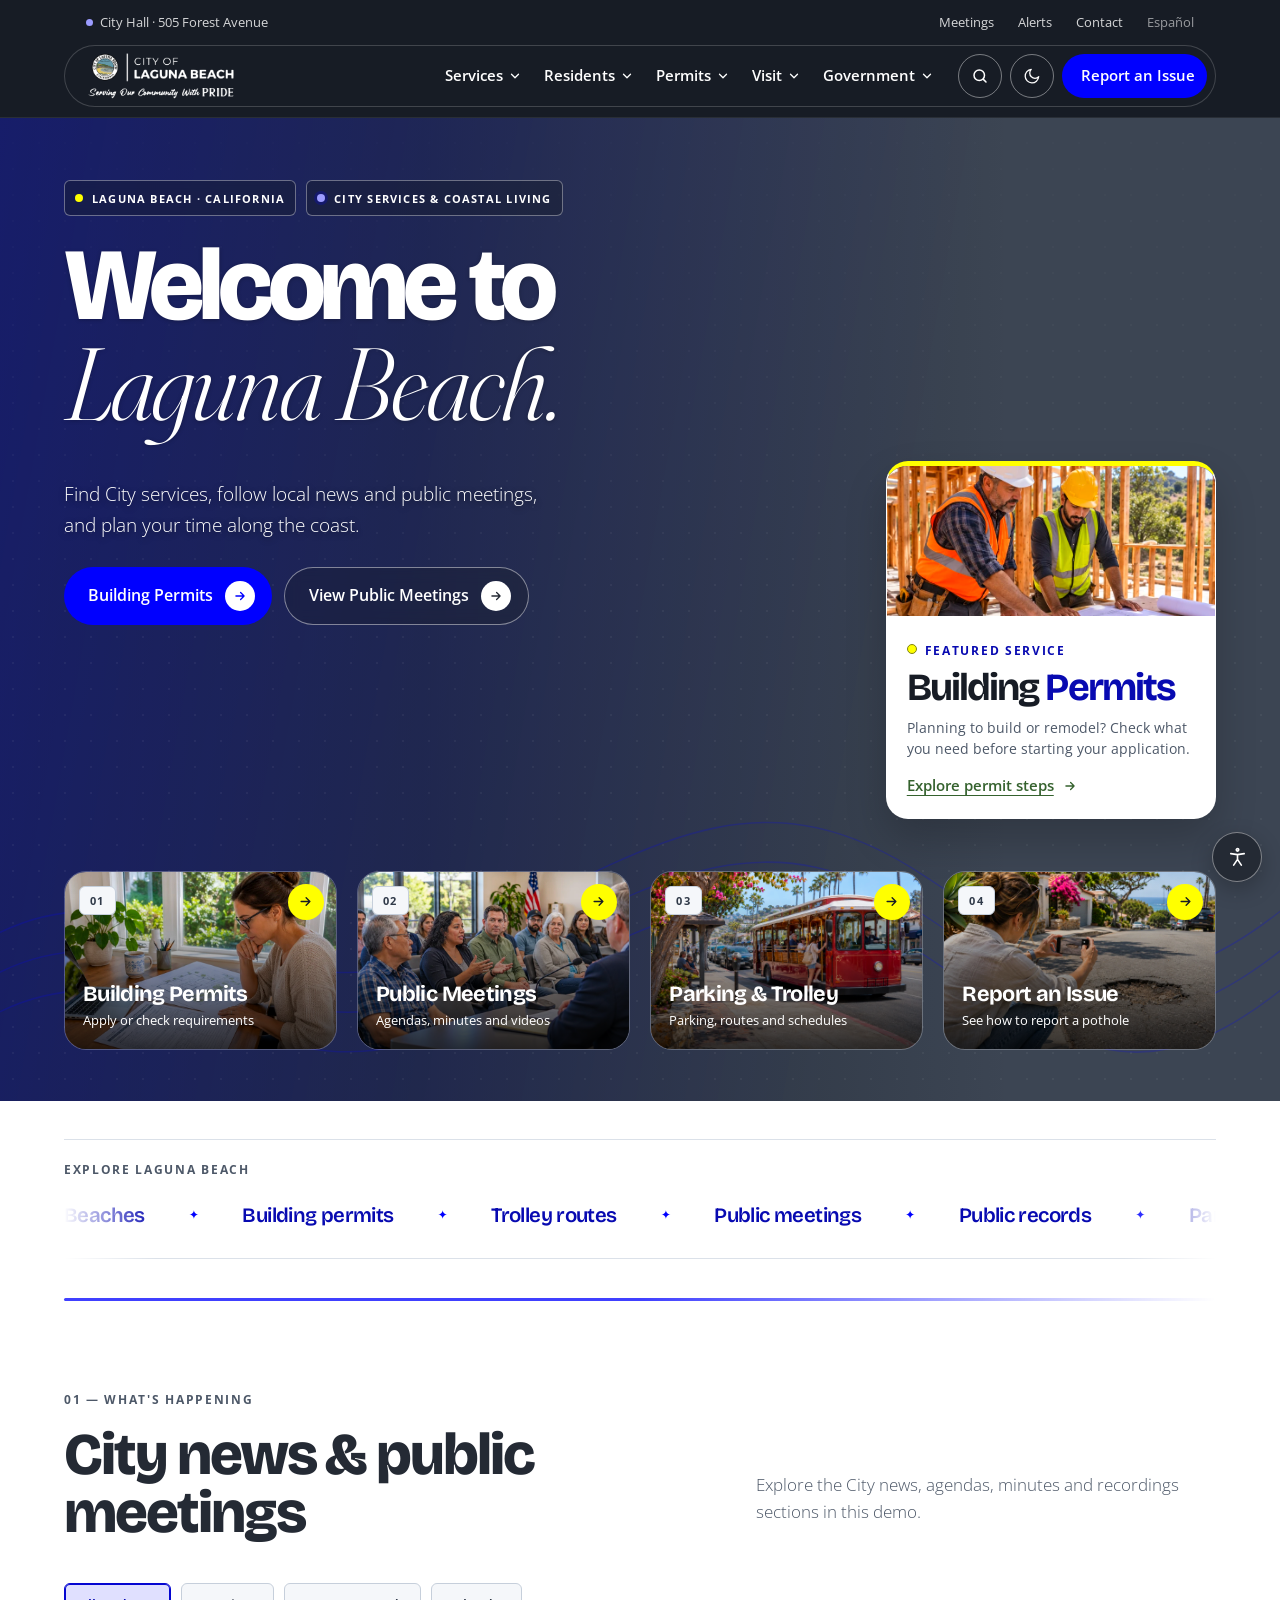
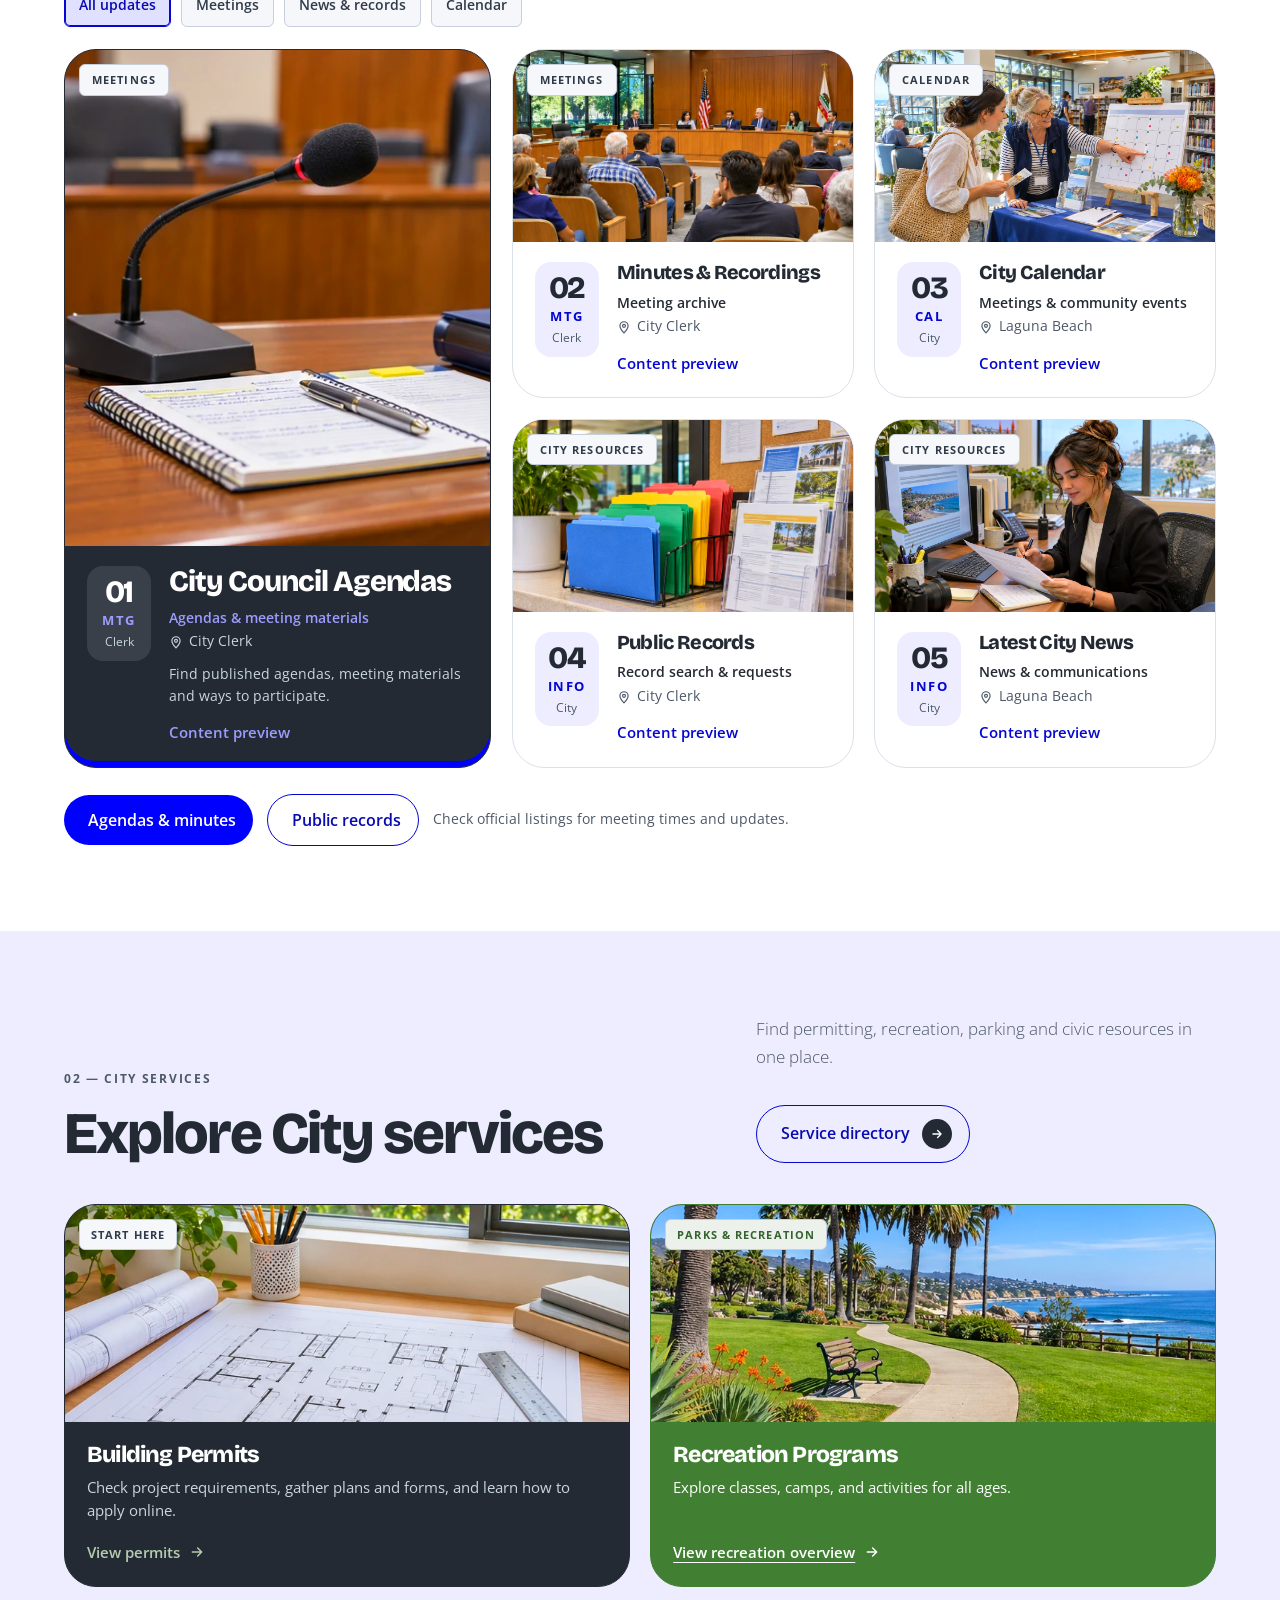
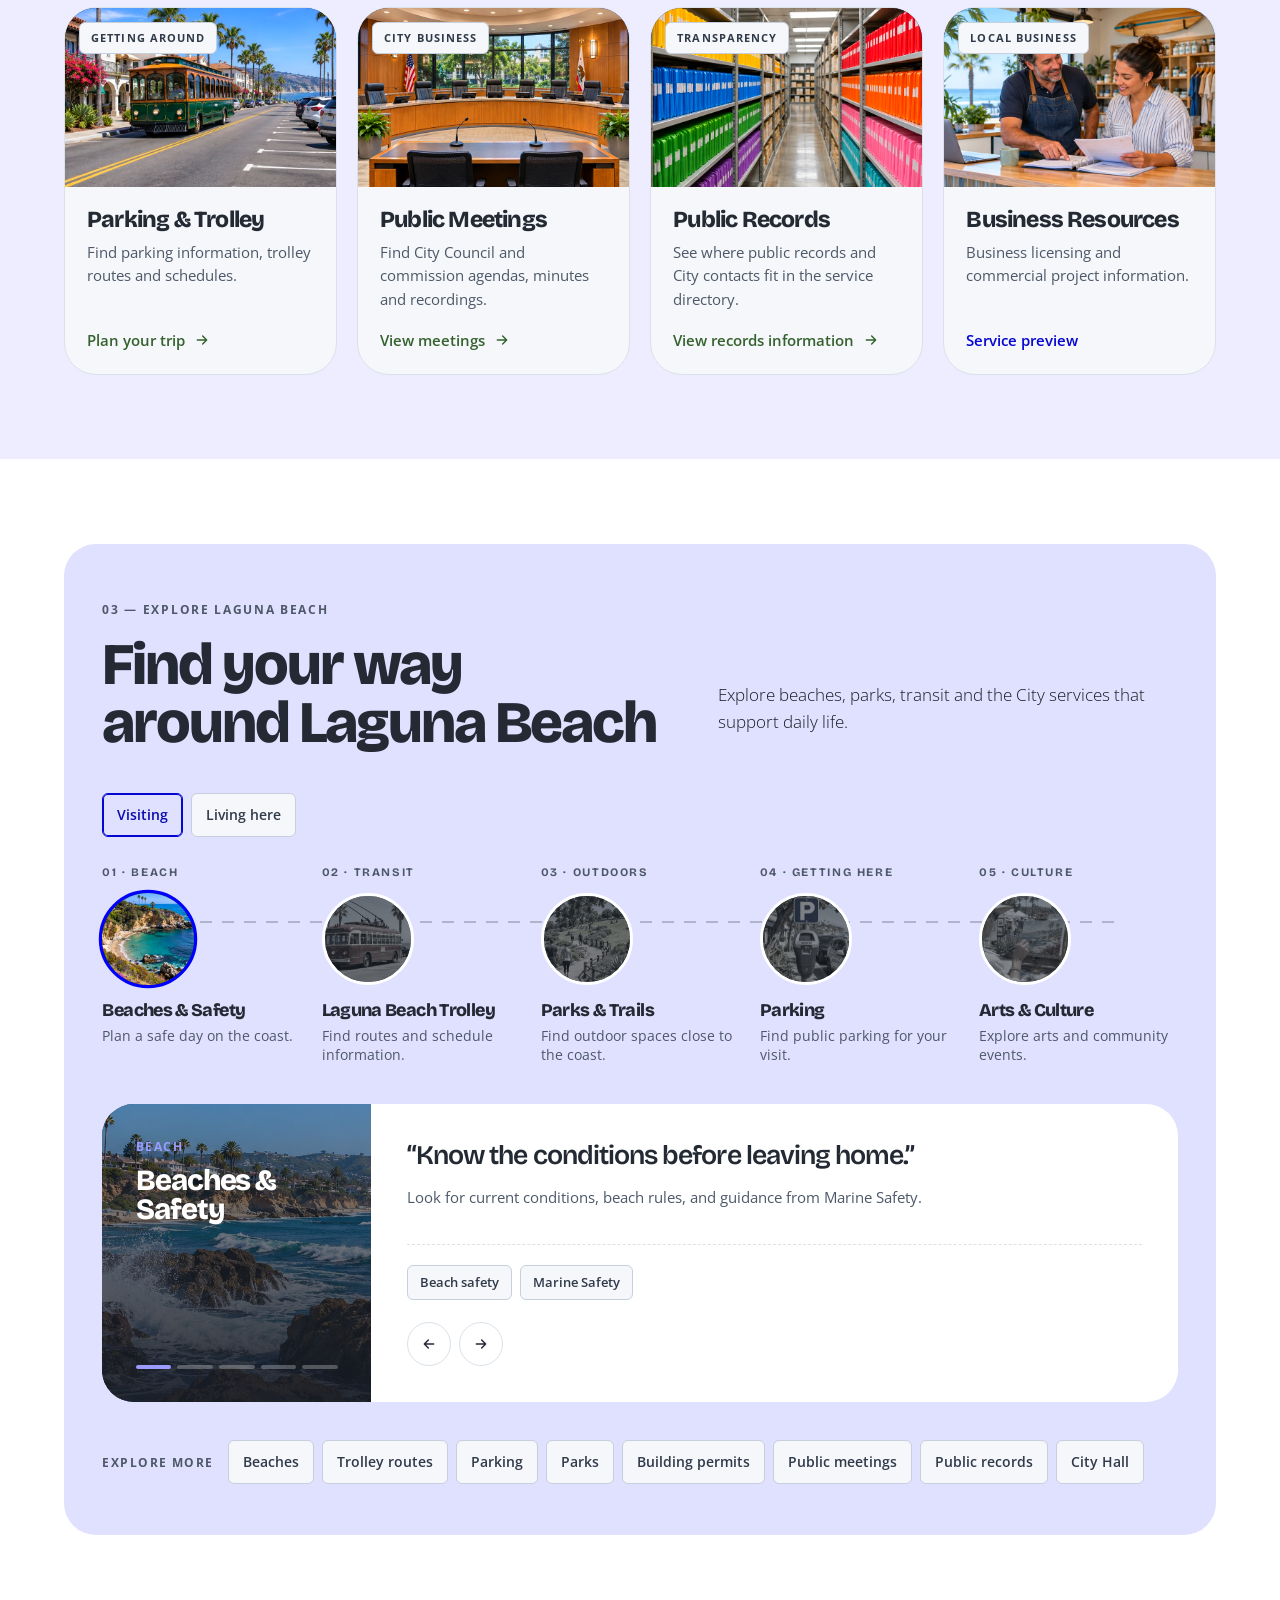
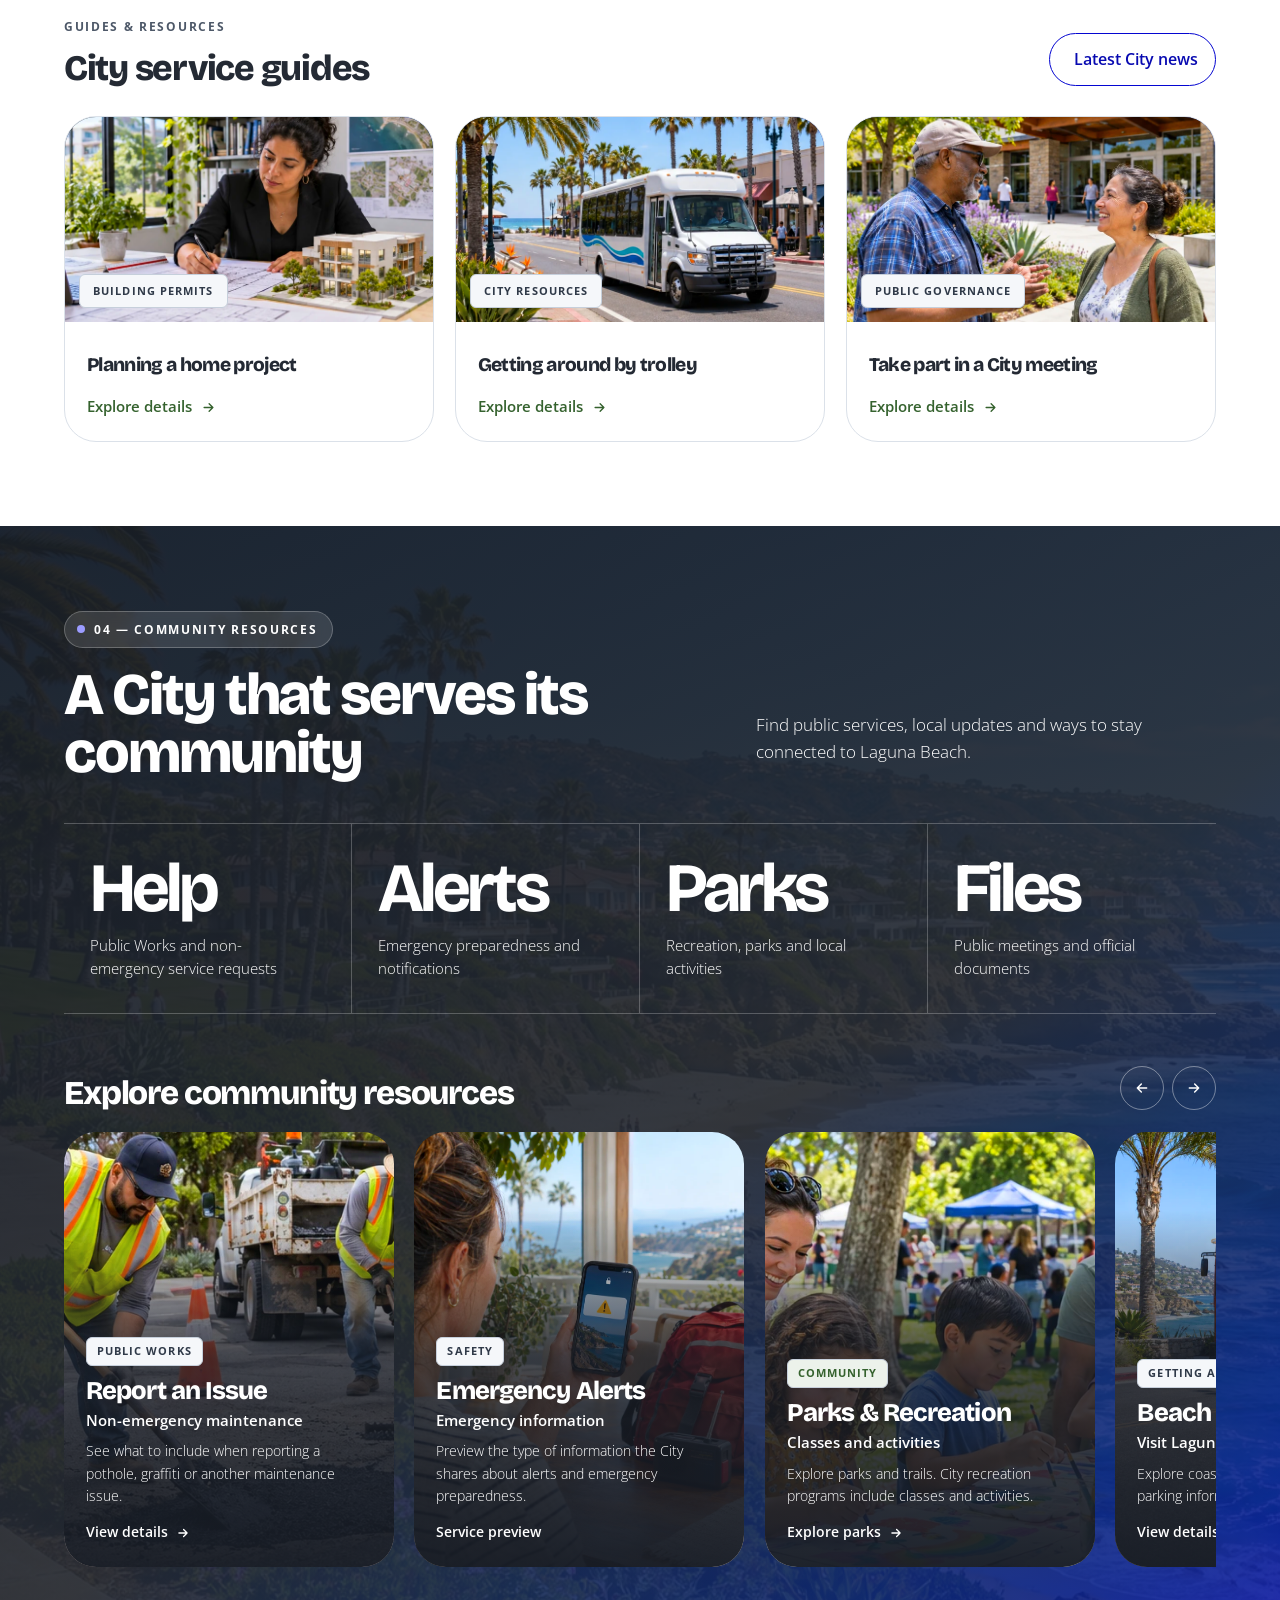
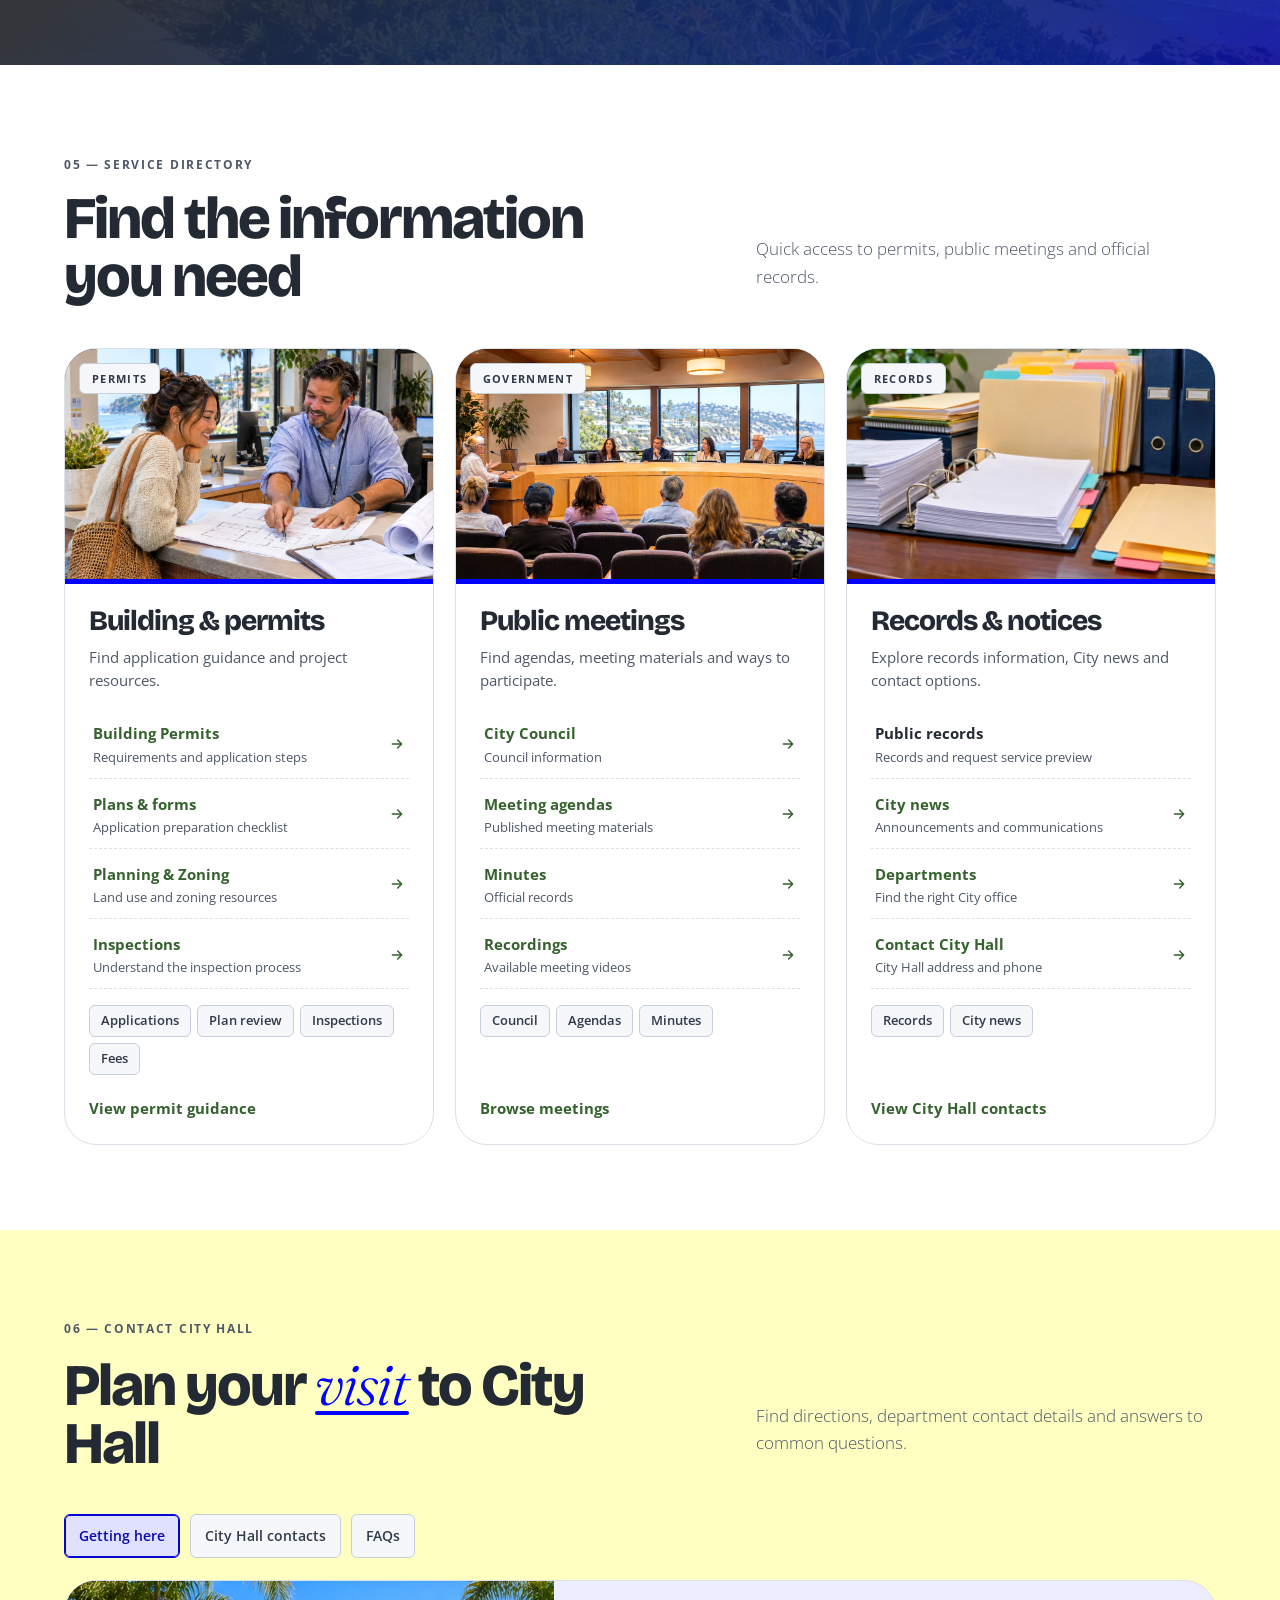
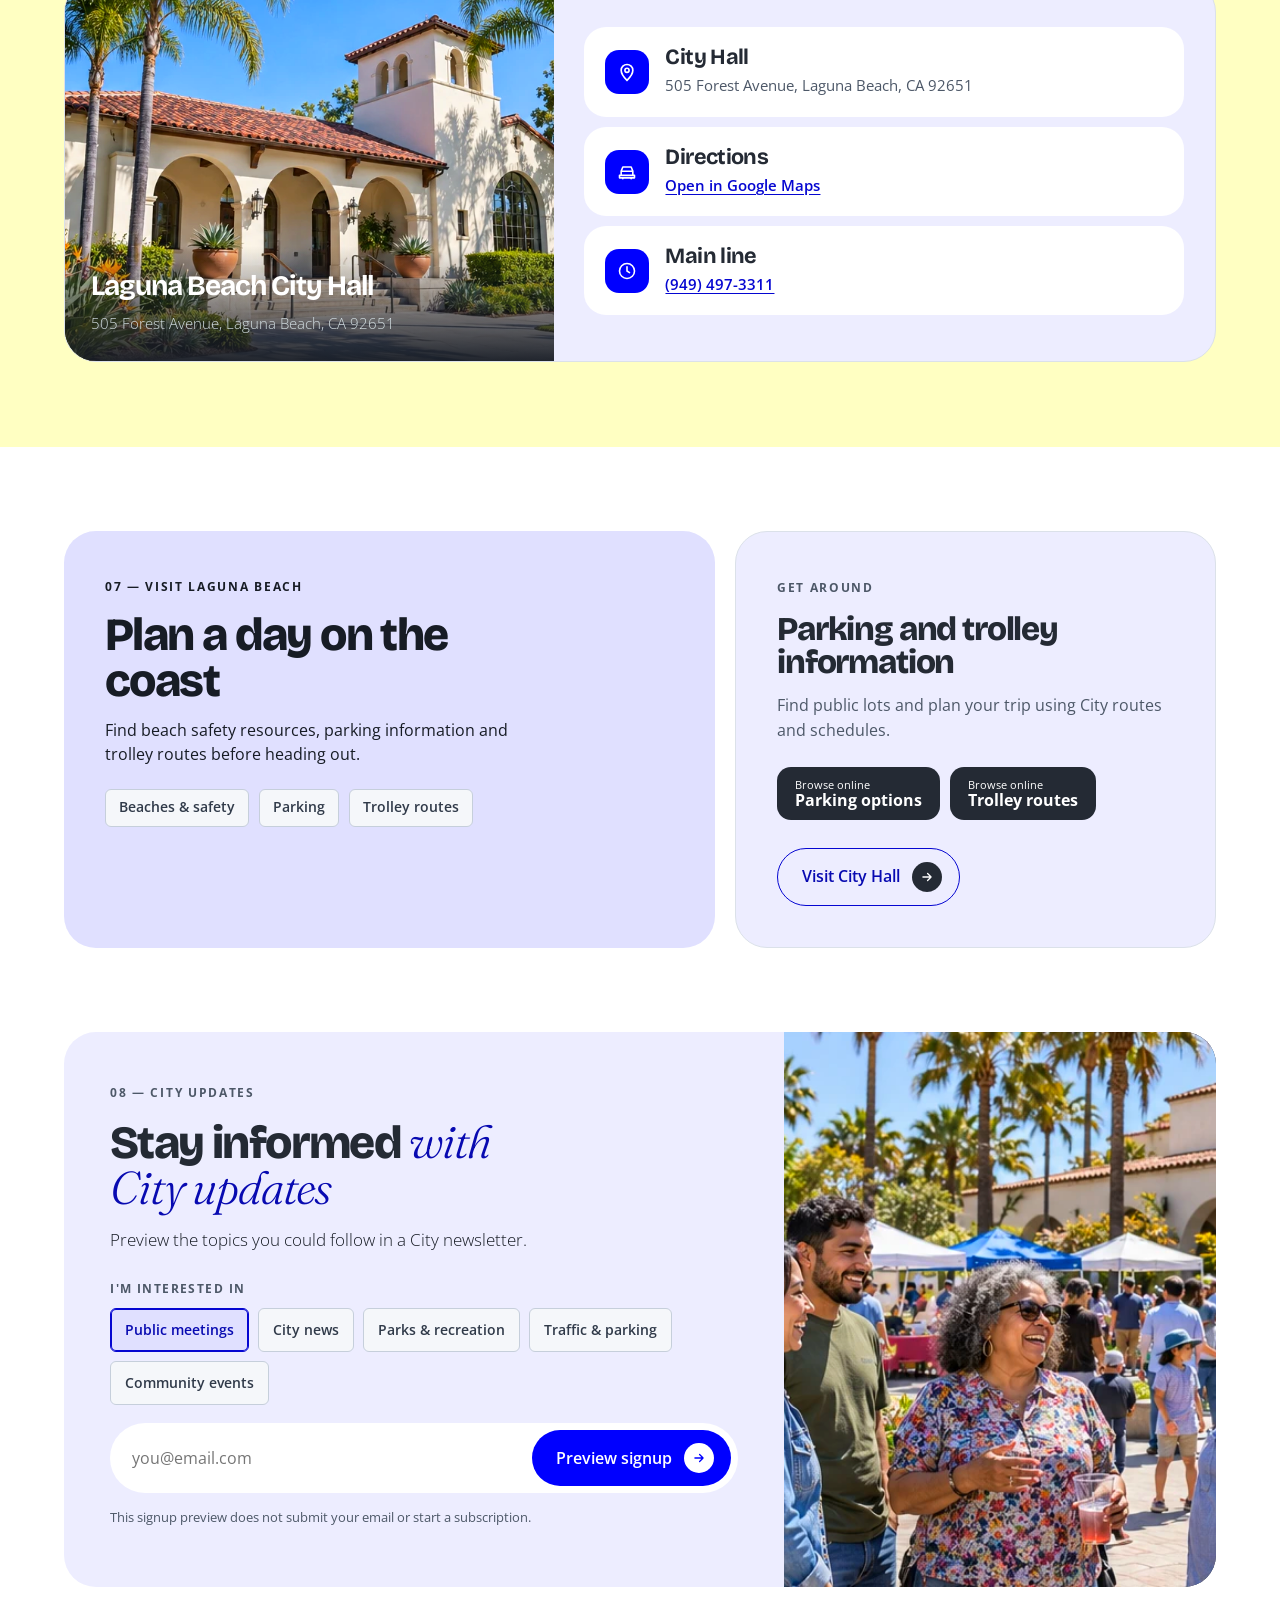
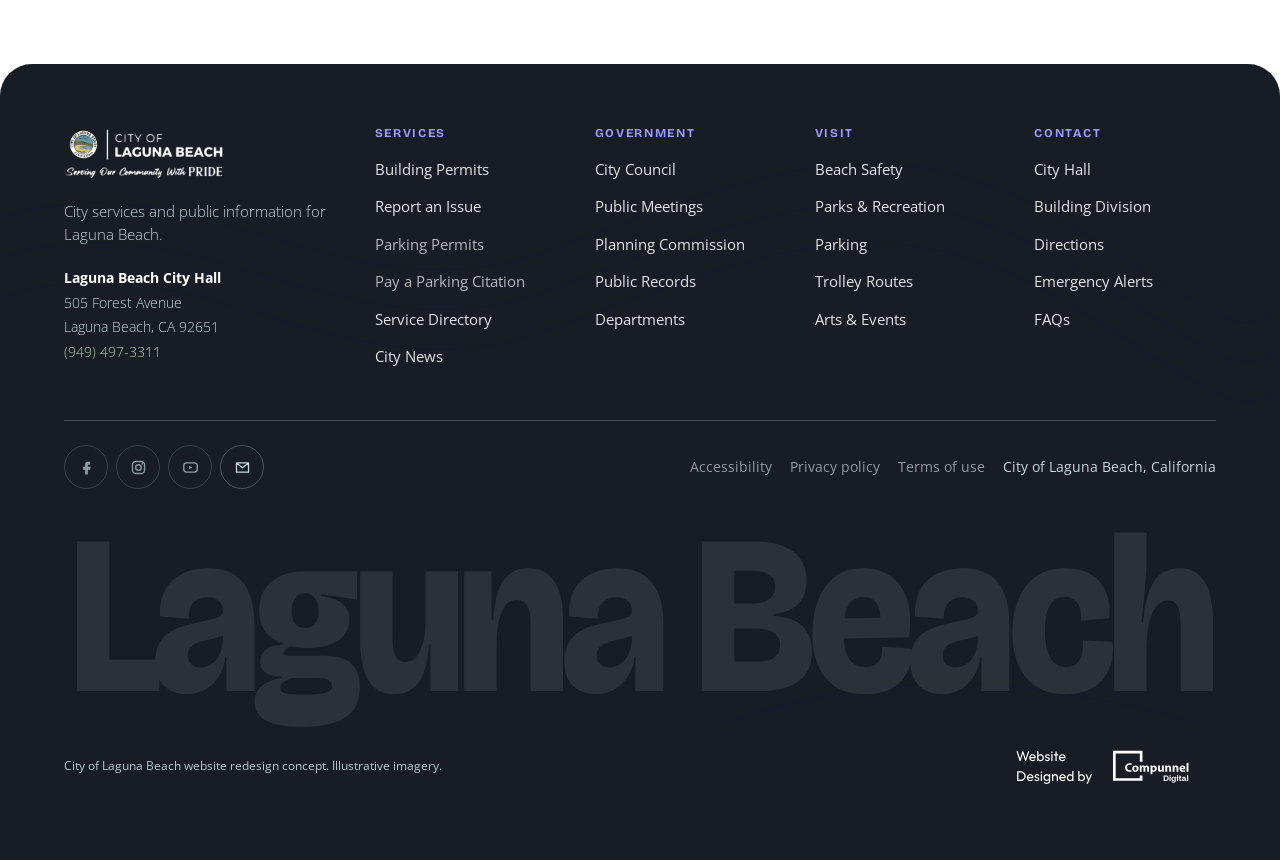
<file: index.html>
<!doctype html>
<html lang="en">
<head>
<meta charset="utf-8">
<meta content="width=device-width, initial-scale=1" name="viewport">
<title>City of Laguna Beach | Services, Meetings &amp; Visiting</title>
<meta content="Find City of Laguna Beach services, building permits, public meetings, parks, parking and trolley information." name="description">
<link href="https://fonts.googleapis.com" rel="preconnect">
<link crossorigin="" href="https://fonts.gstatic.com" rel="preconnect">
<link href="https://fonts.googleapis.com/css2?family=Bricolage+Grotesque:opsz,wght@12..96,400..800&amp;family=Fraunces:ital,opsz,wght@1,9..144,300..600&amp;family=Open+Sans:wght@300;400;600;700&amp;display=swap" rel="stylesheet">
<style>

:root{
  --white:#fff;

  --text:var(--charcoal);
  --line:rgba(36,42,52,.14);
  --line-lt:rgba(255,255,255,.24);
  --r-lg:32px; --r-md:22px; --r-sm:14px;
  --display:'Bricolage Grotesque',system-ui,sans-serif;
  --accent-font:'Fraunces',Georgia,serif;
  --body:'Open Sans',system-ui,-apple-system,sans-serif;
  --pad:clamp(16px,5vw,72px); --gap:clamp(14px,1.6vw,22px);
  --navh:78px;
  --ease:cubic-bezier(.2,.8,.3,1);
}
*{box-sizing:border-box}
html{scroll-behavior:smooth;scroll-padding-top:110px}
body{margin:0;background:var(--white);color:var(--text);font-family:var(--body);font-size:16.5px;line-height:1.6;-webkit-font-smoothing:antialiased;overflow-x:hidden}
img{max-width:100%;display:block}
a{color:inherit;text-decoration:none}
button{font:inherit;color:inherit;border:0;background:none;cursor:pointer}
input,select{font:inherit}
:focus-visible{outline:3px solid var(--orange-lt);outline-offset:3px;border-radius:6px}
.skip{position:absolute;left:12px;top:-60px;z-index:200;background:#fff;color:var(--navy);padding:10px 16px;border-radius:999px;font-weight:700}
.skip:focus{top:12px}
.sr-only{position:absolute;width:1px;height:1px;padding:0;margin:-1px;overflow:hidden;clip:rect(0,0,0,0);white-space:nowrap;border:0}
.wrap{max-width:1360px;margin:0 auto;padding-inline:var(--pad)}
h1,h2,h3,h4{font-family:var(--display);font-weight:800;letter-spacing:-.035em;line-height:.99;margin:0;color:var(--navy)}
.it{font-family:var(--accent-font);font-style:italic;font-weight:300;letter-spacing:-.02em}
.lede{font-size:clamp(16px,1.3vw,19px);color:var(--slate-d);max-width:56ch;line-height:1.65;font-weight:300}
.n{font-size:12px;font-weight:700;letter-spacing:.14em;text-transform:uppercase;color:var(--slate-d)}
.eyebrow{display:inline-flex;align-items:center;gap:9px;font-size:12px;font-weight:700;letter-spacing:.14em;text-transform:uppercase;
  padding:8px 15px 8px 12px;border-radius:999px;border:1px solid var(--line);background:var(--ivory);color:var(--navy)}
.eyebrow::before{content:"";width:8px;height:8px;border-radius:50%;background:var(--brick)}
.on-dark .eyebrow{border-color:var(--line-lt);background:rgba(255,255,255,.12);color:#fff;backdrop-filter:blur(6px)}
.on-dark .eyebrow::before{background:var(--orange-lt)}
.on-dark h1,.on-dark h2,.on-dark h3,.on-dark h4{color:#fff}
.on-dark .lede{color:#D3DEE2}
.on-dark .n{color:rgba(255,255,255,.75)}

.ph{position:relative;overflow:hidden;background:linear-gradient(135deg,var(--navy),var(--teal))}
.ph img{position:absolute;inset:0;width:100%;height:100%;object-fit:cover}


.btn{display:inline-flex;align-items:center;gap:12px;padding:13px 17px 13px 24px;border-radius:999px;font-weight:600;font-size:15.5px;
  background:var(--blue);color:#fff;transition:transform .28s var(--ease),background .28s;min-height:48px}
.btn .dot{width:30px;height:30px;border-radius:50%;background:var(--navy);color:#fff;display:grid;place-items:center;transition:transform .28s var(--ease);flex:none}
.btn:hover{transform:translateY(-2px);background:var(--orange-dd)}
.btn--navy{background:var(--navy)}.btn--navy .dot{background:var(--orange)}.btn--navy:hover{background:var(--navy-l)}
.btn:hover .dot{transform:translateX(3px) rotate(45deg)}
.btn--ghost{background:transparent;color:var(--navy);border:1.5px solid var(--line)}
.btn--ghost .dot{background:var(--navy);color:#fff}
.btn--ghost:hover{background:var(--ivory)}
.btn--white{background:#fff;color:var(--navy)}
.btn--white .dot{background:var(--orange);color:#fff}
.btn--white:hover{background:var(--ivory)}
.btn--glass{background:rgba(255,255,255,.14);color:#fff;border:1.5px solid rgba(255,255,255,.45);backdrop-filter:blur(8px)}
.btn--glass .dot{background:#fff;color:var(--navy)}
.btn--glass:hover{background:rgba(255,255,255,.26)}
.btn--ochre{background:var(--blue);color:#fff}
.btn--ochre .dot{background:var(--navy);color:#fff}
.btn--ochre:hover{background:var(--blue-strong)}


#progress{position:fixed;top:0;left:0;height:3px;width:0;z-index:120;background:linear-gradient(90deg,var(--orange-lt),var(--orange));transition:width .12s linear}
.nav{position:fixed;top:0;left:0;right:0;z-index:80;padding:8px 0 10px;background:#000;border-bottom:1px solid rgba(255,255,255,.08);transition:transform .35s var(--ease),box-shadow .35s}
.nav.solid{box-shadow:0 10px 30px rgba(0,0,0,.35)}
.utility{display:flex;justify-content:flex-end;gap:4px;align-items:center;font-size:13px;color:rgba(255,255,255,.82);padding:0 12px 8px;
  transition:opacity .3s,max-height .3s;max-height:40px;overflow:hidden}
.utility a{padding:4px 10px;border-radius:99px}
.utility a[href]:hover{background:rgba(255,255,255,.14);color:#fff}
.utility .open{display:inline-flex;align-items:center;gap:7px;margin-right:auto;padding-left:10px}
.utility .open i{width:7px;height:7px;border-radius:50%;background:var(--sage)}
.utility .open.closed i{background:var(--rose)}
.nav.solid .utility{opacity:0;max-height:0;padding-bottom:0}
.nav-inner{position:relative;display:flex;align-items:center;gap:14px;border-radius:999px;padding:6px 8px 6px 22px;
  background:#000;border:1px solid rgba(255,255,255,.18);
  transition:background .35s,border-color .35s,box-shadow .35s}
.nav.solid .nav-inner,.nav.menu-open .nav-inner{background:#000;border-color:rgba(255,255,255,.14)}
.brand{display:flex;align-items:center;flex:none}
.brand img{height:48px;width:auto}
.nav-links{display:flex;gap:2px;margin-left:auto;list-style:none;padding:0;margin-block:0}
.nav-links>li>a:hover{background:rgba(255,255,255,.14);color:#fff}
.nav-links>li>button,.nav-links>li>a{display:inline-flex;align-items:center;gap:6px;padding:10px 14px;border-radius:999px;font-size:14.5px;font-weight:600;color:rgba(255,255,255,.92);transition:background .2s,color .2s}
.nav-links>li>button svg{transition:transform .25s}
.nav-links>li>button:hover,.nav-links>li>button[aria-expanded="true"]{background:rgba(255,255,255,.16);color:#fff}
.nav-links>li>button[aria-expanded="true"] svg{transform:rotate(180deg)}
.nav-cta{display:flex;gap:8px;align-items:center}
.icon-btn{width:44px;height:44px;border-radius:50%;border:1px solid rgba(255,255,255,.42);display:grid;place-items:center;color:#fff;transition:all .25s;flex:none}
.icon-btn:hover{background:rgba(255,255,255,.2)}
.nav .btn{padding:10px 12px 10px 19px;font-size:14.5px;background:var(--orange);color:#fff;min-height:44px}
.nav .btn .dot{width:26px;height:26px}
.nav .btn:hover{background:var(--orange-d)}
.burger{display:none}

.mega{position:absolute;left:0;right:0;top:calc(100% + 10px);border-radius:var(--r-lg);background:#fff;color:var(--charcoal);
  box-shadow:0 30px 70px -20px rgba(23,28,37,.45);padding:clamp(20px,2.4vw,32px);display:grid;grid-template-columns:1.3fr .7fr;gap:28px;
  opacity:0;visibility:hidden;transform:translateY(-8px);transition:opacity .25s,transform .25s var(--ease),visibility .25s}
.mega.open{opacity:1;visibility:visible;transform:none}
.mega h3{font-size:13px;letter-spacing:.14em;text-transform:uppercase;font-family:var(--body);font-weight:700;color:var(--orange-d);margin-bottom:14px}
.mega ul{list-style:none;padding:0;margin:0;display:grid;grid-template-columns:1fr 1fr;gap:4px 18px}
.mega li a{display:flex;align-items:center;justify-content:space-between;gap:10px;padding:11px 14px;border-radius:14px;font-weight:600;font-size:15px;color:var(--navy);transition:background .2s,transform .2s}
.mega li a:hover{background:var(--orange-wash);transform:translateX(3px)}
.mega li a span{font-weight:400;font-size:12.5px;color:var(--slate-d)}
.mega-feature{position:relative;border-radius:var(--r-md);overflow:hidden;min-height:220px;display:flex;align-items:flex-end;isolation:isolate;color:#fff}
.mega-feature img{position:absolute;inset:0;width:100%;height:100%;object-fit:cover;z-index:-2}
.mega-feature::after{content:"";position:absolute;inset:0;z-index:-1;background:linear-gradient(180deg,rgba(23,28,37,0) 30%,rgba(23,28,37,.92))}
.mega-feature div{padding:20px}
.mega-feature b{display:block;font-family:var(--display);font-size:22px;letter-spacing:-.03em;line-height:1.05}
.mega-feature small{display:block;margin-top:6px;font-size:13.5px;color:#D3DEE2}
@media(max-width:1080px){.nav-links{display:none}.burger{display:grid;margin-left:auto}}
@media(max-width:600px){.nav .btn span{display:none}.nav .btn{padding:9px}.brand img{height:38px}.utility{display:none}.nav-inner{padding-left:16px;gap:8px}.icon-btn{width:42px;height:42px}}


.drawer{position:fixed;inset:0;z-index:90;background:var(--navy-d);color:#fff;padding:calc(var(--navh) + 30px) var(--pad) 40px;overflow-y:auto;
  opacity:0;visibility:hidden;transition:opacity .3s,visibility .3s}
.drawer.open{opacity:1;visibility:visible}
.drawer details{border-bottom:1px solid var(--line-lt)}
.drawer summary{list-style:none;display:flex;justify-content:space-between;align-items:center;padding:18px 4px;font-family:var(--display);font-size:24px;font-weight:700;letter-spacing:-.03em;cursor:pointer;min-height:48px}
.drawer summary::-webkit-details-marker{display:none}
.drawer summary svg{transition:transform .25s}
.drawer details[open] summary svg{transform:rotate(45deg)}
.drawer ul{list-style:none;margin:0;padding:0 0 18px;display:grid;gap:2px}
.drawer ul a{display:block;padding:11px 6px;color:#D3DEE2;font-size:16px}
.drawer-links{list-style:none;margin:0;padding:0}
.drawer-links a{display:block;padding:16px 4px;border-bottom:1px solid var(--line-lt);font-family:var(--display);font-size:26px;font-weight:700;letter-spacing:-.03em;color:#fff}
.drawer .drawer-cta{display:flex;gap:10px;flex-wrap:wrap;margin-top:28px}


.topshell{position:relative;isolation:isolate;padding-top:calc(var(--navh) + clamp(64px,8vw,120px));padding-bottom:clamp(30px,4vw,54px);overflow:hidden;background:var(--navy-d)}
.topshell-bg{position:absolute;inset:0;z-index:-2}
.topshell-bg video,.topshell-bg img{position:absolute;inset:0;width:100%;height:100%;object-fit:cover;object-position:center 55%}
.topshell-bg img{z-index:0}.topshell-bg video{z-index:1}
.motion-btn{display:inline-flex;align-items:center;gap:9px;margin-top:16px;padding:9px 16px 9px 13px;border-radius:999px;font-size:13.5px;font-weight:600;color:#fff;
  border:1px solid rgba(255,255,255,.35);background:rgba(0,0,0,.28);backdrop-filter:blur(6px);-webkit-backdrop-filter:blur(6px);min-height:40px;transition:background .2s}
.motion-btn:hover{background:rgba(0,0,0,.5)}
.topshell-bg::after{content:"";position:absolute;inset:0;z-index:2}
.topshell-grain{position:absolute;inset:0;z-index:-1;opacity:.3;background-image:radial-gradient(rgba(255,255,255,.16) 1px,transparent 1px);background-size:26px 26px;
  -webkit-mask-image:linear-gradient(180deg,transparent 0%,#000 55%);mask-image:linear-gradient(180deg,transparent 0%,#000 55%)}
.river-art{position:absolute;inset:auto 0 0 0;z-index:-1;width:100%;height:60%;opacity:.5;pointer-events:none}
.river-art path{fill:none;stroke:color-mix(in srgb,var(--blue) 42%,transparent);stroke-width:1.2}
.river-art .draw{stroke-dasharray:2200;stroke-dashoffset:2200;animation:draw 7s cubic-bezier(.4,0,.2,1) .5s forwards}
@keyframes draw{to{stroke-dashoffset:0}}
.hero{position:relative;z-index:4}
.hero h1,.hero .lede{text-shadow:0 2px 18px rgba(23,28,37,.7),0 1px 3px rgba(23,28,37,.5)}
.hero-pills{display:flex;gap:10px;flex-wrap:wrap}
.livepill{display:inline-flex;align-items:center;gap:9px;padding:7px 15px 7px 12px;border-radius:999px;font-size:12px;font-weight:700;letter-spacing:.12em;text-transform:uppercase;
  background:rgb(23 28 37 / .38);border:1px solid rgb(255 255 255 / .55);color:#fff}
.livepill i{width:8px;height:8px;border-radius:50%;background:var(--orange-lt);box-shadow:0 0 0 0 color-mix(in srgb,var(--blue) 70%,transparent);animation:pulse 2.2s infinite}
@keyframes pulse{70%{box-shadow:0 0 0 9px transparent}100%{box-shadow:0 0 0 0 transparent}}
.hero h1{font-size:clamp(46px,8vw,128px);letter-spacing:-.05em;margin:22px 0 0;max-width:13ch;color:#fff;line-height:.94}
.hero h1 .it{color:var(--orange-lt);display:inline-block;padding-right:.08em}
.hero-grid{display:grid;grid-template-columns:1.4fr .6fr;gap:clamp(24px,4vw,60px);align-items:end;margin-top:26px}
.hero .lede{color:#E2E9EC;font-size:clamp(17px,1.45vw,21px);max-width:46ch}
.hero-actions{display:flex;gap:12px;flex-wrap:wrap;margin-top:28px}
.hero-side{border:1px solid rgba(255,255,255,.16);border-radius:var(--r-md);background:#000;overflow:hidden;color:#fff;box-shadow:0 30px 60px -24px rgba(0,0,0,.7)}
.hero-side .ph{height:150px}
.hero-side .ph img{object-position:center 35%}
.hero-side .in{padding:20px}
.hero-side .n{color:var(--orange-lt)}
.hero-side .k{font-family:var(--display);font-weight:700;font-size:clamp(28px,2.8vw,40px);line-height:1;letter-spacing:-.05em;margin-top:6px}
.hero-side .k span{color:var(--orange-lt)}
.hero-side p{margin:10px 0 0;font-size:14px;color:#C9CDD0;line-height:1.55;font-weight:300}
.hero-side a{display:inline-flex;gap:9px;align-items:center;margin-top:14px;font-weight:600;font-size:14.5px;color:var(--orange-lt)}
.hero-side a:hover{text-decoration:underline;text-underline-offset:4px}
.float-pill{position:absolute;z-index:5;display:inline-flex;align-items:center;gap:8px;padding:10px 16px;border-radius:999px;font-size:13.5px;color:#fff;
  background:rgba(29,34,43,.55);border:1px solid rgba(255,255,255,.3);backdrop-filter:blur(10px);-webkit-backdrop-filter:blur(10px);animation:drift 9s ease-in-out infinite}
.float-pill b{font-family:var(--display);font-size:16px;letter-spacing:-.02em}
.float-pill i{width:7px;height:7px;border-radius:50%;background:var(--orange-lt)}
.fp1{right:clamp(16px,6vw,96px);top:calc(var(--navh) + 110px)}
@keyframes drift{0%,100%{transform:translateY(0)}50%{transform:translateY(-8px)}}

.quick{display:grid;grid-template-columns:repeat(4,1fr);gap:var(--gap);margin-top:clamp(34px,4vw,56px)}
.qcard{position:relative;display:flex;flex-direction:column;justify-content:flex-end;min-height:clamp(150px,14vw,196px);border-radius:var(--r-md);overflow:hidden;isolation:isolate;
  border:1px solid rgba(255,255,255,.26);color:#fff;padding:18px;transition:transform .35s var(--ease),border-color .35s}
.qcard img{position:absolute;inset:0;width:100%;height:100%;object-fit:cover;z-index:-2;transition:transform .7s var(--ease)}
.qcard::after{content:"";position:absolute;inset:0;z-index:-1;background:linear-gradient(180deg,rgba(23,28,37,.08) 15%,rgba(23,28,37,.9) 100%)}
.qcard:hover{transform:translateY(-6px);border-color:color-mix(in srgb,var(--cyan) 90%,transparent)}
.qcard:hover img{transform:scale(1.07)}
.qcard .num{position:absolute;top:14px;left:14px;font-size:11px;font-weight:700;letter-spacing:.12em;padding:5px 10px;border-radius:99px;background:rgba(255,255,255,.92);color:var(--navy)}
.qcard .arrow{position:absolute;top:12px;right:12px;width:36px;height:36px;border-radius:50%;background:var(--orange);display:grid;place-items:center;transition:transform .35s var(--ease)}
.qcard:hover .arrow{transform:rotate(-45deg)}
.qcard b{font-family:var(--display);font-size:clamp(19px,1.7vw,24px);letter-spacing:-.03em;line-height:1.05}
.qcard small{font-size:13px;color:#D3DEE2;margin-top:4px}
@media(max-width:980px){.hero-grid{grid-template-columns:1fr}.quick{grid-template-columns:1fr 1fr}.fp1{display:none}}
@media(max-width:420px){.qcard{min-height:140px;padding:14px}.qcard b{font-size:18px}}


.marquee{border-bottom:1px solid var(--line);padding:4px 0 20px;overflow:hidden;
  -webkit-mask-image:linear-gradient(90deg,transparent,#000 8%,#000 92%,transparent);mask-image:linear-gradient(90deg,transparent,#000 8%,#000 92%,transparent)}
.marquee-label{font-size:12px;letter-spacing:.14em;text-transform:uppercase;font-weight:700;color:var(--slate-d);border-top:1px solid var(--line);padding-top:20px;margin-bottom:10px}
.marquee-track{display:flex;gap:44px;width:max-content;animation:slide 52s linear infinite}
.marquee:hover .marquee-track{animation-play-state:paused}
.marquee-track .mq{font-family:var(--display);font-size:clamp(17px,1.6vw,22px);font-weight:600;letter-spacing:-.03em;color:var(--teal-d);white-space:nowrap;display:inline-flex;align-items:center;gap:44px;padding:6px 0;transition:color .2s}
.marquee-track .mq::after{content:"✦";font-size:.6em;color:var(--orange)}
.marquee-track .mq:hover,.marquee-track .mq:focus-visible{color:var(--orange-d)}
.marquee-track .mq span{background:linear-gradient(currentColor,currentColor) 0 100%/0 2px no-repeat;transition:background-size .35s var(--ease)}
.marquee-track .mq:hover span,.marquee-track .mq:focus-visible span{background-size:100% 2px}
.marquee:focus-within .marquee-track{animation-play-state:paused}

.mq-pop{position:fixed;z-index:95;left:0;top:0;width:236px;height:88px;border-radius:999px;overflow:hidden;pointer-events:none;
  border:3px solid #fff;box-shadow:0 22px 44px -16px rgba(23,28,37,.55),0 0 0 1px color-mix(in srgb,var(--cyan) 35%,transparent);background:var(--navy);
  opacity:0;transform:translate(-50%,-100%) translateY(6px) scale(.86);transform-origin:50% 100%;transition:opacity .22s,transform .3s var(--ease)}
.mq-pop.show{opacity:1;transform:translate(-50%,-100%) translateY(-12px) scale(1)}
.mq-pop img{width:100%;height:100%;object-fit:cover}
.mq-pop b{position:absolute;right:8px;top:50%;transform:translateY(-50%);width:36px;height:36px;border-radius:50%;background:var(--orange);color:#fff;display:grid;place-items:center}
.mq-pop::after{content:"";position:absolute;inset:0;background:linear-gradient(90deg,transparent 55%,rgba(23,28,37,.45))}
@media (hover:none){.mq-pop{display:none}}
@keyframes slide{to{transform:translateX(-50%)}}
.rule{height:3px;border-radius:9px;background:linear-gradient(90deg,var(--orange),var(--ochre) 50%,transparent);margin-top:clamp(28px,3vw,48px);opacity:.75}

.sec{padding:clamp(52px,6.6vw,110px) 0}
.sec-head{display:flex;justify-content:space-between;align-items:flex-end;gap:24px;flex-wrap:wrap;margin-bottom:clamp(26px,3.2vw,48px)}
.sec-head h2{font-size:clamp(34px,4.6vw,70px);max-width:15ch;margin-top:14px}
.sec-head h2 .it{color:var(--brick)}
.u{position:relative;display:inline-block}
.u::after{content:"";position:absolute;left:0;right:0;bottom:-.04em;height:.07em;border-radius:9px;background:linear-gradient(90deg,var(--orange),var(--ochre));transform:scaleX(0);transform-origin:left;transition:transform 1s var(--ease) .3s}
.in-view .u::after,.no-js .u::after{transform:scaleX(1)}
.sec-head .lede{margin-top:0}
.head-r{display:flex;flex-direction:column;align-items:flex-start;gap:18px;max-width:46ch}


.bg-ivory{background:var(--ivory)}
.filters{display:flex;gap:10px;flex-wrap:wrap;margin-bottom:22px}
.path{padding:11px 20px;border-radius:999px;border:1.5px solid var(--line);font-weight:600;font-size:15px;color:var(--charcoal);background:#fff;min-height:44px;
  transition:all .25s var(--ease)}
.path:hover{border-color:var(--brick);color:var(--brick-d);transform:translateY(-2px)}
.path[aria-pressed="true"]{background:var(--orange-d);border-color:var(--orange-d);color:#fff}
.events{display:grid;grid-template-columns:1.25fr 1fr 1fr;grid-auto-rows:auto;gap:var(--gap)}
.ev{border-radius:var(--r-lg);border:1px solid var(--line);background:#fff;overflow:hidden;display:flex;flex-direction:column;transition:transform .3s var(--ease),box-shadow .3s}
.ev .thumb{height:clamp(170px,15vw,210px)}
.ev .thumb img{transition:transform .7s var(--ease)}
.ev .kind{position:absolute;z-index:3;left:14px;top:14px;padding:6px 12px;border-radius:99px;font-size:11px;font-weight:700;letter-spacing:.1em;text-transform:uppercase;background:#fff;color:var(--navy)}
.ev .kind.rec{background:var(--teal);color:#fff}
.ev .kind.ongo{background:var(--ochre);color:var(--navy-dd)}
.ev .body{padding:20px 22px 22px;display:flex;gap:18px;flex:1}
.date{flex:none;width:64px;text-align:center;border-radius:16px;background:var(--orange-wash);padding:10px 4px 9px;align-self:flex-start}
.date .d{display:block;font-family:var(--display);font-weight:800;font-size:31px;line-height:1;letter-spacing:-.04em;color:var(--navy)}
.date .m{display:block;font-size:12.5px;font-weight:700;letter-spacing:.12em;text-transform:uppercase;color:var(--brick-d);margin-top:4px}
.date .w{display:block;font-size:11.5px;color:var(--slate-d);margin-top:2px}
.ev .meta{display:flex;flex-direction:column;flex:1;min-width:0}
.ev h3{font-size:clamp(19px,1.55vw,23px);line-height:1.1}
.ev .when{font-size:14px;font-weight:600;color:var(--navy);margin-top:8px}
.ev .where{display:flex;gap:6px;align-items:center;font-size:13.5px;color:var(--slate-d);margin-top:2px}
.ev p{font-size:14px;color:var(--slate-d);margin:10px 0 0;font-weight:400}
.ev .go{margin-top:auto;padding-top:14px;font-weight:600;font-size:14.5px;display:inline-flex;gap:9px;align-items:center;color:var(--brick-d)}
.ev .go svg{transition:transform .3s}
.ev.feature{grid-row:span 2;background:var(--navy);border-color:var(--navy);box-shadow:inset 0 -6px 0 var(--orange)}
.ev.feature .thumb{height:auto;flex:1;min-height:clamp(220px,22vw,320px)}
.ev.feature .body{flex:0 0 auto}
.ev.feature h3{color:#fff;font-size:clamp(24px,2.3vw,34px)}
.ev.feature .when{color:var(--orange-lt)}
.ev.feature .where,.ev.feature p{color:#C9D6DB}
.ev.feature .go{color:var(--orange-lt)}
.ev.feature .date{background:rgba(255,255,255,.1)}
.ev.feature .date .d{color:#fff}.ev.feature .date .m{color:var(--orange-lt)}.ev.feature .date .w{color:#C9D6DB}
.events-empty{grid-column:1/-1;padding:40px;border-radius:var(--r-lg);border:1.5px dashed var(--line);text-align:center;color:var(--slate-d)}
.events-foot{display:flex;gap:14px;align-items:center;flex-wrap:wrap;margin-top:26px}
.events-foot small{color:var(--slate-d);font-size:13.5px}
@media(max-width:1080px){.events{grid-template-columns:1fr 1fr}.ev.feature{grid-row:auto;grid-column:1/-1}}
@media(max-width:680px){.events{grid-template-columns:1fr}}


.inits{display:grid;grid-template-columns:repeat(12,1fr);gap:var(--gap)}
.init{grid-column:span 3;border-radius:var(--r-lg);overflow:hidden;background:var(--ivory);border:1px solid var(--line);display:flex;flex-direction:column;
  min-height:250px;transition:transform .3s var(--ease),box-shadow .3s}
.init[href]:hover{transform:translateY(-6px);box-shadow:0 20px 44px -24px rgba(23,28,37,.55)}
.init.wide{grid-column:span 6}
.init .pic{height:clamp(160px,14vw,200px)}
.init.wide .pic{height:clamp(190px,17vw,250px)}
.init .pic img{transition:transform .7s var(--ease)}
.init[href]:hover .pic img{transform:scale(1.06)}
.init .pic .tag{position:absolute;z-index:2;left:14px;top:14px;font-size:11px;font-weight:700;letter-spacing:.1em;text-transform:uppercase;padding:6px 11px;border-radius:99px;color:#fff;background:var(--navy)}
.init .in{padding:22px;display:flex;flex-direction:column;flex:1}
.init h3{font-size:clamp(20px,1.8vw,27px)}
.init p{font-size:14.5px;color:var(--slate-d);margin:9px 0 0;font-weight:400}
.init .go{display:inline-flex;align-items:center;gap:9px;margin-top:auto;padding-top:18px;font-weight:600;font-size:14.5px;color:var(--brick-d)}
.init .go svg{transition:transform .3s}
.init[href]:hover .go svg{transform:translateX(5px)}
.init.feature{background:var(--navy);border-color:var(--navy)}
.init.feature h3{color:#fff}.init.feature p{color:#C9D6DB}.init.feature .go{color:var(--orange-lt)}
.init.feature .pic .tag{background:var(--orange);color:#fff}
.init.accent{background:var(--brick);border-color:var(--brick)}
.init.accent h3{color:#fff}.init.accent p{color:#e3e8ef}.init.accent .go{color:#fff}
.init.accent .pic .tag{background:#fff;color:var(--brick-d)}
.init .pic .tag.teal{background:var(--teal)}
.init .pic .tag.rose{background:var(--rose);color:var(--navy-dd)}
@media(max-width:1080px){.init{grid-column:span 6}.init.wide{grid-column:span 6}}
@media(max-width:680px){.init,.init.wide{grid-column:1/-1}}


.evidence{background:var(--ochre-lt);border-radius:var(--r-lg);padding:clamp(30px,4vw,64px) clamp(18px,3vw,48px)}
.evidence .sec-head h2 .it{color:var(--teal-d)}
.daytabs{display:flex;gap:8px;margin-bottom:26px;flex-wrap:wrap}
.track{position:relative;display:grid;grid-template-columns:repeat(6,1fr);gap:var(--gap);align-items:start}
.track::before{content:"";position:absolute;left:5%;right:5%;top:58px;height:2px;
  background-image:linear-gradient(90deg,rgba(36,42,52,.25) 0 12px,transparent 12px 22px);background-size:22px 2px}
.stage{position:relative;text-align:left;display:flex;flex-direction:column;align-items:flex-start;padding:0;border-radius:18px}
.stage .tick{font-family:var(--display);font-size:11.5px;letter-spacing:.14em;color:var(--slate-d);margin-bottom:12px;display:block;text-transform:uppercase;font-weight:700}
.stage .bulb{width:92px;height:92px;border-radius:50%;overflow:hidden;position:relative;z-index:2;border:3px solid #fff;background:var(--navy);
  transition:all .4s var(--ease);flex:none}
.stage .bulb img{width:100%;height:100%;object-fit:cover;filter:grayscale(.85) var(--photo-filter);opacity:.75;transition:opacity .4s,filter .4s}
.stage .bulb::after{content:"";position:absolute;inset:0;background:rgba(36,42,52,.38);transition:background .4s}
.stage[aria-selected="true"] .bulb{border-color:var(--brick);transform:scale(1.07)}
.stage[aria-selected="true"] .bulb img{opacity:1;filter:var(--photo-filter)}
.stage[aria-selected="true"] .bulb::after{background:transparent}
.stage:hover .bulb{border-color:var(--orange-lt)}
.stage h4{font-size:clamp(17px,1.4vw,21px);margin-top:16px;line-height:1.08}
.stage p{font-size:13.5px;color:var(--slate-d);margin:6px 0 0;font-weight:400;line-height:1.45}
.case{margin-top:clamp(26px,3vw,44px);border-radius:var(--r-lg);overflow:hidden;background:#fff;display:grid;grid-template-columns:.5fr 1.5fr}
.case-tag{position:relative;isolation:isolate;padding:clamp(22px,2.6vw,34px);color:#fff;display:flex;flex-direction:column;justify-content:space-between;gap:20px;min-height:280px}
.case-tag .bg{position:absolute;inset:0;z-index:-2;background:var(--navy)}
.case-tag .bg img{width:100%;height:100%;object-fit:cover;transition:opacity .4s}
.case-tag::after{content:"";position:absolute;inset:0;z-index:-1;background:linear-gradient(180deg,rgba(36,42,52,.35),rgba(23,28,37,.94))}
.case-tag .p{font-size:11.5px;letter-spacing:.14em;text-transform:uppercase;font-weight:700;color:var(--orange-lt)}
.case-tag h3{font-size:clamp(23px,2.3vw,34px);margin-top:10px;color:#fff}
.case-tag .prog{display:flex;gap:6px}
.case-tag .prog i{height:4px;flex:1;border-radius:99px;background:rgba(255,255,255,.26)}
.case-tag .prog i.on{background:var(--orange)}
.case-body{padding:clamp(22px,2.8vw,40px);display:flex;flex-direction:column}
.case-body .quote{font-family:var(--display);font-size:clamp(20px,2.1vw,30px);letter-spacing:-.035em;line-height:1.16;max-width:30ch;color:var(--navy);margin:0;font-weight:600}
.case-body .detail{margin-top:14px;color:var(--slate-d);font-size:15px;max-width:60ch}
.case-body .also{display:flex;gap:8px;flex-wrap:wrap;margin-top:20px;padding-top:20px;border-top:1px dashed var(--line)}
.case-body .also span{font-size:13px;padding:6px 12px;border-radius:99px;background:var(--sage-lt);color:var(--charcoal);font-weight:600}
.case-body .nextprev{display:flex;gap:8px;margin-top:auto;padding-top:22px}
.case-body .nextprev button{width:44px;height:44px;border-radius:50%;border:1.5px solid var(--line);display:grid;place-items:center;color:var(--navy);transition:all .2s}
.case-body .nextprev button:hover{background:var(--navy);color:#fff}
.itins{display:flex;gap:8px;flex-wrap:wrap;align-items:center;margin-top:clamp(26px,3vw,40px)}
.itins .lbl{font-size:12px;letter-spacing:.12em;text-transform:uppercase;font-weight:700;color:var(--slate-d);margin-right:6px}
.chip{padding:9px 16px;border-radius:999px;border:1.5px solid rgba(36,42,52,.2);color:var(--navy);font-size:14px;font-weight:600;background:rgba(255,255,255,.7);transition:all .22s;min-height:40px;display:inline-flex;align-items:center}
.chip:hover{background:var(--orange-d);color:#fff;border-color:var(--orange-d)}
@media(max-width:1080px){.track{grid-template-columns:repeat(3,1fr);row-gap:30px}.track::before{display:none}}
@media(max-width:860px){.case{grid-template-columns:1fr}.case-tag{min-height:220px}}
@media(max-width:560px){.track{grid-template-columns:repeat(2,1fr)}.stage .bulb{width:76px;height:76px}}


.stories-head{display:flex;justify-content:space-between;align-items:flex-end;gap:20px;flex-wrap:wrap;margin:clamp(48px,6vw,84px) 0 clamp(20px,2.4vw,30px)}
.stories-head h3{font-size:clamp(26px,2.8vw,40px)}
.stories-head h3 .it{color:var(--brick)}
.posts{display:grid;grid-template-columns:repeat(3,1fr);gap:var(--gap)}
.post{border-radius:var(--r-lg);border:1px solid var(--line);background:#fff;overflow:hidden;display:flex;flex-direction:column;transition:transform .3s var(--ease)}
.post:hover{transform:translateY(-6px)}
.post .thumb{height:clamp(170px,16vw,210px)}
.post .thumb img{transition:transform .7s var(--ease)}
.post:hover .thumb img{transform:scale(1.06)}
.post .thumb .kicker{position:absolute;z-index:3;left:14px;bottom:14px;padding:7px 13px;border-radius:99px;color:#fff;font-size:11px;font-weight:700;letter-spacing:.1em;text-transform:uppercase;background:var(--navy)}
.post .body{padding:22px;display:flex;flex-direction:column;flex:1}
.post time{font-size:13px;color:var(--slate-d);font-weight:600}
.post h4{font-size:clamp(18px,1.5vw,23px);margin-top:10px;line-height:1.12}
.post .go{margin-top:auto;padding-top:20px;font-weight:600;font-size:14.5px;display:inline-flex;gap:9px;align-items:center;color:var(--brick-d)}
.post .go svg{transition:transform .3s}
.post:hover .go svg{transform:translateX(5px)}
@media(max-width:980px){.posts{grid-template-columns:1fr 1fr}}
@media(max-width:640px){.posts{grid-template-columns:1fr}}


.impact{position:relative;isolation:isolate;color:#fff;padding:clamp(52px,6.6vw,110px) 0;overflow:hidden}
.impact-bg{position:absolute;inset:0;z-index:-2;background:var(--navy)}
.impact-bg img{width:100%;height:100%;object-fit:cover;opacity:.18;filter:grayscale(1)}
.impact-bg::after{content:"";position:absolute;inset:0;background:linear-gradient(155deg,rgba(29,34,43,.96),rgba(36,42,52,.93) 60%,rgba(36,42,52,.9))}
.impact .sec-head h2 .it{color:var(--orange-lt)}
.impact-grid{display:grid;grid-template-columns:repeat(4,1fr);border-top:1px solid var(--line-lt)}
.stat{padding:clamp(24px,2.6vw,38px) clamp(16px,2vw,28px);border-right:1px solid var(--line-lt);border-bottom:1px solid var(--line-lt)}
.stat:last-child{border-right:0}
.stat b{display:block;font-family:var(--display);font-size:clamp(44px,5.4vw,82px);letter-spacing:-.055em;line-height:.9;color:#fff;font-variant-numeric:tabular-nums}
.stat b .suf{display:inline;margin-top:0;font-size:.42em;color:var(--orange-lt);letter-spacing:-.02em;margin-left:4px}
.stat>span{display:block;margin-top:14px;font-size:14.5px;color:#C9D6DB;max-width:24ch;font-weight:300}
.rail-wrap{margin-top:clamp(34px,4vw,60px)}
.rail-top{display:flex;justify-content:space-between;align-items:flex-end;gap:18px;margin-bottom:22px;flex-wrap:wrap}
.rail-top h3{color:#fff;font-size:clamp(24px,2.6vw,38px)}
.rail-top h3 .it{color:var(--mist)}
.rail-nav{display:flex;gap:8px}
.people-rail{display:flex;gap:var(--gap);overflow-x:auto;padding-bottom:14px;scroll-snap-type:x mandatory;scrollbar-width:none}
.people-rail::-webkit-scrollbar{display:none}
.person{flex:0 0 clamp(250px,26vw,330px);scroll-snap-align:start;border-radius:var(--r-lg);overflow:hidden;position:relative;
  min-height:clamp(360px,34vw,440px);display:flex;flex-direction:column;justify-content:flex-end;isolation:isolate;transition:transform .35s var(--ease)}
.person .bg{position:absolute;inset:0;z-index:-2;background:var(--navy-d)}
.person .bg img{width:100%;height:100%;object-fit:cover;transition:transform .8s var(--ease)}
.person::after{content:"";position:absolute;inset:0;z-index:-1;background:linear-gradient(180deg,rgba(23,28,37,0) 18%,rgba(23,28,37,.78) 52%,rgba(23,28,37,.97) 100%)}
.person[href]:hover{transform:translateY(-6px)}
.person[href]:hover .bg img{transform:scale(1.05)}
.person .in{padding:22px;color:#fff}
.person .season{display:inline-block;font-size:10.5px;font-weight:700;letter-spacing:.1em;text-transform:uppercase;padding:5px 10px;border-radius:99px;background:var(--ochre);color:var(--navy-dd)}
.person .season.teal{background:var(--mist);color:var(--navy-dd)}
.person .season.rose{background:var(--rose);color:var(--navy-dd)}
.person h4{font-size:clamp(22px,2vw,28px);color:#fff;margin-top:12px}
.person .dt{display:block;margin-top:6px;font-weight:600;font-size:14.5px;color:var(--orange-lt)}
.person p{margin:8px 0 0;font-size:14px;color:#C9D6DB;font-weight:300}
.person .go{display:inline-flex;gap:8px;align-items:center;margin-top:14px;font-weight:600;font-size:14px;color:#fff}
.impact .icon-btn{border-color:rgba(255,255,255,.4)}
@media(max-width:1080px){.impact-grid{grid-template-columns:repeat(2,1fr)}.stat:nth-child(2){border-right:0}}
@media(max-width:520px){.impact-grid{grid-template-columns:1fr}.stat{border-right:0}}


.pillars{display:grid;gap:var(--gap);grid-template-columns:repeat(3,1fr)}
.pillar{display:flex;flex-direction:column;border-radius:var(--r-lg);overflow:hidden;background:var(--white);border:1px solid var(--line);transition:transform .35s var(--ease),box-shadow .35s,border-color .35s}
.pillar:hover{transform:translateY(-8px);box-shadow:0 24px 50px -26px rgba(23,28,37,.5);border-color:var(--slate)}
.pillar .pic{position:relative;height:clamp(200px,18vw,250px);overflow:hidden;background:var(--navy)}
.pillar .pic img{width:100%;height:100%;object-fit:cover;transition:transform .7s var(--ease)}
.pillar:hover .pic img{transform:scale(1.06)}
.pillar .no{position:absolute;left:14px;top:14px;z-index:2;background:#fff;color:var(--navy);padding:6px 12px;border-radius:99px;font-size:11px;font-weight:700;letter-spacing:.12em;text-transform:uppercase}
.pillar .bar{height:5px;width:100%;flex:none}
.pillar .in{padding:24px;display:flex;flex-direction:column;flex:1}
.pillar h3{font-size:clamp(24px,2.2vw,32px)}
.pillar h3 .it{color:var(--brick)}
.pillar>.in>p{font-size:15px;color:var(--slate-d);margin:10px 0 0;line-height:1.55}
.listing{list-style:none;padding:0;margin:18px 0 0;display:grid;gap:2px}
.listing a{display:flex;align-items:center;gap:12px;padding:10px 4px;border-bottom:1px dashed var(--line);transition:padding .2s}
.listing a:hover{padding-left:10px}
.listing strong{font-size:15px;color:var(--navy);font-weight:700}
.listing em{display:block;font-style:normal;font-size:13px;color:var(--slate-d)}
.listing svg{margin-left:auto;color:var(--brick);flex:none}
.cats{display:flex;gap:6px;flex-wrap:wrap;margin-top:16px}
.cats span{font-size:12.5px;font-weight:600;padding:5px 11px;border-radius:99px;background:var(--ivory);color:var(--charcoal)}
.pillar .foot{display:flex;align-items:center;justify-content:space-between;gap:12px;margin-top:auto;padding-top:22px;font-weight:700;font-size:14.5px;color:var(--navy)}
.pillar .foot .arrow{width:40px;height:40px;border-radius:50%;background:var(--ivory);color:var(--navy);display:grid;place-items:center;flex:none;transition:all .35s}
.pillar:hover .foot .arrow{background:var(--orange);color:#fff;transform:rotate(-45deg)}
@media(max-width:1000px){.pillars{grid-template-columns:1fr 1fr}.pillar:last-child{grid-column:1/-1}}
@media(max-width:640px){.pillars{grid-template-columns:1fr}}


.plan-tabs{display:flex;gap:10px;flex-wrap:wrap}
.plan-panel{margin-top:22px;border-radius:var(--r-lg);overflow:hidden;border:1px solid var(--line);background:var(--mist-lt);display:grid;grid-template-columns:.85fr 1.15fr}
.plan-media{position:relative;min-height:380px;background:var(--navy)}
.plan-media img{position:absolute;inset:0;width:100%;height:100%;object-fit:cover}
.plan-media .cop{position:absolute;inset:auto 0 0 0;z-index:2;padding:26px;background:linear-gradient(180deg,transparent,rgba(23,28,37,.95))}
.plan-media .who{font-family:var(--display);font-weight:700;font-size:clamp(22px,2.2vw,32px);letter-spacing:-.035em;line-height:1.05;color:#fff}
.plan-media p{margin:10px 0 0;color:#D3DEE2;font-size:14.5px;font-weight:300}
.plan-body{padding:clamp(18px,2.4vw,32px);display:grid;gap:10px;align-content:center}
.fact{display:flex;align-items:flex-start;gap:16px;padding:18px 20px;border-radius:var(--r-md);background:#fff;border:1px solid transparent}
.fact .ic{width:44px;height:44px;border-radius:14px;background:var(--orange);color:#fff;display:grid;place-items:center;flex:none}
.fact strong{display:block;font-family:var(--display);font-size:clamp(19px,1.7vw,24px);letter-spacing:-.03em;color:var(--navy);line-height:1.1}
.fact span{display:block;font-size:14.5px;color:var(--slate-d);margin-top:4px}
.fact a{color:var(--brick-d);font-weight:600;text-decoration:underline;text-underline-offset:3px}
.hours{width:100%;border-collapse:collapse;font-size:14.5px;margin-top:8px}
.hours td{padding:7px 0;border-bottom:1px dashed var(--line)}
.hours td:last-child{text-align:right;font-weight:600;color:var(--navy)}
.hours tr.today td{color:var(--brick-d);font-weight:700}
.fact .status,.status{display:inline-flex;align-items:center;gap:8px;font-size:13px;font-weight:700;padding:6px 12px;border-radius:99px;background:var(--sage-lt);color:var(--blue-deep);margin-top:10px}
.status i{width:8px;height:8px;border-radius:50%;background:var(--blue)}
.status.closed{background:var(--rose-lt);color:var(--brick-d)}
.status.closed i{background:var(--brick)}
.faq{display:grid;gap:8px}
.faq details{background:#fff;border-radius:var(--r-md);border:1px solid var(--line)}
.faq summary{list-style:none;cursor:pointer;display:flex;justify-content:space-between;align-items:center;gap:14px;padding:16px 20px;font-weight:700;color:var(--navy);font-size:15.5px;min-height:52px}
.faq summary::-webkit-details-marker{display:none}
.faq summary span{width:30px;height:30px;border-radius:50%;background:var(--ivory);display:grid;place-items:center;flex:none;transition:transform .25s}
.faq details[open] summary span{transform:rotate(45deg);background:var(--navy);color:#fff}
.faq details p{margin:0;padding:0 20px 18px;color:var(--slate-d);font-size:15px}
@media(max-width:860px){.plan-panel{grid-template-columns:1fr}.plan-media{min-height:240px}}


.press{display:grid;grid-template-columns:1.15fr .85fr;gap:var(--gap)}
.press-card{border-radius:var(--r-lg);padding:clamp(26px,3.2vw,52px);display:flex;flex-direction:column;justify-content:space-between;min-height:380px;position:relative;overflow:hidden;isolation:isolate}
.press-card.a{color:#fff}
.press-card.a h2{color:#fff;font-size:clamp(30px,3.6vw,54px);max-width:14ch}
.press-card.a h2 .it{color:var(--ochre)}
.press-card.a p{color:#e3e8ef}
.press-card.a .n{color:rgba(255,255,255,.88)}
.press-card.b{background:var(--ivory);border:1px solid var(--line)}
.press-card h3{font-size:clamp(25px,2.6vw,38px);max-width:16ch}
.press-card h3 .it{color:var(--teal-d)}
.press-card p{font-size:15.5px;margin:14px 0 0;max-width:46ch;color:var(--slate-d)}
.press-card .btn{align-self:flex-start;margin-top:28px}
.guide-form{display:flex;gap:10px;background:#fff;border-radius:999px;padding:7px 7px 7px 22px;align-items:center;max-width:560px;margin-top:28px}
.guide-form input{flex:1;min-width:0;border:0;background:none;outline:none;padding:12px 0;font-size:16px;color:var(--navy)}
.guide-form .btn{margin:0}
.guide-ok{display:none;margin-top:16px;font-weight:700}
.guide-ok.show{display:block}
.mini{display:flex;gap:10px;flex-wrap:wrap;margin-top:22px}
.mini span{display:inline-flex;align-items:center;gap:8px;font-size:13.5px;font-weight:600;color:#fff;padding:7px 13px;border-radius:99px;border:1px solid rgba(255,255,255,.35)}
.app-badges{display:flex;gap:10px;flex-wrap:wrap;margin-top:24px}
.app-badges a{display:inline-flex;align-items:center;gap:10px;padding:10px 18px;border-radius:14px;background:var(--navy);color:#fff;font-size:13px;line-height:1.15;min-height:48px}
.app-badges a b{display:block;font-size:15.5px}
.app-badges a:hover{background:var(--navy-l)}
@media(max-width:860px){.press{grid-template-columns:1fr}.press-card{min-height:0}}
@media(max-width:480px){.guide-form{border-radius:22px;flex-direction:column;align-items:stretch;padding:10px}.guide-form input{padding:12px 10px}.guide-form .btn{justify-content:space-between}}


.news{border-radius:var(--r-lg);overflow:hidden;display:grid;grid-template-columns:1.25fr .75fr;background:var(--sage-lt)}
.news .in{padding:clamp(26px,3.6vw,58px)}
.news h2{font-size:clamp(30px,3.6vw,54px);max-width:15ch;color:var(--navy);margin-top:14px}
.news h2 .it{color:var(--teal-d)}
.news .lede{color:var(--charcoal);margin-top:14px}
.news-media{position:relative;min-height:300px;background:var(--navy)}
.news-media img{position:absolute;inset:0;width:100%;height:100%;object-fit:cover}
.news-form{margin-top:26px;max-width:640px}
.interests{display:flex;gap:9px;flex-wrap:wrap;margin-bottom:18px;border:0;padding:0;margin-inline:0}
.interests legend{font-size:12px;letter-spacing:.12em;text-transform:uppercase;font-weight:700;color:var(--slate-d);margin-bottom:10px;padding:0}
.int{padding:10px 17px;border-radius:999px;border:1.5px solid rgba(36,42,52,.24);font-size:14px;font-weight:600;transition:all .22s;color:var(--navy);background:rgba(255,255,255,.65);min-height:44px}
.int[aria-pressed="true"]{background:var(--orange-d);color:#fff;border-color:var(--orange-d)}
.int:hover{border-color:var(--navy)}
.news-row{display:flex;gap:10px;background:#fff;border-radius:999px;padding:7px 7px 7px 22px;align-items:center;flex-wrap:wrap}
.news-row input{flex:1;min-width:170px;border:0;background:none;outline:none;padding:12px 0;font-size:16px;color:var(--navy)}
.news-note{margin-top:14px;font-size:13px;color:var(--slate-d)}
.news-ok{display:none;margin-top:16px;font-weight:700;color:var(--navy)}
.news-ok.show{display:block}
.socials{display:flex;gap:8px}
@media(max-width:860px){.news{grid-template-columns:1fr}.news-media{min-height:220px;order:-1}}
@media(max-width:480px){.news-row{border-radius:22px;padding:10px}.news-row .btn{width:100%;justify-content:space-between}}


footer{position:relative;isolation:isolate;color:#fff;margin-top:clamp(48px,6vw,88px);border-radius:var(--r-lg) var(--r-lg) 0 0;
  padding:clamp(40px,5vw,82px) 0 24px;overflow:hidden;background:#000}
.foot-art{position:absolute;inset:0;z-index:-1;width:100%;height:100%;opacity:.5;pointer-events:none}
.foot-art path{fill:none;stroke:color-mix(in srgb,var(--blue) 16%,transparent);stroke-width:1.2}
.foot-top{display:grid;grid-template-columns:1.5fr repeat(4,1fr);gap:clamp(20px,3vw,40px)}
.foot-brand img{height:52px;width:auto}
.foot-brand p{color:#C9D6DB;font-size:14.5px;margin:20px 0 0;max-width:34ch;font-weight:300}
.foot-brand address{font-style:normal;color:#C9D6DB;font-size:14px;margin-top:20px;line-height:1.75;font-weight:300}
.foot-brand address b{color:#fff;font-weight:700}
.foot-brand address a{color:var(--orange-lt)}
.foot-col h2{font-family:var(--display);font-size:12px;letter-spacing:.14em;text-transform:uppercase;color:var(--orange-lt);margin:0 0 16px;font-weight:700}
.foot-col ul{list-style:none;padding:0;margin:0;display:grid;gap:11px}
.foot-col a{font-size:14.5px;color:#fff;opacity:.88;transition:opacity .2s,color .2s}
.foot-col a:hover{opacity:1;color:var(--ochre)}
.foot-bottom{margin-top:clamp(32px,4vw,58px);padding-top:24px;border-top:1px solid var(--line-lt);display:flex;justify-content:space-between;gap:18px;flex-wrap:wrap;align-items:center;font-size:13.5px;color:#C9D6DB}
.socials a{width:44px;height:44px;border-radius:50%;border:1px solid var(--line-lt);display:grid;place-items:center;transition:all .22s}
.socials a[href]:hover{background:var(--orange);color:#fff;border-color:var(--orange)}
.foot-legal{display:flex;gap:18px;flex-wrap:wrap;align-items:center}
.foot-legal a[href]:hover{color:#fff;text-decoration:underline}
.designed{display:flex;justify-content:flex-end;align-items:center;gap:14px;margin-top:22px;padding-top:22px;border-top:1px solid var(--line-lt);font-size:13px;font-weight:600;color:#fff;text-align:right;line-height:1.2}
.designed img{height:34px;width:auto;filter:brightness(0) invert(1)}
.wordmark{margin-top:clamp(18px,2.4vw,36px)}
.wordmark svg{width:100%;height:auto;display:block;overflow:visible}
.wordmark text{font-family:var(--display);font-weight:800;fill:#fff;opacity:.09;letter-spacing:-.04em}
@media(max-width:980px){.foot-top{grid-template-columns:1fr 1fr}.foot-brand{grid-column:1/-1}}
@media(max-width:480px){.foot-top{grid-template-columns:1fr}.designed{justify-content:flex-start;text-align:left}}
.credit{font-size:12px;color:#9AA3A7;text-align:center;padding:0 var(--pad) 26px;margin:0;background:#000}



.search{position:fixed;inset:0;z-index:150;background:rgba(23,28,37,.72);backdrop-filter:blur(8px);-webkit-backdrop-filter:blur(8px);display:none;padding:clamp(70px,10vh,120px) var(--pad) 30px;overflow-y:auto}
.search.open{display:block}
.search-box{max-width:860px;margin:0 auto;background:#fff;border-radius:var(--r-lg);padding:clamp(18px,2.6vw,32px);box-shadow:0 40px 90px -30px rgba(0,0,0,.6)}
.searchbar{display:flex;align-items:center;gap:10px;background:var(--ivory);border-radius:999px;padding:7px 7px 7px 22px}
.searchbar svg{flex:none;color:var(--slate-d)}
.searchbar input{flex:1;min-width:0;border:0;background:none;outline:none;font-size:clamp(16px,1.5vw,19px);color:var(--navy);padding:12px 0}
.searchbar input::placeholder{color:var(--slate-d)}
.search .pops{display:flex;gap:8px;flex-wrap:wrap;margin-top:16px;align-items:center}
.search .pops .lbl{font-size:12px;letter-spacing:.12em;text-transform:uppercase;font-weight:700;color:var(--slate-d);margin-right:4px}
.results{margin-top:18px;display:grid;gap:18px}
.rgroup h3{font-family:var(--body);font-size:12px;font-weight:700;letter-spacing:.14em;text-transform:uppercase;color:var(--brick-d);margin-bottom:8px}
.rgroup ul{list-style:none;padding:0;margin:0;display:grid;gap:4px}
.rgroup a{display:flex;align-items:center;gap:14px;padding:10px 12px;border-radius:14px;transition:background .2s}
.rgroup a:hover,.rgroup a:focus-visible{background:var(--ivory)}
.rgroup img{width:52px;height:52px;border-radius:12px;object-fit:cover;flex:none}
.rgroup strong{display:block;color:var(--navy);font-size:15.5px}
.rgroup small{display:block;color:var(--slate-d);font-size:13px}
.r-empty{padding:26px;border-radius:var(--r-md);background:var(--ivory);color:var(--slate-d);text-align:center}
.r-empty b{color:var(--navy)}
.search-close{position:absolute;top:20px;right:20px;background:#fff;color:var(--navy);border:0}
.search-close:hover{background:var(--ivory)}


.js .rv{opacity:1;transform:none;transition:opacity .9s var(--ease),transform .9s var(--ease)}
.js .rv.in-view{opacity:1;transform:none}
.to-top{position:fixed;right:18px;bottom:18px;z-index:70;width:50px;height:50px;border-radius:50%;background:var(--navy);color:#fff;display:grid;place-items:center;
  box-shadow:0 12px 30px -10px rgba(23,28,37,.6);opacity:0;visibility:hidden;transform:translateY(10px);transition:all .3s}
.to-top.show{opacity:1;visibility:visible;transform:none}

@media (prefers-reduced-motion: reduce){
  *,*::before,*::after{animation-duration:.001ms !important;animation-iteration-count:1 !important;transition-duration:.001ms !important;scroll-behavior:auto !important}
  .js .rv{opacity:1;transform:none}
  .river-art .draw{stroke-dashoffset:0}
}



</style>
<style>
.topshell-bg img{display:block!important;width:100%;height:100%;object-fit:cover}.brand img{object-fit:contain;max-height:58px;width:auto}.nav .brand{min-width:190px}.on-dark .brand img{filter:none} .hero-side .k{font-size:clamp(28px,3vw,44px)} .float-pill{display:none!important}
</style><style id="template-media">

.js .rv:not(.in-view){visibility:visible} .js .rv.in-view{visibility:visible}
.template-hero-video,.template-hero-fallback{position:absolute;inset:0;width:100%;height:100%;object-fit:cover}
.template-hero-video{z-index:1}.template-hero-fallback{z-index:0}
.plan-media{background:var(--navy) none center/cover no-repeat}.plan-media img{min-height:100%;object-fit:cover}.brand img,footer img[src*="laguna-beach-logo"]{object-fit:contain!important;object-position:left center}
img{color:transparent}
.designer-credit{display:inline-flex;align-items:center;gap:16px;color:#fff}.designer-credit img{display:inline-block;max-width:200px;width:200px;height:auto}.app-badges{display:flex!important}.news-form .interests{display:flex!important;flex-wrap:wrap}.events{grid-template-columns:1.25fr 1fr 1fr}.ev.feature{grid-row:span 2}.template-hero-video{display:block;opacity:1;visibility:visible} @media(max-width:1080px){.events{grid-template-columns:1fr 1fr}.ev.feature{grid-row:auto;grid-column:1/-1}}@media(max-width:680px){.events{grid-template-columns:1fr}}
</style><style>
.topshell-bg .port-hero-background{position:absolute;inset:0;width:100%;height:100%;object-fit:cover;display:block}
.topshell-bg{overflow:hidden}
.hero-side .ph>img{display:block;width:100%;height:100%;object-fit:cover}
</style><link rel="icon" href="assets/img/favicon.png" type="image/png"><link rel="stylesheet" href="assets/laguna-theme.css"></head>
<body class="no-js">
<script>document.body.classList.remove('no-js');document.documentElement.classList.add('js');</script>
<a class="skip" href="#main">Skip to content</a>
<div aria-hidden="true" id="progress"></div>
<svg aria-hidden="true" height="0" style="position:absolute" width="0" focusable="false">
<symbol id="i-arrow" viewbox="0 0 24 24"><path d="M5 12h14M13 6l6 6-6 6" fill="none" stroke="currentColor" stroke-linecap="round" stroke-linejoin="round" stroke-width="2.2"></path></symbol>
<symbol id="i-arrow-l" viewbox="0 0 24 24"><path d="M19 12H5M11 6l-6 6 6 6" fill="none" stroke="currentColor" stroke-linecap="round" stroke-linejoin="round" stroke-width="2.2"></path></symbol>
<symbol id="i-chev" viewbox="0 0 24 24"><path d="M6 9l6 6 6-6" fill="none" stroke="currentColor" stroke-linecap="round" stroke-linejoin="round" stroke-width="2.2"></path></symbol>
<symbol id="i-plus" viewbox="0 0 24 24"><path d="M12 5v14M5 12h14" fill="none" stroke="currentColor" stroke-linecap="round" stroke-width="2.2"></path></symbol>
<symbol id="i-search" viewbox="0 0 24 24"><circle cx="11" cy="11" fill="none" r="7" stroke="currentColor" stroke-width="2"></circle><path d="M20 20l-3.5-3.5" stroke="currentColor" stroke-linecap="round" stroke-width="2"></path></symbol>
<symbol id="i-pin" viewbox="0 0 24 24"><path d="M12 22s7-6.5 7-12a7 7 0 10-14 0c0 5.5 7 12 7 12z" fill="none" stroke="currentColor" stroke-width="2"></path><circle cx="12" cy="10" fill="none" r="2.5" stroke="currentColor" stroke-width="2"></circle></symbol>
<symbol id="i-car" viewbox="0 0 24 24"><path d="M5 16V11l2-5h10l2 5v5M3 16h18v3H3zM7 19v1M17 19v1M5 11h14" fill="none" stroke="currentColor" stroke-linecap="round" stroke-linejoin="round" stroke-width="1.9"></path></symbol>
<symbol id="i-walk" viewbox="0 0 24 24"><circle cx="13" cy="4.5" fill="none" r="2" stroke="currentColor" stroke-width="1.9"></circle><path d="M10 21l2-6 3 3v3M12 15l-1-5 4 2 2 3M11 10l-3 2v3" fill="none" stroke="currentColor" stroke-linecap="round" stroke-linejoin="round" stroke-width="1.9"></path></symbol>
<symbol id="i-clock" viewbox="0 0 24 24"><circle cx="12" cy="12" fill="none" r="9" stroke="currentColor" stroke-width="1.9"></circle><path d="M12 7v5l3 2" fill="none" stroke="currentColor" stroke-linecap="round" stroke-width="1.9"></path></symbol>
<symbol id="i-book" viewbox="0 0 24 24"><path d="M4 5a2 2 0 012-2h13v16H6a2 2 0 00-2 2zM4 5v16M8 7h7" fill="none" stroke="currentColor" stroke-linecap="round" stroke-linejoin="round" stroke-width="1.9"></path></symbol>
<symbol id="i-menu" viewbox="0 0 24 24"><path d="M4 7h16M4 12h16M4 17h10" stroke="currentColor" stroke-linecap="round" stroke-width="2"></path></symbol>
<symbol id="i-x" viewbox="0 0 24 24"><path d="M6 6l12 12M18 6L6 18" stroke="currentColor" stroke-linecap="round" stroke-width="2.2"></path></symbol>
<symbol id="i-pause" viewbox="0 0 24 24"><rect fill="currentColor" height="14" rx="1" width="4" x="6" y="5"></rect><rect fill="currentColor" height="14" rx="1" width="4" x="14" y="5"></rect></symbol>
<symbol id="i-play" viewbox="0 0 24 24"><path d="M7 5l12 7-12 7z" fill="currentColor"></path></symbol>
<symbol id="i-up" viewbox="0 0 24 24"><path d="M12 19V5M6 11l6-6 6 6" fill="none" stroke="currentColor" stroke-linecap="round" stroke-linejoin="round" stroke-width="2.2"></path></symbol>
<symbol id="i-fb" viewbox="0 0 24 24"><path d="M14 8h3V4h-3a4 4 0 00-4 4v3H7v4h3v7h4v-7h3l1-4h-4V8z" fill="currentColor"></path></symbol>
<symbol id="i-ig" viewbox="0 0 24 24"><rect fill="none" height="17" rx="5" stroke="currentColor" stroke-width="2" width="17" x="3.5" y="3.5"></rect><circle cx="12" cy="12" fill="none" r="4" stroke="currentColor" stroke-width="2"></circle><circle cx="17.3" cy="6.7" fill="currentColor" r="1.2"></circle></symbol>
<symbol id="i-yt" viewbox="0 0 24 24"><rect fill="none" height="13" rx="4" stroke="currentColor" stroke-width="2" width="19" x="2.5" y="5.5"></rect><path d="M10 9.5v5l4.5-2.5z" fill="currentColor"></path></symbol>
<symbol id="i-tt" viewbox="0 0 24 24"><path d="M14 3v11.5a3.5 3.5 0 11-3.5-3.5M14 3c.5 2.5 2.5 4.5 5 4.6" fill="none" stroke="currentColor" stroke-linecap="round" stroke-width="2"></path></symbol>
</svg>
<header class="nav" id="nav">
<div class="wrap">
<nav aria-label="Utility" class="utility"><span class="open" id="utilOpen"><i></i><span>City Hall · 505 Forest Avenue</span></span><a href="index.html#events">Meetings</a><a href="index.html#alert-preview">Alerts</a><a href="index.html#plan">Contact</a><a lang="es">Español</a></nav>
<div class="nav-inner">
<a aria-label="City of Laguna Beach home" class="brand" href="index.html#top"><img alt="City of Laguna Beach" height="136" src="assets/img/laguna-beach-logo.webp" width="421"></a>
<ul class="nav-links" id="navLinks" aria-label="Main navigation"><li><details class="nav-dropdown"><summary>Services<svg aria-hidden="true" width="14" height="14" focusable="false"><use href="#i-chev"></use></svg></summary><ul><li><a href="index.html#local">Service Directory</a></li><li><a href="index.html#stop-resident-report">Report an Issue</a></li><li><a>Pay a Parking Citation</a></li><li><a>Parking Permits</a></li></ul></details></li><li><details class="nav-dropdown"><summary>Residents<svg aria-hidden="true" width="14" height="14" focusable="false"><use href="#i-chev"></use></svg></summary><ul><li><a href="index.html#recreation-preview">Parks &amp; Recreation</a></li><li><a href="index.html#recreation-preview">Recreation Programs</a></li><li><a>Trash &amp; Recycling</a></li><li><a href="index.html#alert-preview">Emergency Preparedness</a></li></ul></details></li><li><details class="nav-dropdown"><summary>Permits<svg aria-hidden="true" width="14" height="14" focusable="false"><use href="#i-chev"></use></svg></summary><ul><li><a href="building-permits.html">Building Permits</a></li><li><a href="building-permits.html#permit-overview">Planning &amp; Zoning</a></li><li><a>Business Licensing</a></li><li><a href="building-permits.html#tab-3">Inspections</a></li></ul></details></li><li><details class="nav-dropdown"><summary>Visit<svg aria-hidden="true" width="14" height="14" focusable="false"><use href="#i-chev"></use></svg></summary><ul><li><a href="index.html#stop-explore-beach">Beaches &amp; Safety</a></li><li><a href="index.html#guide">Parking &amp; Transportation</a></li><li><a href="index.html#stop-visit-trolley">Trolley Routes</a></li><li><a href="index.html#events">Arts &amp; Events</a></li></ul></details></li><li><details class="nav-dropdown"><summary>Government<svg aria-hidden="true" width="14" height="14" focusable="false"><use href="#i-chev"></use></svg></summary><ul><li><a href="index.html#events">City Council</a></li><li><a href="index.html#events">Public Meetings &amp; Agendas</a></li><li><a href="index.html#events">Planning Commission</a></li><li><a href="index.html#records-directory">Public Records</a></li><li><a href="index.html#pt-1">Departments</a></li></ul></details></li></ul>
<div class="nav-cta">
<button aria-label="Search City services" class="icon-btn" id="openSearch" type="button"><svg height="18" width="18" aria-hidden="true" focusable="false"><use href="#i-search"></use></svg></button>
<span class="icon-btn static-icon" aria-hidden="true" title="Day and night theme preview"><svg aria-hidden="true" width="18" height="18" fill="none" stroke="currentColor" stroke-width="1.7" stroke-linecap="round" stroke-linejoin="round" viewbox="0 0 24 24" focusable="false"><path d="M20.9 13a9 9 0 1 1-9.9-9.8A7 7 0 0 0 21 13z"></path></svg></span><a class="btn" href="index.html#stop-resident-report" aria-label="Report an Issue"><span>Report an Issue</span><svg class="report-glyph" aria-hidden="true" focusable="false" width="17" height="17" viewbox="0 0 24 24" fill="none" stroke="currentColor" stroke-width="1.8" stroke-linejoin="round" stroke-linecap="round"><path d="M12 2.8 22 20H2L12 2.8Z M12 9v4.5 M12 17h.01"></path></svg></a>
<button aria-controls="drawer" aria-expanded="false" aria-label="Open menu" class="icon-btn burger" id="burger" type="button"><svg height="20" width="20" aria-hidden="true" focusable="false"><use href="#i-menu"></use></svg></button>
</div>
</div>
</div>
</header>
<div aria-hidden="true" aria-label="Menu" class="drawer" id="drawer" inert="">
<ul class="drawer-links"><li><details class="nav-dropdown"><summary>Services<svg aria-hidden="true" width="14" height="14" focusable="false"><use href="#i-chev"></use></svg></summary><ul><li><a href="index.html#local">Service Directory</a></li><li><a href="index.html#stop-resident-report">Report an Issue</a></li><li><a>Pay a Parking Citation</a></li><li><a>Parking Permits</a></li></ul></details></li><li><details class="nav-dropdown"><summary>Residents<svg aria-hidden="true" width="14" height="14" focusable="false"><use href="#i-chev"></use></svg></summary><ul><li><a href="index.html#recreation-preview">Parks &amp; Recreation</a></li><li><a href="index.html#recreation-preview">Recreation Programs</a></li><li><a>Trash &amp; Recycling</a></li><li><a href="index.html#alert-preview">Emergency Preparedness</a></li></ul></details></li><li><details class="nav-dropdown"><summary>Permits<svg aria-hidden="true" width="14" height="14" focusable="false"><use href="#i-chev"></use></svg></summary><ul><li><a href="building-permits.html">Building Permits</a></li><li><a href="building-permits.html#permit-overview">Planning &amp; Zoning</a></li><li><a>Business Licensing</a></li><li><a href="building-permits.html#tab-3">Inspections</a></li></ul></details></li><li><details class="nav-dropdown"><summary>Visit<svg aria-hidden="true" width="14" height="14" focusable="false"><use href="#i-chev"></use></svg></summary><ul><li><a href="index.html#stop-explore-beach">Beaches &amp; Safety</a></li><li><a href="index.html#guide">Parking &amp; Transportation</a></li><li><a href="index.html#stop-visit-trolley">Trolley Routes</a></li><li><a href="index.html#events">Arts &amp; Events</a></li></ul></details></li><li><details class="nav-dropdown"><summary>Government<svg aria-hidden="true" width="14" height="14" focusable="false"><use href="#i-chev"></use></svg></summary><ul><li><a href="index.html#events">City Council</a></li><li><a href="index.html#events">Public Meetings &amp; Agendas</a></li><li><a href="index.html#events">Planning Commission</a></li><li><a href="index.html#records-directory">Public Records</a></li><li><a href="index.html#pt-1">Departments</a></li></ul></details></li></ul>
<div class="drawer-cta">
<a class="btn" href="index.html#stop-resident-report">Report an Issue</a>
<a class="btn btn--glass" href="index.html#plan">City Hall<i class="dot"><svg height="14" width="14" aria-hidden="true" focusable="false"><use href="#i-arrow"></use></svg></i></a>
</div>
</div>
<main id="main">
<section aria-labelledby="hero-h" class="topshell on-dark" id="top">
<div class="topshell-bg"><video class="port-hero-background" loop="" muted="" playsinline="" preload="none" aria-hidden="true" data-stock-video="https://videos.pexels.com/video-files/27954147/12272706_3840_2160_60fps.mp4"><source src="assets/video/laguna-coast.mp4" type="video/mp4"></source></video></div>
<div aria-hidden="true" class="topshell-grain"></div>
<svg aria-hidden="true" class="river-art" viewbox="0 0 1440 500" preserveaspectratio="none" focusable="false">
<path class="draw" d="M-20 380 C 180 300, 300 460, 520 380 S 860 250, 1040 330 S 1300 440, 1470 340"></path>
<path class="draw" d="M-20 410 C 180 330, 300 490, 520 410 S 860 280, 1040 360 S 1300 470, 1470 370" style="animation-delay:.9s"></path>
<path class="draw" d="M-20 440 C 180 360, 300 520, 520 440 S 860 310, 1040 390 S 1300 500, 1470 400" style="animation-delay:1.3s"></path>
</svg>
<span aria-hidden="true" class="float-pill fp1">Pacific Coast · Orange County<i></i><b>I-5</b></span>
<div class="wrap hero">
<div class="hero-pills">
<span class="eyebrow">Laguna Beach · California</span>
<span class="livepill" id="nextFF"><button type="button" class="hero-video-toggle" aria-label="Pause background video" aria-pressed="false" hidden><svg aria-hidden="true" width="18" height="18" focusable="false"><use href="#i-pause"></use></svg></button><i></i><span>City services &amp; coastal living</span></span>
</div>
<h1 id="hero-h">Welcome to <span class="it">Laguna Beach.</span></h1>
<div class="hero-grid">
<div>
<p class="lede">Find City services, follow local news and public meetings, and plan your time along the coast.</p>
<div class="hero-actions">
<a class="btn" href="building-permits.html">Building Permits<i class="dot"><svg height="14" width="14" aria-hidden="true" focusable="false"><use href="#i-arrow"></use></svg></i></a>
<a class="btn btn--glass" href="#events">View Public Meetings<i class="dot"><svg height="14" width="14" aria-hidden="true" focusable="false"><use href="#i-arrow"></use></svg></i></a>
</div>
</div>
<aside aria-label="Featured City service" class="hero-side">
<div class="ph"><img alt="Builders reviewing residential plans" loading="eager" src="assets/img/project.webp" decoding="async"></div>
<div class="in">
<span class="n">Featured service</span>
<div class="k">Building <span>Permits</span></div>
<p>Planning to build or remodel? Check what you need before starting your application.</p>
<a href="building-permits.html">Explore permit steps<svg height="14" width="14" aria-hidden="true" focusable="false"><use href="#i-arrow"></use></svg></a>
</div>
</aside>
</div>
<nav aria-label="Popular City services" class="quick">
<a class="qcard" href="building-permits.html"><img alt="Applicant reviewing plans at a desk" loading="eager" src="assets/img/quick-permits.webp" decoding="async"><span class="num">01</span><span class="arrow"><svg height="15" width="15" aria-hidden="true" focusable="false"><use href="#i-arrow"></use></svg></span><b>Building Permits</b><small>Apply or check requirements</small></a>
<a class="qcard" href="index.html#events"><img alt="People meeting around a table" loading="eager" src="assets/img/quick-meetings.webp" decoding="async"><span class="num">02</span><span class="arrow"><svg height="15" width="15" aria-hidden="true" focusable="false"><use href="#i-arrow"></use></svg></span><b>Public Meetings</b><small>Agendas, minutes and videos</small></a>
<a class="qcard" href="index.html#guide"><img alt="A coastal trolley beside curbside parking" loading="eager" src="assets/img/quick-visit.webp" decoding="async"><span class="num">03</span><span class="arrow"><svg height="15" width="15" aria-hidden="true" focusable="false"><use href="#i-arrow"></use></svg></span><b>Parking &amp; Trolley</b><small>Parking, routes and schedules</small></a>
<a class="qcard" href="index.html#stop-resident-report"><img alt="A resident photographs a pothole with a phone" loading="eager" src="assets/img/quick-report.webp" decoding="async"><span class="num">04</span><span class="arrow"><svg height="15" width="15" aria-hidden="true" focusable="false"><use href="#i-arrow"></use></svg></span><b>Report an Issue</b><small>See how to report a pothole</small></a>
</nav>
</div>
</section>

<div class="wrap" style="padding-top:clamp(28px,3vw,44px)">
<div class="marquee-label">Explore Laguna Beach</div>
<div aria-label="Laguna Beach highlights" class="marquee">
<div class="marquee-track" id="mqTrack"></div>
</div>
<div aria-hidden="true" class="mq-pop" id="mqPop"><img alt="Documents in a civic office" src="assets/img/hover.webp" decoding="async"><b><svg height="15" width="15" aria-hidden="true" focusable="false"><use href="#i-arrow"></use></svg></b></div>
<div aria-hidden="true" class="rule"></div>
</div>
<section aria-labelledby="ev-h" class="sec" id="events">
<div class="wrap">
<div class="sec-head rv">
<div>
<span class="n">01 — What's happening</span>
<h2 id="ev-h">City news &amp; public meetings</h2>
</div>
<div class="head-r">
<p class="lede">Explore the City news, agendas, minutes and recordings sections in this demo.</p>
</div>
</div>
<div aria-label="Filter City news and public meetings" class="filters rv" role="group">
<button aria-pressed="true" class="path" data-f="all" type="button">All updates</button>
<button aria-pressed="false" class="path" data-f="meetings" type="button">Meetings</button>
<button aria-pressed="false" class="path" data-f="resources" type="button">News &amp; records</button>
<button aria-pressed="false" class="path" data-f="calendar" type="button">Calendar</button>
</div>
<div aria-live="polite" class="events rv" id="eventGrid"></div>
<div class="events-foot rv">
<a class="btn" href="index.html#events">Agendas &amp; minutes</a>
<a class="btn btn--ghost" href="index.html#records-directory">Public records</a>
<small>Check official listings for meeting times and updates.</small>
</div>
</div>
</section>
<section aria-labelledby="int-h" class="sec bg-ivory" id="interests">
<div class="wrap">
<div class="sec-head rv">
<div>
<span class="n">02 — City services</span>
<h2 id="int-h">Explore City services</h2>
</div>
<div class="head-r">
<p class="lede">Find permitting, recreation, parking and civic resources in one place.</p>
<a class="btn btn--ghost" href="index.html#local">Service directory<i class="dot"><svg height="14" width="14" aria-hidden="true" focusable="false"><use href="#i-arrow"></use></svg></i></a>
</div>
</div>
<div class="inits">
<a class="init wide feature rv" href="building-permits.html">
<div class="pic ph"><img alt="Architectural plans and drafting instruments" loading="lazy" src="assets/img/services-permits.webp" decoding="async"><span class="tag">Start here</span></div>
<div class="in"><h3>Building Permits</h3><p>Check project requirements, gather plans and forms, and learn how to apply online.</p><span class="go">View permits<svg height="16" width="16" aria-hidden="true" focusable="false"><use href="#i-arrow"></use></svg></span></div>
</a>
<a class="init wide accent rv" href="index.html#recreation-preview">
<div class="pic ph"><img alt="Illustrative coastal park and walking path" loading="lazy" src="assets/img/services-recreation.webp"><span class="tag">Parks &amp; Recreation</span></div>
<div class="in"><h3>Recreation Programs</h3><p>Explore classes, camps, and activities for all ages.</p><span class="go">View recreation overview<svg height="16" width="16" aria-hidden="true" focusable="false"><use href="#i-arrow"></use></svg></span></div>
</a>
<a class="init rv" href="index.html#guide">
<div class="pic ph"><img alt="Illustrative public trolley on a palm-lined street" loading="lazy" src="assets/img/services-parking.webp"><span class="tag rose">Getting around</span></div>
<div class="in"><h3>Parking &amp; Trolley</h3><p>Find parking information, trolley routes and schedules.</p><span class="go">Plan your trip<svg height="16" width="16" aria-hidden="true" focusable="false"><use href="#i-arrow"></use></svg></span></div>
</a>
<a class="init rv" href="index.html#events">
<div class="pic ph"><img alt="Civic meeting table" loading="lazy" src="assets/img/services-meetings.webp" decoding="async"><span class="tag teal">City business</span></div>
<div class="in"><h3>Public Meetings</h3><p>Find City Council and commission agendas, minutes and recordings.</p><span class="go">View meetings<svg height="16" width="16" aria-hidden="true" focusable="false"><use href="#i-arrow"></use></svg></span></div>
</a>
<a class="init rv" href="index.html#records-directory">
<div class="pic ph"><img alt="Folders and documents" loading="lazy" src="assets/img/services-records.webp" decoding="async"><span class="tag">Transparency</span></div>
<div class="in"><h3>Public Records</h3><p>See where public records and City contacts fit in the service directory.</p><span class="go">View records information<svg height="16" width="16" aria-hidden="true" focusable="false"><use href="#i-arrow"></use></svg></span></div>
</a>
<a class="init rv">
<div class="pic ph"><img alt="People discussing paperwork" loading="lazy" src="assets/img/services-business.webp" decoding="async"><span class="tag teal">Local business</span></div>
<div class="in"><h3>Business Resources</h3><p>Business licensing and commercial project information.</p><span class="go">Service preview</span></div>
</a>
</div>
</div>
</section>
<section aria-labelledby="get-h" class="sec" id="getaway">
<div class="wrap">
<div class="evidence rv">
<div class="sec-head">
<div>
<span class="n">03 — Explore Laguna Beach</span>
<h2 id="get-h">Find your way around Laguna Beach</h2>
</div>
<div class="head-r"><p class="lede" style="color:var(--charcoal)">Explore beaches, parks, transit and the City services that support daily life.</p></div>
</div>
<div aria-label="Explore Laguna Beach topics" class="daytabs" role="group">
<button aria-pressed="true" class="path" data-day="1" type="button">Visiting</button>
<button aria-pressed="false" class="path" data-day="2" type="button">Living here</button>
</div>
<div aria-label="Itinerary stops" class="track" id="track" role="tablist"></div>
<div aria-live="polite" class="case" id="case" role="tabpanel">
<div class="case-tag"><div class="bg"><img alt="Waves breaking on the rocky California coast" id="caseImg" src="assets/img/explore-beach.webp" decoding="async"></div>
<div><div class="p" id="caseKicker">Visiting · Beaches</div><h3 id="caseTitle">Beaches &amp; Safety</h3></div>
<div class="prog" id="caseProg"></div>
</div>
<div class="case-body">
<p class="quote" id="caseQuote"></p>
<p class="detail" id="caseDetail"></p>
<div class="also" id="caseAlso"></div>
<div class="nextprev"><button aria-label="Previous stop" id="prevStop" type="button"><svg height="16" width="16" aria-hidden="true" focusable="false"><use href="#i-arrow-l"></use></svg></button><button aria-label="Next stop" id="nextStop" type="button"><svg height="16" width="16" aria-hidden="true" focusable="false"><use href="#i-arrow"></use></svg></button></div>
</div>
</div>
<div class="itins">
<span class="lbl">Explore more</span>
<a class="chip" href="index.html#stop-explore-beach">Beaches</a><a class="chip" href="index.html#stop-visit-trolley">Trolley routes</a><a class="chip" href="index.html#stop-visit-parking">Parking</a><a class="chip" href="index.html#stop-visit-parks">Parks</a><a class="chip" href="building-permits.html">Building permits</a><a class="chip" href="index.html#events">Public meetings</a><a class="chip" href="index.html#records-directory">Public records</a><a class="chip" href="index.html#plan">City Hall</a>
</div>
</div>
<div class="stories-head rv" id="stories">
<div><span class="n">Guides &amp; resources</span><h3 style="margin-top:12px">City service guides</h3></div>
<a class="btn btn--ghost" href="index.html#events">Latest City news</a>
</div>
<div class="posts">
<a class="post rv" href="building-permits.html"><div class="thumb ph"><img alt="Architect looking at a model and floor plans" loading="lazy" src="assets/img/news-permits.webp" decoding="async"><span class="kicker">Building permits</span></div>
<div class="body"><h4>Planning a home project</h4><span class="go">Explore details <svg height="15" width="15" aria-hidden="true" focusable="false"><use href="#i-arrow"></use></svg></span></div></a>
<a class="post rv" href="index.html#stop-visit-trolley"><div class="thumb ph"><img alt="Illustrative local trolley service" loading="lazy" src="assets/img/news-transit.webp"><span class="kicker">City resources</span></div>
<div class="body"><h4>Getting around by trolley</h4><span class="go">Explore details <svg height="15" width="15" aria-hidden="true" focusable="false"><use href="#i-arrow"></use></svg></span></div></a>
<a class="post rv" href="index.html#events"><div class="thumb ph"><img alt="Community members in conversation" loading="lazy" src="assets/img/news-community.webp" style="object-position:center 35%" decoding="async"><span class="kicker">Public governance</span></div>
<div class="body"><h4>Take part in a City meeting</h4><span class="go">Explore details <svg height="15" width="15" aria-hidden="true" focusable="false"><use href="#i-arrow"></use></svg></span></div></a>
</div>
</div>
</section>
<section aria-labelledby="sig-h" class="impact on-dark" id="signature">
<div class="impact-bg"><img alt="Illustrative green bluff next to the ocean" loading="lazy" src="assets/img/impact.webp"></div>
<div class="wrap">
<div class="sec-head rv">
<div><span class="eyebrow">04 — Community resources</span><h2 id="sig-h" style="margin-top:18px">A City that serves its community</h2></div>
<div class="head-r"><p class="lede">Find public services, local updates and ways to stay connected to Laguna Beach.</p></div>
</div>
<div class="impact-grid rv">
<div class="stat"><b>Help</b><span>Public Works and non-emergency service requests</span></div>
<div class="stat"><b>Alerts</b><span>Emergency preparedness and notifications</span></div>
<div class="stat"><b>Parks</b><span>Recreation, parks and local activities</span></div>
<div class="stat"><b>Files</b><span>Public meetings and official documents</span></div>
</div>
<div class="rail-wrap">
<div class="rail-top rv">
<h3>Explore community resources</h3>
<div class="rail-nav"><button aria-label="Scroll community resources left" class="icon-btn" data-rail="-1" type="button"><svg height="16" width="16" aria-hidden="true" focusable="false"><use href="#i-arrow-l"></use></svg></button><button aria-label="Scroll community resources right" class="icon-btn" data-rail="1" type="button"><svg height="16" width="16" aria-hidden="true" focusable="false"><use href="#i-arrow"></use></svg></button></div>
</div>
<div aria-label="Community resources" class="people-rail rv" id="rail" tabindex="0">
<a class="person" href="index.html#stop-resident-report"><div class="bg"><img alt="Illustrative maintenance crew inspecting a local roadway" loading="lazy" src="assets/img/impact-report.webp"></div><div class="in"><span class="season">Public Works</span><h4>Report an Issue</h4><span class="dt">Non-emergency maintenance</span><p>See what to include when reporting a pothole, graffiti or another maintenance issue.</p><span class="go">View details<svg height="14" width="14" aria-hidden="true" focusable="false"><use href="#i-arrow"></use></svg></span></div></a>
<a class="person" id="alert-preview"><div class="bg"><img alt="An alert on a phone beside emergency supplies" loading="lazy" src="assets/img/impact-alerts.webp"></div><div class="in"><span class="season teal">Safety</span><h4>Emergency Alerts</h4><span class="dt">Emergency information</span><p>Preview the type of information the City shares about alerts and emergency preparedness.</p><span class="go">Service preview</span></div></a>
<a class="person" id="recreation-preview" href="index.html#stop-visit-parks"><div class="bg"><img alt="Illustrative outdoor community event" loading="lazy" src="assets/img/impact-rec.webp"></div><div class="in"><span class="season rose">Community</span><h4>Parks &amp; Recreation</h4><span class="dt">Classes and activities</span><p>Explore parks and trails. City recreation programs include classes and activities.</p><span class="go">Explore parks<svg height="14" width="14" aria-hidden="true" focusable="false"><use href="#i-arrow"></use></svg></span></div></a>
<a class="person" href="#guide"><div class="bg"><img alt="A trolley on a palm-lined street above the coast" loading="lazy" src="assets/img/impact-visit.webp"></div><div class="in"><span class="season">Getting around</span><h4>Beach &amp; Trolley Guide</h4><span class="dt">Visit Laguna Beach</span><p>Explore coastal access, trolley schedules and parking information.</p><span class="go">View details<svg height="14" width="14" aria-hidden="true" focusable="false"><use href="#i-arrow"></use></svg></span></div></a>
<a class="person" href="index.html#records-directory"><div class="bg"><img alt="A clerk looks through a file of public records" loading="lazy" src="assets/img/impact-records.webp" decoding="async"></div><div class="in"><span class="season teal">Government</span><h4>Public Records</h4><span class="dt">Records and requests</span><p>Find the records service and City Hall contacts in the directory.</p><span class="go">View details<svg height="14" width="14" aria-hidden="true" focusable="false"><use href="#i-arrow"></use></svg></span></div></a>
</div>
</div>
</div>
</section>
<section aria-labelledby="loc-h" class="sec" id="local">
<div class="wrap">
<div class="sec-head rv">
<div><span class="n">05 — Service directory</span><h2 id="loc-h">Find the information you need</h2></div>
<div class="head-r"><p class="lede">Quick access to permits, public meetings and official records.</p></div>
</div>
<div class="pillars">
<article class="pillar rv">
<div class="pic"><img alt="A homeowner and permit technician review a residential plan" loading="lazy" src="assets/img/directory-permits.webp" decoding="async"><span class="no">Permits</span></div>
<div class="bar"></div>
<div class="in">
<h3>Building &amp; permits</h3>
<p>Find application guidance and project resources.</p>
<ul class="listing">
<li><a href="building-permits.html"><span><strong>Building Permits</strong><em>Requirements and application steps</em></span><svg height="16" width="16" aria-hidden="true" focusable="false"><use href="#i-arrow"></use></svg></a></li>
<li><a href="building-permits.html#tab-0"><span><strong>Plans &amp; forms</strong><em>Application preparation checklist</em></span><svg height="16" width="16" aria-hidden="true" focusable="false"><use href="#i-arrow"></use></svg></a></li>
<li><a href="building-permits.html#permit-overview"><span><strong>Planning &amp; Zoning</strong><em>Land use and zoning resources</em></span><svg height="16" width="16" aria-hidden="true" focusable="false"><use href="#i-arrow"></use></svg></a></li>
<li><a href="building-permits.html#tab-3"><span><strong>Inspections</strong><em>Understand the inspection process</em></span><svg height="16" width="16" aria-hidden="true" focusable="false"><use href="#i-arrow"></use></svg></a></li>
</ul>
<div class="cats"><span>Applications</span><span>Plan review</span><span>Inspections</span><span>Fees</span></div>
<a class="foot" href="building-permits.html">View permit guidance</a>
</div>
</article>
<article class="pillar rv">
<div class="pic"><img alt="Residents attend a City Council meeting" loading="lazy" src="assets/img/directory-government.webp" decoding="async"><span class="no">Government</span></div>
<div class="bar"></div>
<div class="in">
<h3>Public meetings</h3>
<p>Find agendas, meeting materials and ways to participate.</p>
<ul class="listing">
<li><a href="index.html#events"><span><strong>City Council</strong><em>Council information</em></span><svg height="16" width="16" aria-hidden="true" focusable="false"><use href="#i-arrow"></use></svg></a></li>
<li><a href="index.html#events"><span><strong>Meeting agendas</strong><em>Published meeting materials</em></span><svg height="16" width="16" aria-hidden="true" focusable="false"><use href="#i-arrow"></use></svg></a></li>
<li><a href="index.html#events"><span><strong>Minutes</strong><em>Official records</em></span><svg height="16" width="16" aria-hidden="true" focusable="false"><use href="#i-arrow"></use></svg></a></li>
<li><a href="index.html#events"><span><strong>Recordings</strong><em>Available meeting videos</em></span><svg height="16" width="16" aria-hidden="true" focusable="false"><use href="#i-arrow"></use></svg></a></li>
</ul>
<div class="cats"><span>Council</span><span>Agendas</span><span>Minutes</span></div>
<a class="foot" href="index.html#events">Browse meetings</a>
</div>
</article>
<article class="pillar rv" id="records-directory">
<div class="pic"><img alt="Paperwork and documents" loading="lazy" src="assets/img/directory-records.webp" decoding="async"><span class="no">Records</span></div>
<div class="bar"></div>
<div class="in">
<h3>Records &amp; notices</h3>
<p>Explore records information, City news and contact options.</p>
<ul class="listing">
<li><a><span><strong>Public records</strong><em>Records and request service preview</em></span></a></li>
<li><a href="index.html#events"><span><strong>City news</strong><em>Announcements and communications</em></span><svg height="16" width="16" aria-hidden="true" focusable="false"><use href="#i-arrow"></use></svg></a></li>
<li><a href="index.html#pt-1"><span><strong>Departments</strong><em>Find the right City office</em></span><svg height="16" width="16" aria-hidden="true" focusable="false"><use href="#i-arrow"></use></svg></a></li>
<li><a href="index.html#plan"><span><strong>Contact City Hall</strong><em>City Hall address and phone</em></span><svg height="16" width="16" aria-hidden="true" focusable="false"><use href="#i-arrow"></use></svg></a></li>
</ul>
<div class="cats"><span>Records</span><span>City news</span></div>
<a class="foot" href="index.html#pt-1">View City Hall contacts</a>
</div>
</article>
</div>
</div>
</section>
<section aria-labelledby="plan-h" class="sec bg-ivory" id="plan">
<div class="wrap">
<div class="sec-head rv">
<div><span class="n">06 — Contact City Hall</span><h2 id="plan-h">Plan your <span class="it u">visit</span> to City Hall</h2></div>
<div class="head-r"><p class="lede">Find directions, department contact details and answers to common questions.</p></div>
</div>
<div aria-label="Planning topics" class="plan-tabs rv" role="tablist">
<button aria-controls="pp" aria-pressed="true" aria-selected="true" class="path" data-p="0" id="pt-0" role="tab" type="button">Getting here</button>
<button aria-controls="pp" aria-pressed="false" aria-selected="false" class="path" data-p="1" id="pt-1" role="tab" type="button">City Hall contacts</button>
<button aria-controls="pp" aria-pressed="false" aria-selected="false" class="path" data-p="2" id="pt-2" role="tab" type="button">FAQs</button>
</div>
<div aria-labelledby="pt-0" class="plan-panel rv" id="pp" role="tabpanel">
<div class="plan-media"><img alt="Illustrative Southern California civic building" id="ppImg" loading="lazy" src="assets/img/visit-hall.webp"><div class="cop"><div class="who" id="ppWho">Laguna Beach City Hall</div><p id="ppSub">505 Forest Avenue, Laguna Beach, CA 92651</p></div></div>
<div class="plan-body" id="ppBody"></div>
</div>
</div>
</section>

<section aria-labelledby="guide-h" class="sec" id="guide">
<div class="wrap">
<div class="press">
<div class="press-card a rv">
<div>
<span class="n">07 — Visit Laguna Beach</span>
<h2 id="guide-h" style="margin-top:14px">Plan a day on the coast</h2>
<p>Find beach safety resources, parking information and trolley routes before heading out.</p>
<div class="mini"><span>Beaches &amp; safety</span><span>Parking</span><span>Trolley routes</span></div>
</div>
<p class="guide-ok" id="guideOk" role="status">Visit the Marine Safety and transportation resources for current conditions and schedules.</p>
</div>
<div class="press-card b rv">
<div>
<span class="n">Get around</span>
<h3 style="margin-top:14px">Parking and trolley information</h3>
<p>Find public lots and plan your trip using City routes and schedules.</p>
</div>
<div>
<div class="app-badges">
<a aria-label="Parking options" href="index.html#stop-visit-parking"><span><small>Browse online</small><b>Parking options</b></span></a>
<a aria-label="Trolley routes" href="index.html#stop-visit-trolley"><span><small>Browse online</small><b>Trolley routes</b></span></a>
</div>
<a class="btn btn--ghost" href="index.html#plan">Visit City Hall<i class="dot"><svg height="14" width="14" aria-hidden="true" focusable="false"><use href="#i-arrow"></use></svg></i></a>
</div>
</div>
</div>
</div>
</section>
<section aria-labelledby="news-h">
<div class="wrap">
<div class="news rv">
<div class="in">
<span class="n">08 — City updates</span>
<h2 id="news-h">Stay informed<span class="it"> with City updates</span></h2>
<p class="lede">Preview the topics you could follow in a City newsletter.</p>
<form class="news-form" id="newsForm" novalidate="">
<fieldset class="interests">
<legend>I'm interested in</legend>
<button aria-pressed="true" class="int" type="button">Public meetings</button>
<button aria-pressed="false" class="int" type="button">City news</button>
<button aria-pressed="false" class="int" type="button">Parks &amp; recreation</button>
<button aria-pressed="false" class="int" type="button">Traffic &amp; parking</button>
<button aria-pressed="false" class="int" type="button">Community events</button>
</fieldset>
<div class="news-row">
<label class="sr-only" for="nEmail">Email address</label>
<input autocomplete="email" id="nEmail" placeholder="you@email.com" required="" type="email">
<button class="btn" type="submit">Preview signup<i class="dot"><svg height="14" width="14" aria-hidden="true" focusable="false"><use href="#i-arrow"></use></svg></i></button>
</div>
<p class="news-note">This signup preview does not submit your email or start a subscription.</p>
<p class="news-ok" id="newsOk" role="status">Signup preview complete.</p>
</form>
</div>
<div class="news-media"><img alt="Illustrative outdoor community gathering" loading="lazy" src="assets/img/news.webp"></div>
</div>
</div>
</section>
</main>
<footer class="on-dark" id="footer">
<svg aria-hidden="true" class="foot-art" viewbox="0 0 1440 600" preserveaspectratio="none" focusable="false">
<path d="M-20 120 C 220 60, 380 200, 620 140 S 1000 40, 1200 120 S 1400 220, 1470 160"></path>
<path d="M-20 150 C 220 90, 380 230, 620 170 S 1000 70, 1200 150 S 1400 250, 1470 190"></path>
<path d="M-20 180 C 220 120, 380 260, 620 200 S 1000 100, 1200 180 S 1400 280, 1470 220"></path>
<path d="M-20 520 C 260 470, 420 580, 700 520 S 1080 440, 1470 520"></path>
</svg>
<div class="wrap">
<div class="foot-top">
<div class="foot-brand">
<img alt="City of Laguna Beach" height="136" loading="lazy" src="assets/img/laguna-beach-logo.webp" width="421">
<p>City services and public information for Laguna Beach.</p>
<address><b>Laguna Beach City Hall</b><br>505 Forest Avenue<br>Laguna Beach, CA 92651<br><a href="tel:+19494973311">(949) 497-3311</a></address>
</div>
<nav aria-labelledby="f1" class="foot-col"><h2 id="f1">Services</h2><ul><li><a href="building-permits.html">Building Permits</a></li><li><a href="index.html#stop-resident-report">Report an Issue</a></li><li><a>Parking Permits</a></li><li><a>Pay a Parking Citation</a></li><li><a href="index.html#local">Service Directory</a></li><li><a href="index.html#events">City News</a></li></ul></nav>
<nav aria-labelledby="f2" class="foot-col"><h2 id="f2">Government</h2><ul><li><a href="index.html#events">City Council</a></li><li><a href="index.html#events">Public Meetings</a></li><li><a href="index.html#events">Planning Commission</a></li><li><a href="index.html#records-directory">Public Records</a></li><li><a href="index.html#pt-1">Departments</a></li></ul></nav>
<nav aria-labelledby="f3" class="foot-col"><h2 id="f3">Visit</h2><ul><li><a href="index.html#stop-explore-beach">Beach Safety</a></li><li><a href="index.html#recreation-preview">Parks &amp; Recreation</a></li><li><a href="index.html#stop-visit-parking">Parking</a></li><li><a href="index.html#stop-visit-trolley">Trolley Routes</a></li><li><a href="index.html#events">Arts &amp; Events</a></li></ul></nav>
<nav aria-labelledby="f4" class="foot-col"><h2 id="f4">Contact</h2><ul><li><a href="index.html#plan">City Hall</a></li><li><a href="building-permits.html#permit-contact">Building Division</a></li><li><a href="https://www.google.com/maps/search/?api=1&amp;query=505+Forest+Avenue+Laguna+Beach+CA+92651">Directions</a></li><li><a href="index.html#alert-preview">Emergency Alerts</a></li><li><a href="index.html#pt-2">FAQs</a></li></ul></nav>
</div>
<div class="foot-bottom">
<div class="socials">
<a role="img" aria-label="Facebook"><svg height="17" width="17" aria-hidden="true" focusable="false"><use href="#i-fb"></use></svg></a>
<a role="img" aria-label="Instagram"><svg height="17" width="17" aria-hidden="true" focusable="false"><use href="#i-ig"></use></svg></a>
<a role="img" aria-label="YouTube"><svg height="17" width="17" aria-hidden="true" focusable="false"><use href="#i-yt"></use></svg></a>
<a aria-label="City Resident Newsletter" href="index.html#news-h"><svg height="17" width="17" viewBox="0 0 24 24" aria-hidden="true" focusable="false"><path d="M3.5 5.5h17v13h-17z M4 6l8 6.5L20 6" fill="none" stroke="currentColor" stroke-width="1.8" stroke-linejoin="round"></path></svg></a>
</div>
<div class="foot-legal"><a>Accessibility</a><a>Privacy policy</a><a>Terms of use</a><span>City of Laguna Beach, California</span></div>
</div>
<div aria-hidden="true" class="wordmark"><svg viewbox="0 0 1200 210" aria-hidden="true" focusable="false"><text font-size="236" text-anchor="middle" x="600" y="178" lengthadjust="spacingAndGlyphs" textlength="1190">Laguna Beach</text></svg></div>
</div>
<p class="wrap credit"><span>City of Laguna Beach website redesign concept. Illustrative imagery.</span><span class="designer-credit"><img alt="Website designed by Compunnel Digital" height="40" src="assets/img/compunnel-digital.svg" width="200"></span></p>
</footer>
<span class="icon-btn static-icon accessibility-float" aria-hidden="true" title="Accessibility icon preview"><svg aria-hidden="true" width="18" height="18" fill="none" stroke="currentColor" stroke-width="1.7" stroke-linecap="round" stroke-linejoin="round" viewbox="0 0 24 24" focusable="false"><circle cx="12" cy="4" r="1.3"></circle><path d="M5 8l7 1 7-1M12 9v5m0 0-4 6m4-6 4 6"></path></svg></span>
<button aria-label="Back to top" class="to-top" id="toTop" type="button"><svg height="18" width="18" aria-hidden="true" focusable="false"><use href="#i-up"></use></svg></button>
<div aria-labelledby="search-h" aria-modal="true" class="search" id="search" role="dialog">
<button aria-label="Close search" class="icon-btn search-close" id="closeSearch" type="button"><svg height="18" width="18" aria-hidden="true" focusable="false"><use href="#i-x"></use></svg></button>
<div class="search-box">
<h2 class="sr-only" id="search-h">Search City of Laguna Beach</h2>
<div class="searchbar"><svg height="20" width="20" aria-hidden="true" focusable="false"><use href="#i-search"></use></svg><label class="sr-only" for="q">Search City services</label><input autocomplete="off" id="q" placeholder="Search City services or ask a question…" type="search"></div>
<div class="pops"><span class="lbl">Suggested searches</span><button class="chip" data-q="How do I apply for a building permit?" type="button">Building permits</button><button class="chip" data-q="Where can I find the next Planning Commission agenda?" type="button">Planning Commission</button><button class="chip" data-q="How do I report a pothole?" type="button">Report a pothole</button><button class="chip" data-q="Where can I find information about City recreation programs?" type="button">Recreation programs</button><button class="chip" data-q="Trolley routes" type="button">Trolley routes</button><button class="chip" data-q="Public records" type="button">Public records</button></div>
<div aria-live="polite" class="results" id="results"></div>
</div>
</div>
<script src="assets/laguna-config.js"></script><script src="assets/laguna-shared.js"></script><script>(function(){

const FREE_IMAGES = {"project": "assets/img/project.webp", "quick-permits": "assets/img/quick-permits.webp", "quick-meetings": "assets/img/quick-meetings.webp", "quick-visit": "assets/img/quick-visit.webp", "quick-report": "assets/img/quick-report.webp", "hover": "assets/img/hover.webp", "services-permits": "assets/img/services-permits.webp", "services-recreation": "assets/img/services-recreation.webp", "services-parking": "assets/img/services-parking.webp", "services-meetings": "assets/img/services-meetings.webp", "services-records": "assets/img/services-records.webp", "services-business": "assets/img/services-business.webp", "explore-beach": "assets/img/explore-beach.webp", "news-permits": "assets/img/news-permits.webp", "news-transit": "assets/img/news-transit.webp", "news-community": "assets/img/news-community.webp", "impact": "assets/img/impact.webp", "impact-report": "assets/img/impact-report.webp", "impact-alerts": "assets/img/impact-alerts.webp", "impact-rec": "assets/img/impact-rec.webp", "impact-visit": "assets/img/impact-visit.webp", "impact-records": "assets/img/impact-records.webp", "directory-permits": "assets/img/directory-permits.webp", "directory-government": "assets/img/directory-government.webp", "directory-records": "assets/img/directory-records.webp", "visit-hall": "assets/img/visit-hall.webp", "news": "assets/img/news.webp", "event-agendas": "assets/img/event-agendas.webp", "event-notices": "assets/img/event-notices.webp", "event-minutes": "assets/img/event-minutes.webp", "event-calendar": "assets/img/event-calendar.webp", "event-news": "assets/img/event-news.webp", "know-beaches": "assets/img/know-beaches.webp", "know-permits": "assets/img/know-permits.webp", "know-trolley": "assets/img/know-trolley.webp", "know-records": "assets/img/know-records.webp", "know-parks": "assets/img/know-parks.webp", "know-meetings": "assets/img/know-meetings.webp", "visit-trolley": "assets/img/visit-trolley.webp", "visit-parks": "assets/img/visit-parks.webp", "visit-safety": "assets/img/visit-safety.webp", "visit-arts": "assets/img/visit-arts.webp", "resident-permits": "assets/img/resident-permits.webp", "resident-report": "assets/img/resident-report.webp", "info-office": "assets/img/info-office.webp", "info-faq": "assets/img/info-faq.webp", "permit-hero": "assets/img/permit-hero-skyline-wide.jpeg", "permit-overview": "assets/img/permit-overview.webp", "permit-checklist": "assets/img/permit-checklist.webp", "permit-review": "assets/img/permit-review.webp", "permit-fees": "assets/img/permit-fees.webp", "permit-inspection": "assets/img/permit-inspection.webp", "permit-status": "assets/img/permit-status.webp", "permit-band": "assets/img/permit-band.webp"};
const IMG = n => FREE_IMAGES[n] || `assets/img/${n}.webp`;
const EVENTS = [{"id": "agendas", "title": "City Council Agendas", "time": "Agendas & meeting materials", "where": "City Clerk", "blurb": "Find published agendas, meeting materials and ways to participate.", "img": "event-agendas", "group": "meetings", "feature": true}, {"id": "minutes", "title": "Minutes & Recordings", "time": "Meeting archive", "where": "City Clerk", "blurb": "Review council actions and published meeting recordings.", "img": "event-minutes", "group": "meetings"}, {"id": "calendar", "title": "City Calendar", "time": "Meetings & community events", "where": "Laguna Beach", "blurb": "See upcoming city meetings and events.", "img": "event-calendar", "group": "calendar"}, {"id": "notices", "title": "Public Records", "time": "Record search & requests", "where": "City Clerk", "blurb": "Find a public record or request help locating it.", "img": "event-notices", "group": "resources"}, {"id": "news", "title": "Latest City News", "time": "News & communications", "where": "Laguna Beach", "blurb": "Preview where City announcements and news releases would appear.", "img": "event-news", "group": "resources"}];
const STOPS = [{"day": 1, "slot": "Beach", "title": "Beaches & Safety", "short": "Plan a safe day on the coast.", "img": "explore-beach", "quote": "Know the conditions before leaving home.", "detail": "Look for current conditions, beach rules, and guidance from Marine Safety.", "also": ["Beach safety", "Marine Safety"]}, {"day": 1, "slot": "Transit", "title": "Laguna Beach Trolley", "short": "Find routes and schedule information.", "img": "visit-trolley", "quote": "Take the trolley around town.", "detail": "Use the City route and schedule information to plan your trip.", "also": ["Transit", "Routes"]}, {"day": 1, "slot": "Outdoors", "title": "Parks & Trails", "short": "Find outdoor spaces close to the coast.", "img": "visit-parks", "quote": "Make time for the outdoors.", "detail": "Explore parks and public trails, then check access information and any posted restrictions.", "also": ["Parks", "Trails"]}, {"day": 1, "slot": "Getting here", "title": "Parking", "short": "Find public parking for your visit.", "img": "visit-parking", "quote": "Plan your arrival.", "detail": "Use City parking information to review parking locations, rates and posted signs.", "also": ["Parking", "Visitor information"]}, {"day": 1, "slot": "Culture", "title": "Arts & Culture", "short": "Explore arts and community events.", "img": "visit-arts", "quote": "Discover Laguna Beach’s arts community.", "detail": "Find public art and local programs through City cultural resources.", "also": ["Public art", "Events"]}, {"day": 2, "slot": "Permits", "title": "Building Permits", "short": "Start a building or remodeling project.", "img": "resident-permits", "quote": "Check requirements before you apply.", "detail": "Review the Building Permits page for forms, plans, portal steps and inspection information.", "also": ["Applications", "Inspections"]}, {"day": 2, "slot": "Services", "title": "Report an Issue", "short": "Reach the right City service.", "img": "resident-report", "quote": "Report routine maintenance issues.", "detail": "For a non-emergency report, note the location and describe the issue. If safe, include a photo.", "also": ["Public Works", "Service requests"]}];
const KNOWN = [["Beaches", "know-beaches", "#getaway"], ["Building permits", "know-permits", "building-permits.html"], ["Trolley routes", "know-trolley", "index.html#stop-visit-trolley"], ["Public meetings", "know-meetings", "#events"], ["Public records", "know-records", "index.html#records-directory"], ["Parks & recreation", "know-parks", "index.html#recreation-preview"]];
const FAQ = [["Where is City Hall?", "505 Forest Avenue, Laguna Beach, CA 92651."], ["How do I apply for a building permit?", "Open Building Permits to review requirements, application steps and the permit checklist."], ["Where can I find agendas and minutes?", "Open Public Meetings to see how the demo organizes agendas, minutes and recordings."], ["How do I report a pothole?", "For a non-emergency pothole report, include the street address or nearest cross street and a short description."], ["Where can I find recreation programs?", "Open Recreation Programs from the Residents menu for the demo’s parks and recreation overview."]];
const $ = (s,c=document)=>c.querySelector(s), $$=(s,c=document)=>[...c.querySelectorAll(s)];
const svgUse=(id,s=16)=>`<svg width="${s}" height="${s}" aria-hidden="true"><use href="#${id}"/></svg>`;
(function(){
  const tr=$('#mqTrack'), pop=$('#mqPop'), pimg=pop.querySelector('img');
  const item=([t,img,href],dup)=>`<a class="mq" href="${href}" data-img="${img}"${dup?' aria-hidden="true" tabindex="-1"':''}><span>${t.replace('&','&amp;')}</span></a>`;
  tr.innerHTML=KNOWN.map(k=>item(k,false)).join('')+KNOWN.map(k=>item(k,true)).join('');
   // preload so the preview is instant
  let cur=null;
  const place=el=>{const r=el.getBoundingClientRect();pop.style.left=(r.left+r.width/2-22)+'px';pop.style.top=r.top+'px';};
  const show=el=>{cur=el;window.lagunaImage(pimg,el.dataset.img);place(el);pop.classList.add('show');};
  const hide=()=>{cur=null;pop.classList.remove('show');};
  $$('.mq',tr).forEach(a=>{a.addEventListener('mouseenter',()=>show(a));a.addEventListener('mouseleave',hide);a.addEventListener('focus',()=>show(a));a.addEventListener('blur',hide);});
  addEventListener('scroll',()=>{if(cur)place(cur);},{passive:true});
})();


const grid=$('#eventGrid');
function renderEvents(filter){
  const list = EVENTS.filter(item => filter === 'all' || item.group === filter);
  grid.innerHTML = list.map((item, i) => `<article class="ev${i === 0 ? ' feature' : ''}">
      <div class="thumb ph"><img src="${IMG(item.img)}" alt="" loading="lazy"><span class="kind ongo">${item.group === 'meetings' ? 'Meetings' : item.group === 'calendar' ? 'Calendar' : 'City resources'}</span></div>
      <div class="body"><div class="date" aria-hidden="true"><span class="d">${String(i + 1).padStart(2,'0')}</span><span class="m">${item.group === 'meetings' ? 'MTG' : item.group === 'calendar' ? 'CAL' : 'INFO'}</span><span class="w">${item.group === 'meetings' ? 'Clerk' : 'City'}</span></div>
      <div class="meta"><h3>${item.title}</h3><span class="when">${item.time}</span><span class="where">${svgUse('i-pin',14)} ${item.where}</span>
      ${i === 0 || list.length < 4 ? '<p>' + item.blurb + '</p>' : ''}
      <span class="go">Content preview</span></div></div></article>`).join('');
}
$$('.filters .path').forEach(b=>b.addEventListener('click',()=>{
  $$('.filters .path').forEach(x=>x.setAttribute('aria-pressed',x===b));renderEvents(b.dataset.f);
}));
renderEvents('all');





let day=1, cur=0;
const track=$('#track');
function dayStops(){return STOPS.filter(s=>s.day===day);}
function renderTrack(){
  const st=dayStops();
  track.innerHTML=st.map((s,i)=>`<button class="stage" role="tab" aria-selected="${i===cur}" id="stop-${s.img}" aria-controls="case" data-i="${i}">
    <span class="tick">${String(i + 1).padStart(2, '0')} · ${s.slot}</span><span class="bulb"><img src="${IMG(s.img + '-thumb')}" alt="" loading="lazy"></span>
    <h4>${s.title}</h4><p>${s.short}</p></button>`).join('');
  if(matchMedia('(min-width:1081px)').matches) track.style.gridTemplateColumns=`repeat(${st.length},1fr)`; else track.style.gridTemplateColumns='';
  $$('.stage',track).forEach(b=>b.addEventListener('click',()=>{cur=+b.dataset.i;renderCase();}));
  renderCase();
}
function renderCase(){
  const st=dayStops(), s=st[cur];
  $$('.stage',track).forEach((b,i)=>{b.setAttribute('aria-selected',i===cur);b.tabIndex=i===cur?0:-1;});
  window.lagunaImage($('#caseImg'),s.img);
  $('#caseKicker').textContent=`${s.slot}`;
  $('#caseTitle').textContent=s.title;
  $('#caseQuote').textContent='“'+s.quote+'”';
  $('#caseDetail').textContent=s.detail;
  $('#caseAlso').innerHTML=(s.also || [s.slot, 'Laguna Beach']).map(a=>`<span>${a}</span>`).join('');
  $('#caseProg').innerHTML=st.map((_,i)=>`<i class="${i<=cur?'on':''}"></i>`).join('');
}
track.addEventListener('keydown',e=>{
  const n=dayStops().length;
  if(e.key==='ArrowRight'){cur=(cur+1)%n;renderCase();$$('.stage',track)[cur].focus();}
  if(e.key==='ArrowLeft'){cur=(cur-1+n)%n;renderCase();$$('.stage',track)[cur].focus();}
});
$('#nextStop').addEventListener('click',()=>{const n=dayStops().length;if(cur<n-1){cur++;}else{day=day===1?2:1;cur=0;syncDay();renderTrack();return;}renderCase();});
$('#prevStop').addEventListener('click',()=>{if(cur>0){cur--;renderCase();}else{day=day===1?2:1;syncDay();cur=dayStops().length-1;renderTrack();}});
function syncDay(){$$('.daytabs .path').forEach(x=>x.setAttribute('aria-pressed',+x.dataset.day===day));}
$$('.daytabs .path').forEach(b=>b.addEventListener('click',()=>{day=+b.dataset.day;cur=0;syncDay();renderTrack();}));
function showLinkedStop(){
  const stop = STOPS.find(item => location.hash === '#stop-' + item.img);
  if (!stop) return false;
  day = stop.day;
  cur = dayStops().indexOf(stop);
  syncDay();
  renderTrack();
  document.getElementById('stop-' + stop.img).scrollIntoView();
  return true;
}
if (!showLinkedStop()) renderTrack();
addEventListener('hashchange', showLinkedStop);


const PANELS=[{"img": "visit-hall", "who": "Laguna Beach City Hall", "sub": "505 Forest Avenue, Laguna Beach, CA 92651", "facts": [["i-pin", "City Hall", "505 Forest Avenue, Laguna Beach, CA 92651"], ["i-car", "Directions", "<a href=\"https://www.google.com/maps/search/?api=1&query=505+Forest+Avenue+Laguna+Beach+CA+92651\">Open in Google Maps</a>"], ["i-clock", "Main line", "<a href=\"tel:+19494973311\">(949) 497-3311</a>"]]}, {"img": "info-office", "who": "Contact City Hall", "sub": "Get help finding the right City department.", "facts": [["i-pin", "City Hall", "505 Forest Avenue, Laguna Beach, CA 92651"], ["i-book", "Building Division", "<a href=\"tel:+19494970715\">(949) 497-0715</a>"], ["i-clock", "City services", "<a href=\"index.html#local\">Open the service directory</a>"]]}, {"img": "info-faq", "who": "Frequently asked questions", "sub": "Find help with permits, City services and public information."}];
function renderPanel(i){
  const p=PANELS[i];
  $$('.plan-tabs .path').forEach((b,j)=>{b.setAttribute('aria-selected',j===i);b.setAttribute('aria-pressed',j===i);b.tabIndex=j===i?0:-1;});
  $('#pp').setAttribute('aria-labelledby','pt-'+i);
  window.lagunaImage($('#ppImg'),p.img);$('#ppWho').textContent=p.who;$('#ppSub').textContent=p.sub;$('#ppBody').innerHTML=p.facts ? p.facts.map(([icon,title,description])=>`<div class="fact"><span class="ic">${svgUse(icon,20)}</span><div><strong>${title}</strong><span>${description}</span></div></div>`).join('') : '<div class="faq">'+FAQ.map(([title,answer],idx)=>`<details${idx===0?' open':''}><summary>${title}<span>${svgUse('i-plus',14)}</span></summary><p>${answer}</p></details>`).join('')+'</div>';
}
$$('.plan-tabs .path').forEach(b=>b.addEventListener('click',()=>renderPanel(+b.dataset.p)));
$('.plan-tabs').addEventListener('keydown',e=>{const tabs=$$('.plan-tabs .path'),i=tabs.indexOf(document.activeElement);if(i<0)return;
  if(e.key==='ArrowRight'||e.key==='ArrowLeft'){const j=(i+(e.key==='ArrowRight'?1:-1)+tabs.length)%tabs.length;renderPanel(j);tabs[j].focus();}});
function showLinkedContactTab(){
  const tab = $$('.plan-tabs .path').find(button => location.hash === '#' + button.id);
  if (tab) renderPanel(+tab.dataset.p);
  return Boolean(tab);
}
if (!showLinkedContactTab()) renderPanel(0);
addEventListener('hashchange',showLinkedContactTab);
document.addEventListener('click',event=>{
  const href = event.target.closest('a[href]')?.getAttribute('href');
  if (location.hash && href === 'index.html' + location.hash) {
    if (!showLinkedStop()) showLinkedContactTab();
  }
});
// utility bar status

// direct links into specific tabs
$$('a[href="#plan"]').forEach(a=>a.addEventListener('click',()=>{const t=a.textContent.toLowerCase();renderPanel(t.includes('faq')?2:t.includes('welcome')||t.includes('hours')?1:t.includes('getting')?0:1);}));


const nav=$('#nav');
document.addEventListener('keydown',e=>{if(e.key==='Escape'&&drawer.classList.contains('open')){toggleDrawer(false);burger.focus();}});

const drawer=$('#drawer'), burger=$('#burger');
function toggleDrawer(on){drawer.inert=!on;drawer.classList.toggle('open',on);drawer.setAttribute('aria-hidden',!on);burger.setAttribute('aria-expanded',on);nav.classList.toggle('menu-open',on);
  burger.innerHTML=svgUse(on?'i-x':'i-menu',20);burger.setAttribute('aria-label',on?'Close menu':'Open menu');document.body.style.overflow=on?'hidden':'';}
burger.addEventListener('click',()=>toggleDrawer(!drawer.classList.contains('open')));
$$('a[href]',drawer).forEach(a=>a.addEventListener('click',()=>toggleDrawer(false)));

const prog=$('#progress'), toTop=$('#toTop');
function onScroll(){const y=scrollY,h=document.documentElement.scrollHeight-innerHeight;
  nav.classList.toggle('solid',y>40);prog.style.width=(h>0?y/h*100:0)+'%';toTop.classList.toggle('show',y>900);}
addEventListener('scroll',onScroll,{passive:true});onScroll();
toTop.addEventListener('click',()=>scrollTo({top:0,behavior:matchMedia('(prefers-reduced-motion: reduce)').matches?'auto':'smooth'}));


const rail=$('#rail');
$$('[data-rail]').forEach(b=>b.addEventListener('click',()=>rail.scrollBy({left:+b.dataset.rail*rail.clientWidth*.8,behavior:'smooth'})));


$$('.int').forEach(b=>b.addEventListener('click',()=>b.setAttribute('aria-pressed',b.getAttribute('aria-pressed')!=='true')));
function fakeSubmit(form,input,ok){if(!form||!input||!ok)return;form.addEventListener('submit',e=>{e.preventDefault();
  if(!input.value||!input.checkValidity()){input.setAttribute('aria-invalid','true');input.focus();input.placeholder='Please enter a valid email';return;}
  input.removeAttribute('aria-invalid');ok.classList.add('show');form.querySelectorAll('input,button').forEach(x=>x.disabled=true);});}

fakeSubmit($('#newsForm'),$('#nEmail'),$('#newsOk'));


if('IntersectionObserver' in window){
  const io=new IntersectionObserver(es=>es.forEach(en=>{if(en.isIntersecting){en.target.classList.add('in-view');io.unobserve(en.target);}}),{rootMargin:'0px 0px -8% 0px'});
  $$('.rv').forEach(el=>io.observe(el));
}else{$$('.rv').forEach(el=>el.classList.add('in-view'));}
})();
</script>
</body>
</html>
</file>
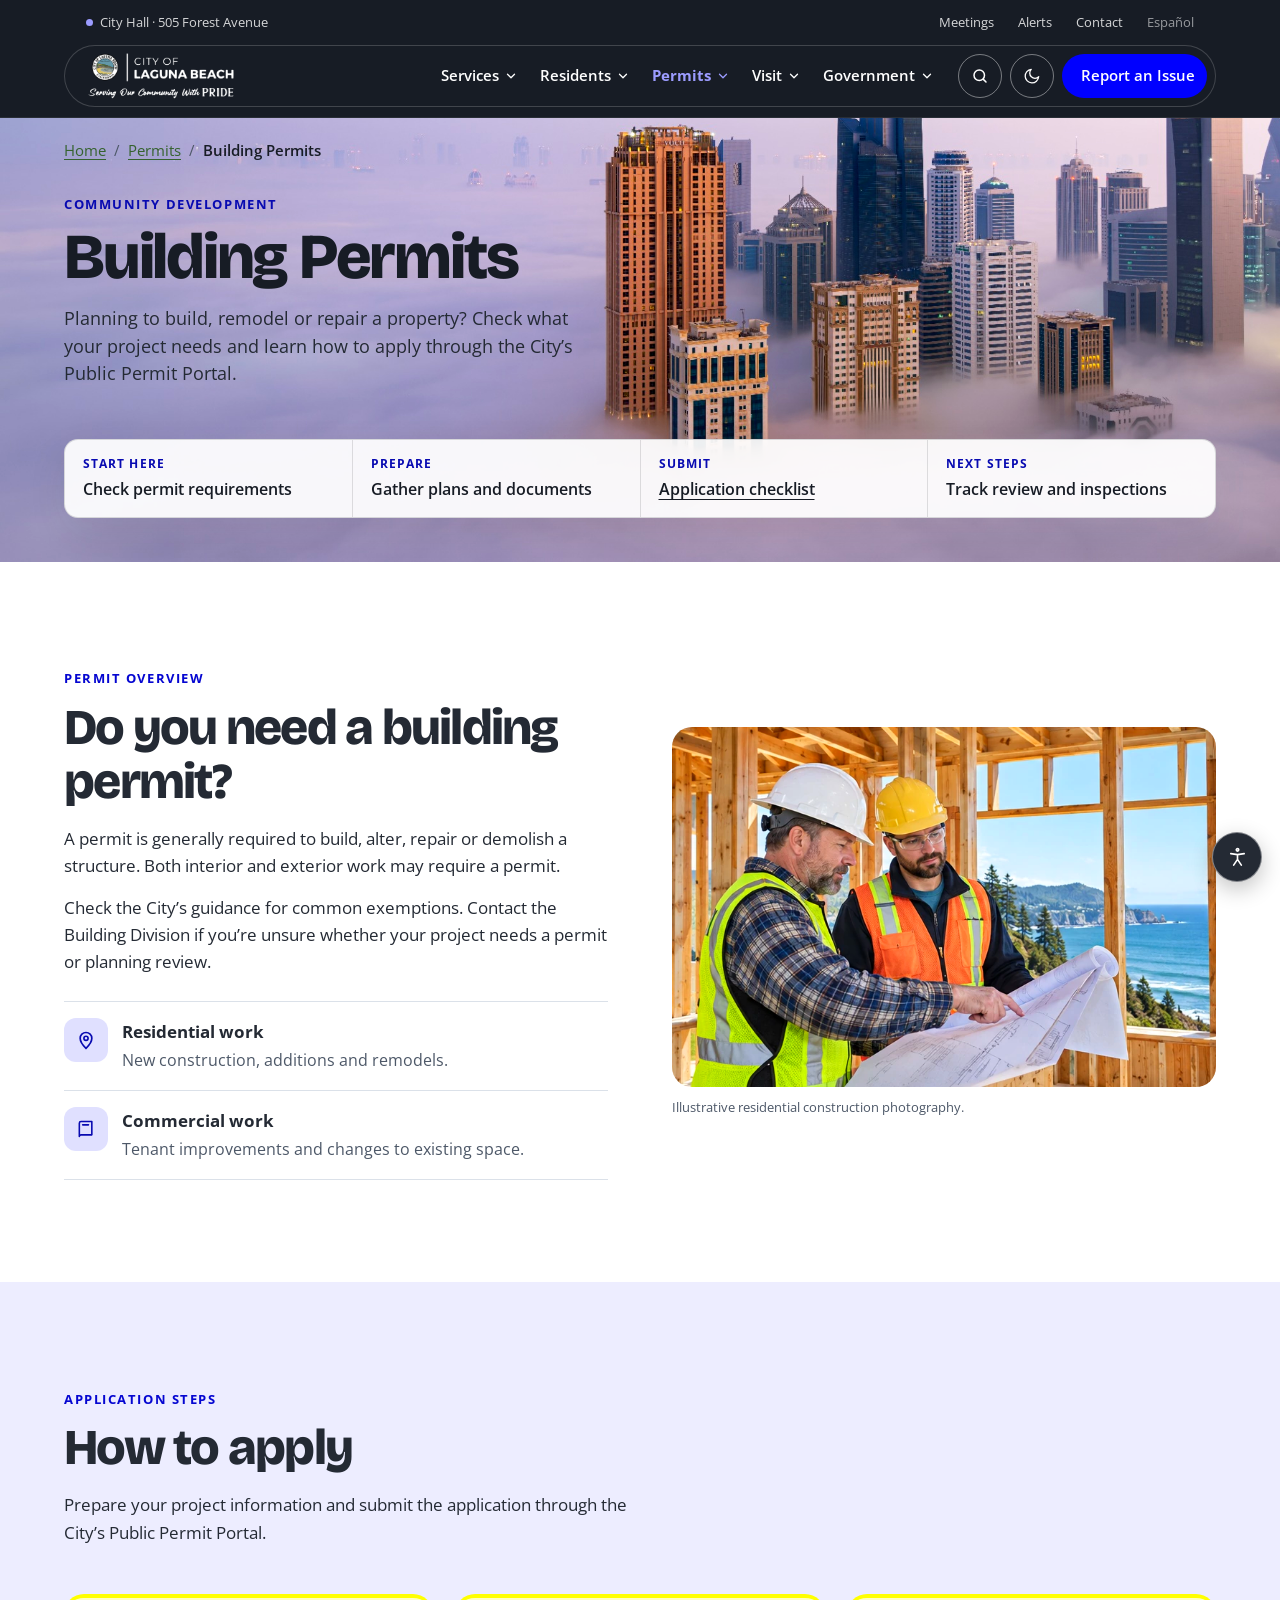
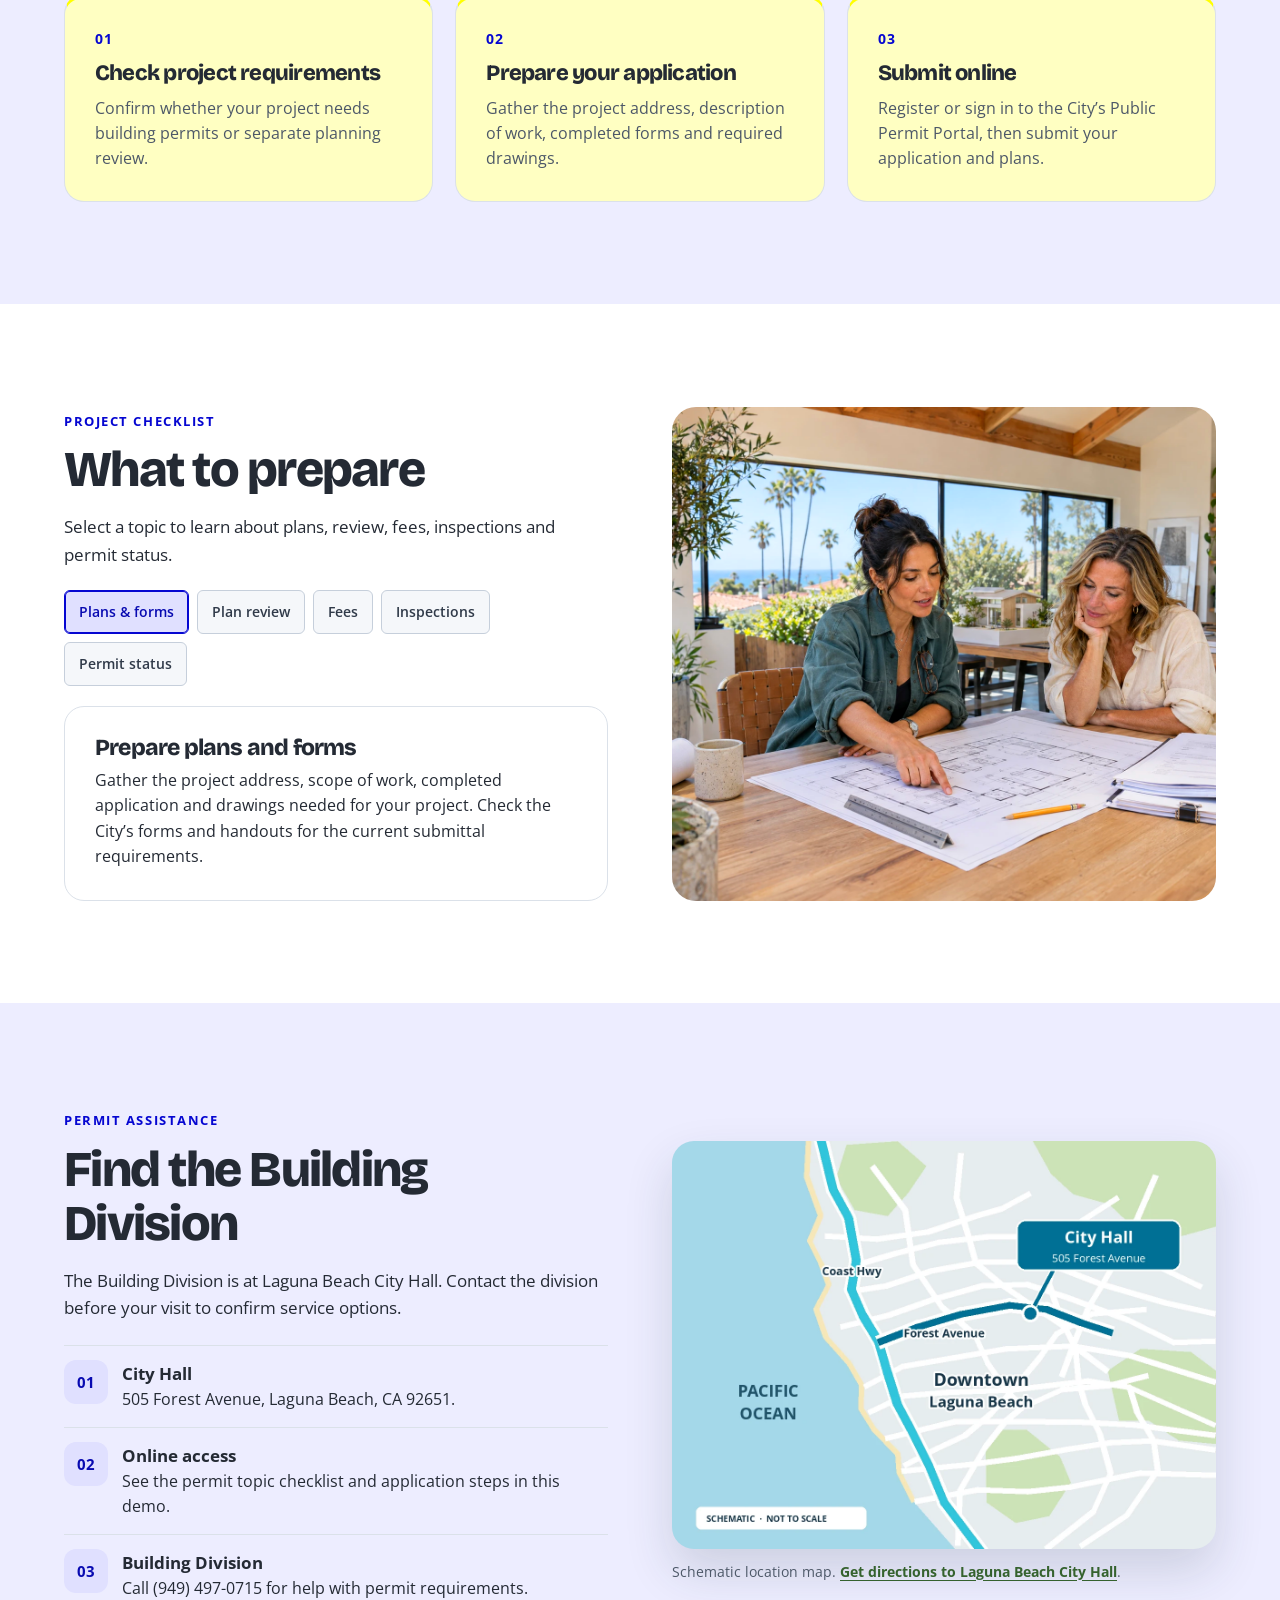
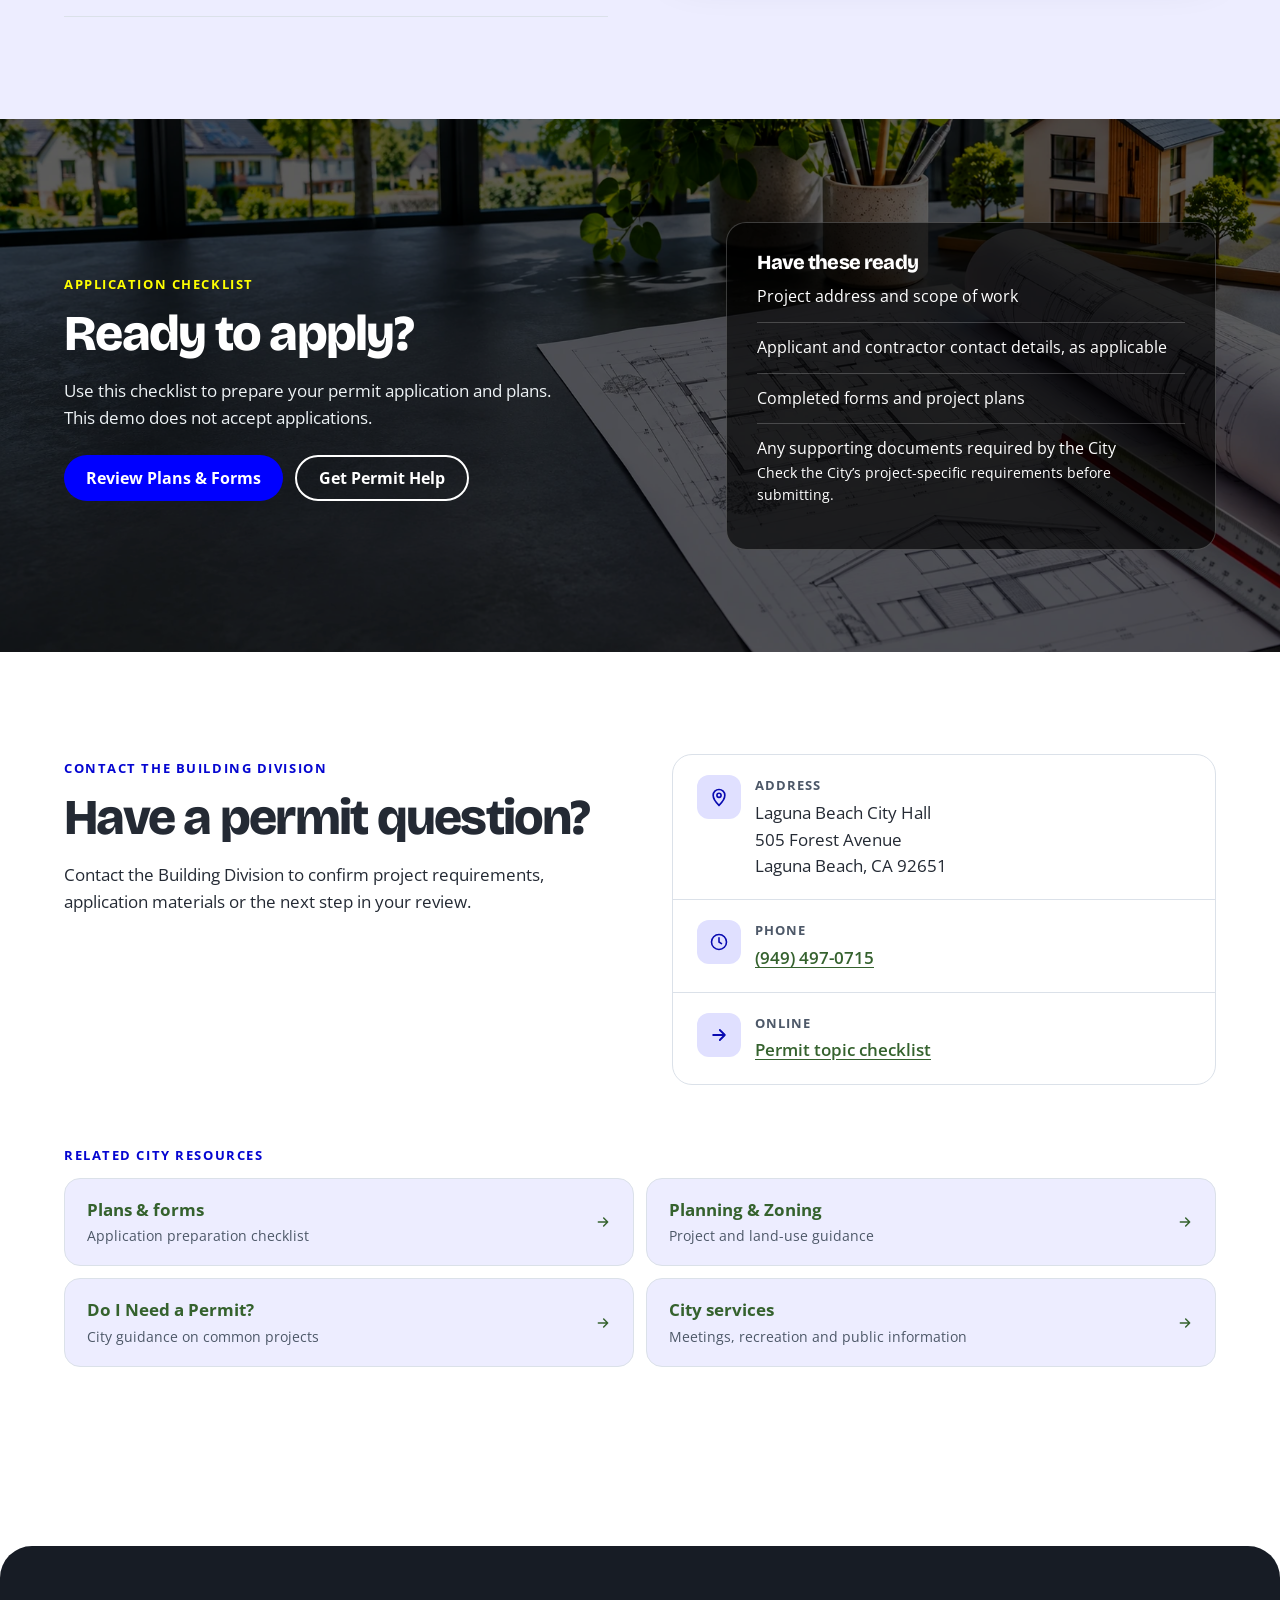
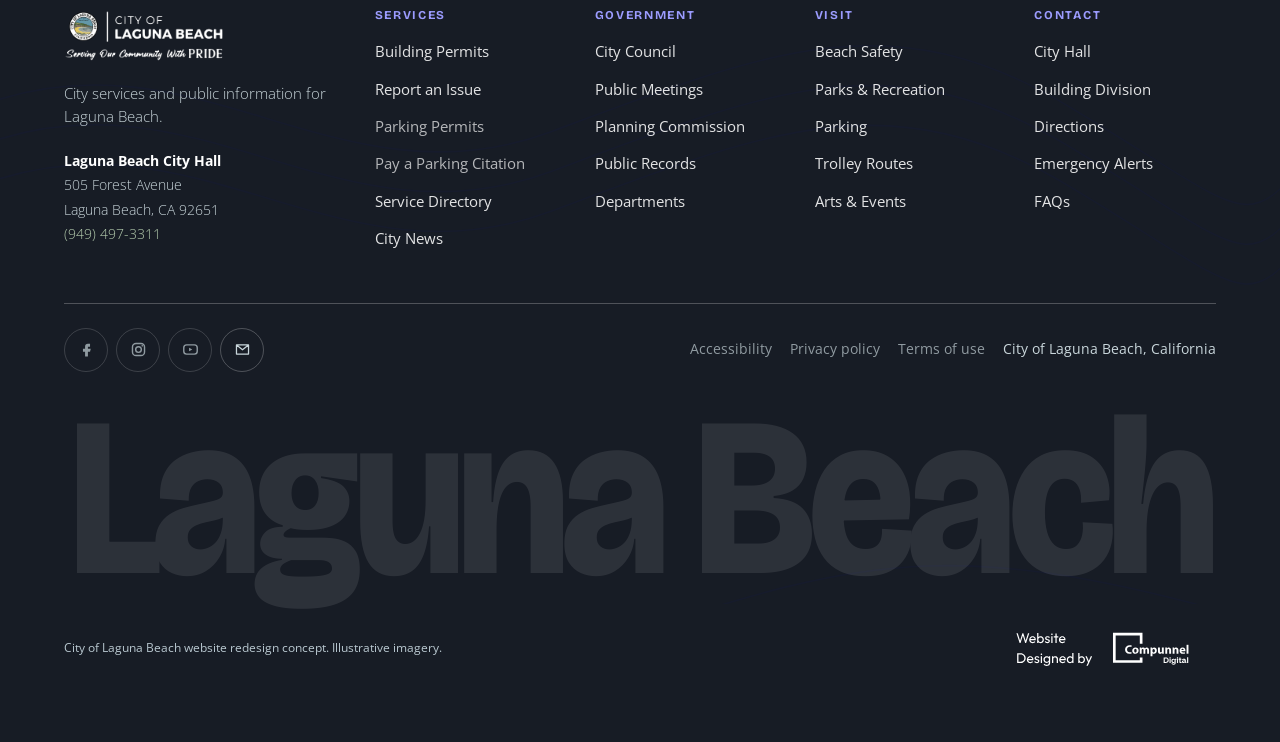
<file: building-permits.html>
<!doctype html>
<html lang="en">
<head>
<meta charset="utf-8">
<meta content="width=device-width, initial-scale=1" name="viewport">
<title>Building Permits | City of Laguna Beach</title>
<meta content="Check building permit requirements, prepare your application, and find the City of Laguna Beach Public Permit Portal." name="description">
<link href="https://fonts.googleapis.com" rel="preconnect">
<link crossorigin="" href="https://fonts.gstatic.com" rel="preconnect">
<link href="https://fonts.googleapis.com/css2?family=Bricolage+Grotesque:opsz,wght@12..96,400..800&amp;family=Fraunces:ital,opsz,wght@1,9..144,300..600&amp;family=Open+Sans:wght@300;400;600;700&amp;display=swap" rel="stylesheet">
<style>

:root{
  --white:#fff;

  --text:var(--charcoal);
  --line:rgba(36,42,52,.14);
  --line-lt:rgba(255,255,255,.24);
  --r-lg:32px; --r-md:22px; --r-sm:14px;
  --display:'Bricolage Grotesque',system-ui,sans-serif;
  --accent-font:'Fraunces',Georgia,serif;
  --body:'Open Sans',system-ui,-apple-system,sans-serif;
  --pad:clamp(16px,5vw,72px); --gap:clamp(14px,1.6vw,22px);
  --navh:78px;
  --ease:cubic-bezier(.2,.8,.3,1);
}
*{box-sizing:border-box}
html{scroll-behavior:smooth;scroll-padding-top:110px}
body{margin:0;background:var(--white);color:var(--text);font-family:var(--body);font-size:16.5px;line-height:1.6;-webkit-font-smoothing:antialiased;overflow-x:hidden}
img{max-width:100%;display:block}
a{color:inherit;text-decoration:none}
button{font:inherit;color:inherit;border:0;background:none;cursor:pointer}
input,select{font:inherit}
:focus-visible{outline:3px solid var(--orange-lt);outline-offset:3px;border-radius:6px}
.skip{position:absolute;left:12px;top:-60px;z-index:200;background:#fff;color:var(--navy);padding:10px 16px;border-radius:999px;font-weight:700}
.skip:focus{top:12px}
.sr-only{position:absolute;width:1px;height:1px;padding:0;margin:-1px;overflow:hidden;clip:rect(0,0,0,0);white-space:nowrap;border:0}
.wrap{max-width:1360px;margin:0 auto;padding-inline:var(--pad)}
h1,h2,h3,h4{font-family:var(--display);font-weight:800;letter-spacing:-.035em;line-height:.99;margin:0;color:var(--navy)}
.it{font-family:var(--accent-font);font-style:italic;font-weight:300;letter-spacing:-.02em}
.lede{font-size:clamp(16px,1.3vw,19px);color:var(--slate-d);max-width:56ch;line-height:1.65;font-weight:300}
.n{font-size:12px;font-weight:700;letter-spacing:.14em;text-transform:uppercase;color:var(--slate-d)}
.eyebrow{display:inline-flex;align-items:center;gap:9px;font-size:12px;font-weight:700;letter-spacing:.14em;text-transform:uppercase;
  padding:8px 15px 8px 12px;border-radius:999px;border:1px solid var(--line);background:var(--ivory);color:var(--navy)}
.eyebrow::before{content:"";width:8px;height:8px;border-radius:50%;background:var(--brick)}
.on-dark .eyebrow{border-color:var(--line-lt);background:rgba(255,255,255,.12);color:#fff;backdrop-filter:blur(6px)}
.on-dark .eyebrow::before{background:var(--orange-lt)}
.on-dark h1,.on-dark h2,.on-dark h3,.on-dark h4{color:#fff}
.on-dark .lede{color:#D3DEE2}
.on-dark .n{color:rgba(255,255,255,.75)}

.ph{position:relative;overflow:hidden;background:linear-gradient(135deg,var(--navy),var(--teal))}
.ph img{position:absolute;inset:0;width:100%;height:100%;object-fit:cover}


.btn{display:inline-flex;align-items:center;gap:12px;padding:13px 17px 13px 24px;border-radius:999px;font-weight:600;font-size:15.5px;
  background:var(--blue);color:#fff;transition:transform .28s var(--ease),background .28s;min-height:48px}
.btn .dot{width:30px;height:30px;border-radius:50%;background:var(--navy);color:#fff;display:grid;place-items:center;transition:transform .28s var(--ease);flex:none}
.btn:hover{transform:translateY(-2px);background:var(--orange-dd)}
.btn--navy{background:var(--navy)}.btn--navy .dot{background:var(--orange)}.btn--navy:hover{background:var(--navy-l)}
.btn:hover .dot{transform:translateX(3px) rotate(45deg)}
.btn--ghost{background:transparent;color:var(--navy);border:1.5px solid var(--line)}
.btn--ghost .dot{background:var(--navy);color:#fff}
.btn--ghost:hover{background:var(--ivory)}
.btn--white{background:#fff;color:var(--navy)}
.btn--white .dot{background:var(--orange);color:#fff}
.btn--white:hover{background:var(--ivory)}
.btn--glass{background:rgba(255,255,255,.14);color:#fff;border:1.5px solid rgba(255,255,255,.45);backdrop-filter:blur(8px)}
.btn--glass .dot{background:#fff;color:var(--navy)}
.btn--glass:hover{background:rgba(255,255,255,.26)}
.btn--ochre{background:var(--blue);color:#fff}
.btn--ochre .dot{background:var(--navy);color:#fff}
.btn--ochre:hover{background:var(--blue-strong)}


#progress{position:fixed;top:0;left:0;height:3px;width:0;z-index:120;background:linear-gradient(90deg,var(--orange-lt),var(--orange));transition:width .12s linear}
.nav{position:fixed;top:0;left:0;right:0;z-index:80;padding:8px 0 10px;background:#000;border-bottom:1px solid rgba(255,255,255,.08);transition:transform .35s var(--ease),box-shadow .35s}
.nav.solid{box-shadow:0 10px 30px rgba(0,0,0,.35)}
.utility{display:flex;justify-content:flex-end;gap:4px;align-items:center;font-size:13px;color:rgba(255,255,255,.82);padding:0 12px 8px;
  transition:opacity .3s,max-height .3s;max-height:40px;overflow:hidden}
.utility a{padding:4px 10px;border-radius:99px}
.utility a[href]:hover{background:rgba(255,255,255,.14);color:#fff}
.utility .open{display:inline-flex;align-items:center;gap:7px;margin-right:auto;padding-left:10px}
.utility .open i{width:7px;height:7px;border-radius:50%;background:var(--sage)}
.utility .open.closed i{background:var(--rose)}
.nav.solid .utility{opacity:0;max-height:0;padding-bottom:0}
.nav-inner{position:relative;display:flex;align-items:center;gap:14px;border-radius:999px;padding:6px 8px 6px 22px;
  background:#000;border:1px solid rgba(255,255,255,.18);
  transition:background .35s,border-color .35s,box-shadow .35s}
.nav.solid .nav-inner,.nav.menu-open .nav-inner{background:#000;border-color:rgba(255,255,255,.14)}
.brand{display:flex;align-items:center;flex:none}
.brand img{height:48px;width:auto}
.nav-links{display:flex;gap:2px;margin-left:auto;list-style:none;padding:0;margin-block:0}
.nav-links>li>a:hover{background:rgba(255,255,255,.14);color:#fff}
.nav-links>li>button,.nav-links>li>a{display:inline-flex;align-items:center;gap:6px;padding:10px 14px;border-radius:999px;font-size:14.5px;font-weight:600;color:rgba(255,255,255,.92);transition:background .2s,color .2s}
.nav-links>li>button svg{transition:transform .25s}
.nav-links>li>button:hover,.nav-links>li>button[aria-expanded="true"]{background:rgba(255,255,255,.16);color:#fff}
.nav-links>li>button[aria-expanded="true"] svg{transform:rotate(180deg)}
.nav-cta{display:flex;gap:8px;align-items:center}
.icon-btn{width:44px;height:44px;border-radius:50%;border:1px solid rgba(255,255,255,.42);display:grid;place-items:center;color:#fff;transition:all .25s;flex:none}
.icon-btn:hover{background:rgba(255,255,255,.2)}
.nav .btn{padding:10px 12px 10px 19px;font-size:14.5px;background:var(--orange);color:#fff;min-height:44px}
.nav .btn .dot{width:26px;height:26px}
.nav .btn:hover{background:var(--orange-d)}
.burger{display:none}

.mega{position:absolute;left:0;right:0;top:calc(100% + 10px);border-radius:var(--r-lg);background:#fff;color:var(--charcoal);
  box-shadow:0 30px 70px -20px rgba(23,28,37,.45);padding:clamp(20px,2.4vw,32px);display:grid;grid-template-columns:1.3fr .7fr;gap:28px;
  opacity:0;visibility:hidden;transform:translateY(-8px);transition:opacity .25s,transform .25s var(--ease),visibility .25s}
.mega.open{opacity:1;visibility:visible;transform:none}
.mega h3{font-size:13px;letter-spacing:.14em;text-transform:uppercase;font-family:var(--body);font-weight:700;color:var(--orange-d);margin-bottom:14px}
.mega ul{list-style:none;padding:0;margin:0;display:grid;grid-template-columns:1fr 1fr;gap:4px 18px}
.mega li a{display:flex;align-items:center;justify-content:space-between;gap:10px;padding:11px 14px;border-radius:14px;font-weight:600;font-size:15px;color:var(--navy);transition:background .2s,transform .2s}
.mega li a:hover{background:var(--orange-wash);transform:translateX(3px)}
.mega li a span{font-weight:400;font-size:12.5px;color:var(--slate-d)}
.mega-feature{position:relative;border-radius:var(--r-md);overflow:hidden;min-height:220px;display:flex;align-items:flex-end;isolation:isolate;color:#fff}
.mega-feature img{position:absolute;inset:0;width:100%;height:100%;object-fit:cover;z-index:-2}
.mega-feature::after{content:"";position:absolute;inset:0;z-index:-1;background:linear-gradient(180deg,rgba(23,28,37,0) 30%,rgba(23,28,37,.92))}
.mega-feature div{padding:20px}
.mega-feature b{display:block;font-family:var(--display);font-size:22px;letter-spacing:-.03em;line-height:1.05}
.mega-feature small{display:block;margin-top:6px;font-size:13.5px;color:#D3DEE2}
@media(max-width:1080px){.nav-links{display:none}.burger{display:grid;margin-left:auto}}
@media(max-width:600px){.nav .btn span{display:none}.nav .btn{padding:9px}.brand img{height:38px}.utility{display:none}.nav-inner{padding-left:16px;gap:8px}.icon-btn{width:42px;height:42px}}


.drawer{position:fixed;inset:0;z-index:90;background:var(--navy-d);color:#fff;padding:calc(var(--navh) + 30px) var(--pad) 40px;overflow-y:auto;
  opacity:0;visibility:hidden;transition:opacity .3s,visibility .3s}
.drawer.open{opacity:1;visibility:visible}
.drawer details{border-bottom:1px solid var(--line-lt)}
.drawer summary{list-style:none;display:flex;justify-content:space-between;align-items:center;padding:18px 4px;font-family:var(--display);font-size:24px;font-weight:700;letter-spacing:-.03em;cursor:pointer;min-height:48px}
.drawer summary::-webkit-details-marker{display:none}
.drawer summary svg{transition:transform .25s}
.drawer details[open] summary svg{transform:rotate(45deg)}
.drawer ul{list-style:none;margin:0;padding:0 0 18px;display:grid;gap:2px}
.drawer ul a{display:block;padding:11px 6px;color:#D3DEE2;font-size:16px}
.drawer-links{list-style:none;margin:0;padding:0}
.drawer-links a{display:block;padding:16px 4px;border-bottom:1px solid var(--line-lt);font-family:var(--display);font-size:26px;font-weight:700;letter-spacing:-.03em;color:#fff}
.drawer .drawer-cta{display:flex;gap:10px;flex-wrap:wrap;margin-top:28px}


.topshell{position:relative;isolation:isolate;padding-top:calc(var(--navh) + clamp(64px,8vw,120px));padding-bottom:clamp(30px,4vw,54px);overflow:hidden;background:var(--navy-d)}
.topshell-bg{position:absolute;inset:0;z-index:-2}
.topshell-bg video,.topshell-bg img{position:absolute;inset:0;width:100%;height:100%;object-fit:cover;object-position:center 55%}
.topshell-bg img{z-index:0}.topshell-bg video{z-index:1}
.motion-btn{display:inline-flex;align-items:center;gap:9px;margin-top:16px;padding:9px 16px 9px 13px;border-radius:999px;font-size:13.5px;font-weight:600;color:#fff;
  border:1px solid rgba(255,255,255,.35);background:rgba(0,0,0,.28);backdrop-filter:blur(6px);-webkit-backdrop-filter:blur(6px);min-height:40px;transition:background .2s}
.motion-btn:hover{background:rgba(0,0,0,.5)}
.topshell-bg::after{content:"";position:absolute;inset:0;z-index:2}
.topshell-grain{position:absolute;inset:0;z-index:-1;opacity:.3;background-image:radial-gradient(rgba(255,255,255,.16) 1px,transparent 1px);background-size:26px 26px;
  -webkit-mask-image:linear-gradient(180deg,transparent 0%,#000 55%);mask-image:linear-gradient(180deg,transparent 0%,#000 55%)}
.river-art{position:absolute;inset:auto 0 0 0;z-index:-1;width:100%;height:60%;opacity:.5;pointer-events:none}
.river-art path{fill:none;stroke:color-mix(in srgb,var(--blue) 42%,transparent);stroke-width:1.2}
.river-art .draw{stroke-dasharray:2200;stroke-dashoffset:2200;animation:draw 7s cubic-bezier(.4,0,.2,1) .5s forwards}
@keyframes draw{to{stroke-dashoffset:0}}
.hero{position:relative;z-index:4}
.hero h1,.hero .lede{text-shadow:0 2px 18px rgba(23,28,37,.7),0 1px 3px rgba(23,28,37,.5)}
.hero-pills{display:flex;gap:10px;flex-wrap:wrap}
.livepill{display:inline-flex;align-items:center;gap:9px;padding:7px 15px 7px 12px;border-radius:999px;font-size:12px;font-weight:700;letter-spacing:.12em;text-transform:uppercase;
  background:rgb(23 28 37 / .38);border:1px solid rgb(255 255 255 / .55);color:#fff}
.livepill i{width:8px;height:8px;border-radius:50%;background:var(--orange-lt);box-shadow:0 0 0 0 color-mix(in srgb,var(--blue) 70%,transparent);animation:pulse 2.2s infinite}
@keyframes pulse{70%{box-shadow:0 0 0 9px transparent}100%{box-shadow:0 0 0 0 transparent}}
.hero h1{font-size:clamp(46px,8vw,128px);letter-spacing:-.05em;margin:22px 0 0;max-width:13ch;color:#fff;line-height:.94}
.hero h1 .it{color:var(--orange-lt);display:inline-block;padding-right:.08em}
.hero-grid{display:grid;grid-template-columns:1.4fr .6fr;gap:clamp(24px,4vw,60px);align-items:end;margin-top:26px}
.hero .lede{color:#E2E9EC;font-size:clamp(17px,1.45vw,21px);max-width:46ch}
.hero-actions{display:flex;gap:12px;flex-wrap:wrap;margin-top:28px}
.hero-side{border:1px solid rgba(255,255,255,.16);border-radius:var(--r-md);background:#000;overflow:hidden;color:#fff;box-shadow:0 30px 60px -24px rgba(0,0,0,.7)}
.hero-side .ph{height:150px}
.hero-side .ph img{object-position:center 35%}
.hero-side .in{padding:20px}
.hero-side .n{color:var(--orange-lt)}
.hero-side .k{font-family:var(--display);font-weight:700;font-size:clamp(28px,2.8vw,40px);line-height:1;letter-spacing:-.05em;margin-top:6px}
.hero-side .k span{color:var(--orange-lt)}
.hero-side p{margin:10px 0 0;font-size:14px;color:#C9CDD0;line-height:1.55;font-weight:300}
.hero-side a{display:inline-flex;gap:9px;align-items:center;margin-top:14px;font-weight:600;font-size:14.5px;color:var(--orange-lt)}
.hero-side a:hover{text-decoration:underline;text-underline-offset:4px}
.float-pill{position:absolute;z-index:5;display:inline-flex;align-items:center;gap:8px;padding:10px 16px;border-radius:999px;font-size:13.5px;color:#fff;
  background:rgba(29,34,43,.55);border:1px solid rgba(255,255,255,.3);backdrop-filter:blur(10px);-webkit-backdrop-filter:blur(10px);animation:drift 9s ease-in-out infinite}
.float-pill b{font-family:var(--display);font-size:16px;letter-spacing:-.02em}
.float-pill i{width:7px;height:7px;border-radius:50%;background:var(--orange-lt)}
.fp1{right:clamp(16px,6vw,96px);top:calc(var(--navh) + 110px)}
@keyframes drift{0%,100%{transform:translateY(0)}50%{transform:translateY(-8px)}}

.quick{display:grid;grid-template-columns:repeat(4,1fr);gap:var(--gap);margin-top:clamp(34px,4vw,56px)}
.qcard{position:relative;display:flex;flex-direction:column;justify-content:flex-end;min-height:clamp(150px,14vw,196px);border-radius:var(--r-md);overflow:hidden;isolation:isolate;
  border:1px solid rgba(255,255,255,.26);color:#fff;padding:18px;transition:transform .35s var(--ease),border-color .35s}
.qcard img{position:absolute;inset:0;width:100%;height:100%;object-fit:cover;z-index:-2;transition:transform .7s var(--ease)}
.qcard::after{content:"";position:absolute;inset:0;z-index:-1;background:linear-gradient(180deg,rgba(23,28,37,.08) 15%,rgba(23,28,37,.9) 100%)}
.qcard:hover{transform:translateY(-6px);border-color:color-mix(in srgb,var(--cyan) 90%,transparent)}
.qcard:hover img{transform:scale(1.07)}
.qcard .num{position:absolute;top:14px;left:14px;font-size:11px;font-weight:700;letter-spacing:.12em;padding:5px 10px;border-radius:99px;background:rgba(255,255,255,.92);color:var(--navy)}
.qcard .arrow{position:absolute;top:12px;right:12px;width:36px;height:36px;border-radius:50%;background:var(--orange);display:grid;place-items:center;transition:transform .35s var(--ease)}
.qcard:hover .arrow{transform:rotate(-45deg)}
.qcard b{font-family:var(--display);font-size:clamp(19px,1.7vw,24px);letter-spacing:-.03em;line-height:1.05}
.qcard small{font-size:13px;color:#D3DEE2;margin-top:4px}
@media(max-width:980px){.hero-grid{grid-template-columns:1fr}.quick{grid-template-columns:1fr 1fr}.fp1{display:none}}
@media(max-width:420px){.qcard{min-height:140px;padding:14px}.qcard b{font-size:18px}}


.marquee{border-bottom:1px solid var(--line);padding:4px 0 20px;overflow:hidden;
  -webkit-mask-image:linear-gradient(90deg,transparent,#000 8%,#000 92%,transparent);mask-image:linear-gradient(90deg,transparent,#000 8%,#000 92%,transparent)}
.marquee-label{font-size:12px;letter-spacing:.14em;text-transform:uppercase;font-weight:700;color:var(--slate-d);border-top:1px solid var(--line);padding-top:20px;margin-bottom:10px}
.marquee-track{display:flex;gap:44px;width:max-content;animation:slide 52s linear infinite}
.marquee:hover .marquee-track{animation-play-state:paused}
.marquee-track .mq{font-family:var(--display);font-size:clamp(17px,1.6vw,22px);font-weight:600;letter-spacing:-.03em;color:var(--teal-d);white-space:nowrap;display:inline-flex;align-items:center;gap:44px;padding:6px 0;transition:color .2s}
.marquee-track .mq::after{content:"✦";font-size:.6em;color:var(--orange)}
.marquee-track .mq:hover,.marquee-track .mq:focus-visible{color:var(--orange-d)}
.marquee-track .mq span{background:linear-gradient(currentColor,currentColor) 0 100%/0 2px no-repeat;transition:background-size .35s var(--ease)}
.marquee-track .mq:hover span,.marquee-track .mq:focus-visible span{background-size:100% 2px}
.marquee:focus-within .marquee-track{animation-play-state:paused}

.mq-pop{position:fixed;z-index:95;left:0;top:0;width:236px;height:88px;border-radius:999px;overflow:hidden;pointer-events:none;
  border:3px solid #fff;box-shadow:0 22px 44px -16px rgba(23,28,37,.55),0 0 0 1px color-mix(in srgb,var(--cyan) 35%,transparent);background:var(--navy);
  opacity:0;transform:translate(-50%,-100%) translateY(6px) scale(.86);transform-origin:50% 100%;transition:opacity .22s,transform .3s var(--ease)}
.mq-pop.show{opacity:1;transform:translate(-50%,-100%) translateY(-12px) scale(1)}
.mq-pop img{width:100%;height:100%;object-fit:cover}
.mq-pop b{position:absolute;right:8px;top:50%;transform:translateY(-50%);width:36px;height:36px;border-radius:50%;background:var(--orange);color:#fff;display:grid;place-items:center}
.mq-pop::after{content:"";position:absolute;inset:0;background:linear-gradient(90deg,transparent 55%,rgba(23,28,37,.45))}
@media (hover:none){.mq-pop{display:none}}
@keyframes slide{to{transform:translateX(-50%)}}
.rule{height:3px;border-radius:9px;background:linear-gradient(90deg,var(--orange),var(--ochre) 50%,transparent);margin-top:clamp(28px,3vw,48px);opacity:.75}

.sec{padding:clamp(52px,6.6vw,110px) 0}
.sec-head{display:flex;justify-content:space-between;align-items:flex-end;gap:24px;flex-wrap:wrap;margin-bottom:clamp(26px,3.2vw,48px)}
.sec-head h2{font-size:clamp(34px,4.6vw,70px);max-width:15ch;margin-top:14px}
.sec-head h2 .it{color:var(--brick)}
.u{position:relative;display:inline-block}
.u::after{content:"";position:absolute;left:0;right:0;bottom:-.04em;height:.07em;border-radius:9px;background:linear-gradient(90deg,var(--orange),var(--ochre));transform:scaleX(0);transform-origin:left;transition:transform 1s var(--ease) .3s}
.in-view .u::after,.no-js .u::after{transform:scaleX(1)}
.sec-head .lede{margin-top:0}
.head-r{display:flex;flex-direction:column;align-items:flex-start;gap:18px;max-width:46ch}


.bg-ivory{background:var(--ivory)}
.filters{display:flex;gap:10px;flex-wrap:wrap;margin-bottom:22px}
.path{padding:11px 20px;border-radius:999px;border:1.5px solid var(--line);font-weight:600;font-size:15px;color:var(--charcoal);background:#fff;min-height:44px;
  transition:all .25s var(--ease)}
.path:hover{border-color:var(--brick);color:var(--brick-d);transform:translateY(-2px)}
.path[aria-pressed="true"]{background:var(--orange-d);border-color:var(--orange-d);color:#fff}
.events{display:grid;grid-template-columns:1.25fr 1fr 1fr;grid-auto-rows:auto;gap:var(--gap)}
.ev{border-radius:var(--r-lg);border:1px solid var(--line);background:#fff;overflow:hidden;display:flex;flex-direction:column;transition:transform .3s var(--ease),box-shadow .3s}
.ev:hover{transform:translateY(-6px);box-shadow:0 22px 46px -26px rgba(23,28,37,.5)}
.ev .thumb{height:clamp(170px,15vw,210px)}
.ev .thumb img{transition:transform .7s var(--ease)}
.ev:hover .thumb img{transform:scale(1.06)}
.ev .kind{position:absolute;z-index:3;left:14px;top:14px;padding:6px 12px;border-radius:99px;font-size:11px;font-weight:700;letter-spacing:.1em;text-transform:uppercase;background:#fff;color:var(--navy)}
.ev .kind.rec{background:var(--teal);color:#fff}
.ev .kind.ongo{background:var(--ochre);color:var(--navy-dd)}
.ev .body{padding:20px 22px 22px;display:flex;gap:18px;flex:1}
.date{flex:none;width:64px;text-align:center;border-radius:16px;background:var(--orange-wash);padding:10px 4px 9px;align-self:flex-start}
.date .d{display:block;font-family:var(--display);font-weight:800;font-size:31px;line-height:1;letter-spacing:-.04em;color:var(--navy)}
.date .m{display:block;font-size:12.5px;font-weight:700;letter-spacing:.12em;text-transform:uppercase;color:var(--brick-d);margin-top:4px}
.date .w{display:block;font-size:11.5px;color:var(--slate-d);margin-top:2px}
.ev .meta{display:flex;flex-direction:column;flex:1;min-width:0}
.ev h3{font-size:clamp(19px,1.55vw,23px);line-height:1.1}
.ev .when{font-size:14px;font-weight:600;color:var(--navy);margin-top:8px}
.ev .where{display:flex;gap:6px;align-items:center;font-size:13.5px;color:var(--slate-d);margin-top:2px}
.ev p{font-size:14px;color:var(--slate-d);margin:10px 0 0;font-weight:400}
.ev .go{margin-top:auto;padding-top:14px;font-weight:600;font-size:14.5px;display:inline-flex;gap:9px;align-items:center;color:var(--brick-d)}
.ev .go svg{transition:transform .3s}
.ev:hover .go svg{transform:translateX(5px)}
.ev.feature{grid-row:span 2;background:var(--navy);border-color:var(--navy);box-shadow:inset 0 -6px 0 var(--orange)}
.ev.feature .thumb{height:auto;flex:1;min-height:clamp(220px,22vw,320px)}
.ev.feature .body{flex:0 0 auto}
.ev.feature h3{color:#fff;font-size:clamp(24px,2.3vw,34px)}
.ev.feature .when{color:var(--orange-lt)}
.ev.feature .where,.ev.feature p{color:#C9D6DB}
.ev.feature .go{color:var(--orange-lt)}
.ev.feature .date{background:rgba(255,255,255,.1)}
.ev.feature .date .d{color:#fff}.ev.feature .date .m{color:var(--orange-lt)}.ev.feature .date .w{color:#C9D6DB}
.events-empty{grid-column:1/-1;padding:40px;border-radius:var(--r-lg);border:1.5px dashed var(--line);text-align:center;color:var(--slate-d)}
.events-foot{display:flex;gap:14px;align-items:center;flex-wrap:wrap;margin-top:26px}
.events-foot small{color:var(--slate-d);font-size:13.5px}
@media(max-width:1080px){.events{grid-template-columns:1fr 1fr}.ev.feature{grid-row:auto;grid-column:1/-1}}
@media(max-width:680px){.events{grid-template-columns:1fr}}


.inits{display:grid;grid-template-columns:repeat(12,1fr);gap:var(--gap)}
.init{grid-column:span 3;border-radius:var(--r-lg);overflow:hidden;background:var(--ivory);border:1px solid var(--line);display:flex;flex-direction:column;
  min-height:250px;transition:transform .3s var(--ease),box-shadow .3s}
.init:hover{transform:translateY(-6px);box-shadow:0 20px 44px -24px rgba(23,28,37,.55)}
.init.wide{grid-column:span 6}
.init .pic{height:clamp(160px,14vw,200px)}
.init.wide .pic{height:clamp(190px,17vw,250px)}
.init .pic img{transition:transform .7s var(--ease)}
.init:hover .pic img{transform:scale(1.06)}
.init .pic .tag{position:absolute;z-index:2;left:14px;top:14px;font-size:11px;font-weight:700;letter-spacing:.1em;text-transform:uppercase;padding:6px 11px;border-radius:99px;color:#fff;background:var(--navy)}
.init .in{padding:22px;display:flex;flex-direction:column;flex:1}
.init h3{font-size:clamp(20px,1.8vw,27px)}
.init p{font-size:14.5px;color:var(--slate-d);margin:9px 0 0;font-weight:400}
.init .go{display:inline-flex;align-items:center;gap:9px;margin-top:auto;padding-top:18px;font-weight:600;font-size:14.5px;color:var(--brick-d)}
.init .go svg{transition:transform .3s}
.init:hover .go svg{transform:translateX(5px)}
.init.feature{background:var(--navy);border-color:var(--navy)}
.init.feature h3{color:#fff}.init.feature p{color:#C9D6DB}.init.feature .go{color:var(--orange-lt)}
.init.feature .pic .tag{background:var(--orange);color:#fff}
.init.accent{background:var(--brick);border-color:var(--brick)}
.init.accent h3{color:#fff}.init.accent p{color:#e3e8ef}.init.accent .go{color:#fff}
.init.accent .pic .tag{background:#fff;color:var(--brick-d)}
.init .pic .tag.teal{background:var(--teal)}
.init .pic .tag.rose{background:var(--rose);color:var(--navy-dd)}
@media(max-width:1080px){.init{grid-column:span 6}.init.wide{grid-column:span 6}}
@media(max-width:680px){.init,.init.wide{grid-column:1/-1}}


.evidence{background:var(--ochre-lt);border-radius:var(--r-lg);padding:clamp(30px,4vw,64px) clamp(18px,3vw,48px)}
.evidence .sec-head h2 .it{color:var(--teal-d)}
.daytabs{display:flex;gap:8px;margin-bottom:26px;flex-wrap:wrap}
.track{position:relative;display:grid;grid-template-columns:repeat(6,1fr);gap:var(--gap);align-items:start}
.track::before{content:"";position:absolute;left:5%;right:5%;top:58px;height:2px;
  background-image:linear-gradient(90deg,rgba(36,42,52,.25) 0 12px,transparent 12px 22px);background-size:22px 2px}
.stage{position:relative;text-align:left;display:flex;flex-direction:column;align-items:flex-start;padding:0;border-radius:18px}
.stage .tick{font-family:var(--display);font-size:11.5px;letter-spacing:.14em;color:var(--slate-d);margin-bottom:12px;display:block;text-transform:uppercase;font-weight:700}
.stage .bulb{width:92px;height:92px;border-radius:50%;overflow:hidden;position:relative;z-index:2;border:3px solid #fff;background:var(--navy);
  transition:all .4s var(--ease);flex:none}
.stage .bulb img{width:100%;height:100%;object-fit:cover;filter:grayscale(1);opacity:.75;transition:opacity .4s,filter .4s}
.stage .bulb::after{content:"";position:absolute;inset:0;background:rgba(36,42,52,.38);transition:background .4s}
.stage[aria-selected="true"] .bulb{border-color:var(--brick);transform:scale(1.07)}
.stage[aria-selected="true"] .bulb img{opacity:1;filter:none}
.stage[aria-selected="true"] .bulb::after{background:transparent}
.stage:hover .bulb{border-color:var(--orange-lt)}
.stage h4{font-size:clamp(17px,1.4vw,21px);margin-top:16px;line-height:1.08}
.stage p{font-size:13.5px;color:var(--slate-d);margin:6px 0 0;font-weight:400;line-height:1.45}
.case{margin-top:clamp(26px,3vw,44px);border-radius:var(--r-lg);overflow:hidden;background:#fff;display:grid;grid-template-columns:.5fr 1.5fr}
.case-tag{position:relative;isolation:isolate;padding:clamp(22px,2.6vw,34px);color:#fff;display:flex;flex-direction:column;justify-content:space-between;gap:20px;min-height:280px}
.case-tag .bg{position:absolute;inset:0;z-index:-2;background:var(--navy)}
.case-tag .bg img{width:100%;height:100%;object-fit:cover;transition:opacity .4s}
.case-tag::after{content:"";position:absolute;inset:0;z-index:-1;background:linear-gradient(180deg,rgba(36,42,52,.35),rgba(23,28,37,.94))}
.case-tag .p{font-size:11.5px;letter-spacing:.14em;text-transform:uppercase;font-weight:700;color:var(--orange-lt)}
.case-tag h3{font-size:clamp(23px,2.3vw,34px);margin-top:10px;color:#fff}
.case-tag .prog{display:flex;gap:6px}
.case-tag .prog i{height:4px;flex:1;border-radius:99px;background:rgba(255,255,255,.26)}
.case-tag .prog i.on{background:var(--orange)}
.case-body{padding:clamp(22px,2.8vw,40px);display:flex;flex-direction:column}
.case-body .quote{font-family:var(--display);font-size:clamp(20px,2.1vw,30px);letter-spacing:-.035em;line-height:1.16;max-width:30ch;color:var(--navy);margin:0;font-weight:600}
.case-body .detail{margin-top:14px;color:var(--slate-d);font-size:15px;max-width:60ch}
.case-body .also{display:flex;gap:8px;flex-wrap:wrap;margin-top:20px;padding-top:20px;border-top:1px dashed var(--line)}
.case-body .also span{font-size:13px;padding:6px 12px;border-radius:99px;background:var(--sage-lt);color:var(--charcoal);font-weight:600}
.case-body .nextprev{display:flex;gap:8px;margin-top:auto;padding-top:22px}
.case-body .nextprev button{width:44px;height:44px;border-radius:50%;border:1.5px solid var(--line);display:grid;place-items:center;color:var(--navy);transition:all .2s}
.case-body .nextprev button:hover{background:var(--navy);color:#fff}
.itins{display:flex;gap:8px;flex-wrap:wrap;align-items:center;margin-top:clamp(26px,3vw,40px)}
.itins .lbl{font-size:12px;letter-spacing:.12em;text-transform:uppercase;font-weight:700;color:var(--slate-d);margin-right:6px}
.chip{padding:9px 16px;border-radius:999px;border:1.5px solid rgba(36,42,52,.2);color:var(--navy);font-size:14px;font-weight:600;background:rgba(255,255,255,.7);transition:all .22s;min-height:40px;display:inline-flex;align-items:center}
.chip:hover{background:var(--orange-d);color:#fff;border-color:var(--orange-d)}
@media(max-width:1080px){.track{grid-template-columns:repeat(3,1fr);row-gap:30px}.track::before{display:none}}
@media(max-width:860px){.case{grid-template-columns:1fr}.case-tag{min-height:220px}}
@media(max-width:560px){.track{grid-template-columns:repeat(2,1fr)}.stage .bulb{width:76px;height:76px}}


.stories-head{display:flex;justify-content:space-between;align-items:flex-end;gap:20px;flex-wrap:wrap;margin:clamp(48px,6vw,84px) 0 clamp(20px,2.4vw,30px)}
.stories-head h3{font-size:clamp(26px,2.8vw,40px)}
.stories-head h3 .it{color:var(--brick)}
.posts{display:grid;grid-template-columns:repeat(3,1fr);gap:var(--gap)}
.post{border-radius:var(--r-lg);border:1px solid var(--line);background:#fff;overflow:hidden;display:flex;flex-direction:column;transition:transform .3s var(--ease)}
.post:hover{transform:translateY(-6px)}
.post .thumb{height:clamp(170px,16vw,210px)}
.post .thumb img{transition:transform .7s var(--ease)}
.post:hover .thumb img{transform:scale(1.06)}
.post .thumb .kicker{position:absolute;z-index:3;left:14px;bottom:14px;padding:7px 13px;border-radius:99px;color:#fff;font-size:11px;font-weight:700;letter-spacing:.1em;text-transform:uppercase;background:var(--navy)}
.post .body{padding:22px;display:flex;flex-direction:column;flex:1}
.post time{font-size:13px;color:var(--slate-d);font-weight:600}
.post h4{font-size:clamp(18px,1.5vw,23px);margin-top:10px;line-height:1.12}
.post .go{margin-top:auto;padding-top:20px;font-weight:600;font-size:14.5px;display:inline-flex;gap:9px;align-items:center;color:var(--brick-d)}
.post .go svg{transition:transform .3s}
.post:hover .go svg{transform:translateX(5px)}
@media(max-width:980px){.posts{grid-template-columns:1fr 1fr}}
@media(max-width:640px){.posts{grid-template-columns:1fr}}


.impact{position:relative;isolation:isolate;color:#fff;padding:clamp(52px,6.6vw,110px) 0;overflow:hidden}
.impact-bg{position:absolute;inset:0;z-index:-2;background:var(--navy)}
.impact-bg img{width:100%;height:100%;object-fit:cover;opacity:.18;filter:grayscale(1)}
.impact-bg::after{content:"";position:absolute;inset:0;background:linear-gradient(155deg,rgba(29,34,43,.96),rgba(36,42,52,.93) 60%,rgba(36,42,52,.9))}
.impact .sec-head h2 .it{color:var(--orange-lt)}
.impact-grid{display:grid;grid-template-columns:repeat(4,1fr);border-top:1px solid var(--line-lt)}
.stat{padding:clamp(24px,2.6vw,38px) clamp(16px,2vw,28px);border-right:1px solid var(--line-lt);border-bottom:1px solid var(--line-lt)}
.stat:last-child{border-right:0}
.stat b{display:block;font-family:var(--display);font-size:clamp(44px,5.4vw,82px);letter-spacing:-.055em;line-height:.9;color:#fff;font-variant-numeric:tabular-nums}
.stat b .suf{display:inline;margin-top:0;font-size:.42em;color:var(--orange-lt);letter-spacing:-.02em;margin-left:4px}
.stat>span{display:block;margin-top:14px;font-size:14.5px;color:#C9D6DB;max-width:24ch;font-weight:300}
.rail-wrap{margin-top:clamp(34px,4vw,60px)}
.rail-top{display:flex;justify-content:space-between;align-items:flex-end;gap:18px;margin-bottom:22px;flex-wrap:wrap}
.rail-top h3{color:#fff;font-size:clamp(24px,2.6vw,38px)}
.rail-top h3 .it{color:var(--mist)}
.rail-nav{display:flex;gap:8px}
.people-rail{display:flex;gap:var(--gap);overflow-x:auto;padding-bottom:14px;scroll-snap-type:x mandatory;scrollbar-width:none}
.people-rail::-webkit-scrollbar{display:none}
.person{flex:0 0 clamp(250px,26vw,330px);scroll-snap-align:start;border-radius:var(--r-lg);overflow:hidden;position:relative;
  min-height:clamp(360px,34vw,440px);display:flex;flex-direction:column;justify-content:flex-end;isolation:isolate;transition:transform .35s var(--ease)}
.person .bg{position:absolute;inset:0;z-index:-2;background:var(--navy-d)}
.person .bg img{width:100%;height:100%;object-fit:cover;transition:transform .8s var(--ease)}
.person::after{content:"";position:absolute;inset:0;z-index:-1;background:linear-gradient(180deg,rgba(23,28,37,0) 18%,rgba(23,28,37,.78) 52%,rgba(23,28,37,.97) 100%)}
.person:hover{transform:translateY(-6px)}
.person:hover .bg img{transform:scale(1.05)}
.person .in{padding:22px;color:#fff}
.person .season{display:inline-block;font-size:10.5px;font-weight:700;letter-spacing:.1em;text-transform:uppercase;padding:5px 10px;border-radius:99px;background:var(--ochre);color:var(--navy-dd)}
.person .season.teal{background:var(--mist);color:var(--navy-dd)}
.person .season.rose{background:var(--rose);color:var(--navy-dd)}
.person h4{font-size:clamp(22px,2vw,28px);color:#fff;margin-top:12px}
.person .dt{display:block;margin-top:6px;font-weight:600;font-size:14.5px;color:var(--orange-lt)}
.person p{margin:8px 0 0;font-size:14px;color:#C9D6DB;font-weight:300}
.person .go{display:inline-flex;gap:8px;align-items:center;margin-top:14px;font-weight:600;font-size:14px;color:#fff}
.impact .icon-btn{border-color:rgba(255,255,255,.4)}
@media(max-width:1080px){.impact-grid{grid-template-columns:repeat(2,1fr)}.stat:nth-child(2){border-right:0}}
@media(max-width:520px){.impact-grid{grid-template-columns:1fr}.stat{border-right:0}}


.pillars{display:grid;gap:var(--gap);grid-template-columns:repeat(3,1fr)}
.pillar{display:flex;flex-direction:column;border-radius:var(--r-lg);overflow:hidden;background:var(--white);border:1px solid var(--line);transition:transform .35s var(--ease),box-shadow .35s,border-color .35s}
.pillar:hover{transform:translateY(-8px);box-shadow:0 24px 50px -26px rgba(23,28,37,.5);border-color:var(--slate)}
.pillar .pic{position:relative;height:clamp(200px,18vw,250px);overflow:hidden;background:var(--navy)}
.pillar .pic img{width:100%;height:100%;object-fit:cover;transition:transform .7s var(--ease)}
.pillar:hover .pic img{transform:scale(1.06)}
.pillar .no{position:absolute;left:14px;top:14px;z-index:2;background:#fff;color:var(--navy);padding:6px 12px;border-radius:99px;font-size:11px;font-weight:700;letter-spacing:.12em;text-transform:uppercase}
.pillar .bar{height:5px;width:100%;flex:none}
.pillar .in{padding:24px;display:flex;flex-direction:column;flex:1}
.pillar h3{font-size:clamp(24px,2.2vw,32px)}
.pillar h3 .it{color:var(--brick)}
.pillar>.in>p{font-size:15px;color:var(--slate-d);margin:10px 0 0;line-height:1.55}
.listing{list-style:none;padding:0;margin:18px 0 0;display:grid;gap:2px}
.listing a{display:flex;align-items:center;gap:12px;padding:10px 4px;border-bottom:1px dashed var(--line);transition:padding .2s}
.listing a:hover{padding-left:10px}
.listing strong{font-size:15px;color:var(--navy);font-weight:700}
.listing em{display:block;font-style:normal;font-size:13px;color:var(--slate-d)}
.listing svg{margin-left:auto;color:var(--brick);flex:none}
.cats{display:flex;gap:6px;flex-wrap:wrap;margin-top:16px}
.cats span{font-size:12.5px;font-weight:600;padding:5px 11px;border-radius:99px;background:var(--ivory);color:var(--charcoal)}
.pillar .foot{display:flex;align-items:center;justify-content:space-between;gap:12px;margin-top:auto;padding-top:22px;font-weight:700;font-size:14.5px;color:var(--navy)}
.pillar .foot .arrow{width:40px;height:40px;border-radius:50%;background:var(--ivory);color:var(--navy);display:grid;place-items:center;flex:none;transition:all .35s}
.pillar:hover .foot .arrow{background:var(--orange);color:#fff;transform:rotate(-45deg)}
@media(max-width:1000px){.pillars{grid-template-columns:1fr 1fr}.pillar:last-child{grid-column:1/-1}}
@media(max-width:640px){.pillars{grid-template-columns:1fr}}


.plan-tabs{display:flex;gap:10px;flex-wrap:wrap}
.plan-panel{margin-top:22px;border-radius:var(--r-lg);overflow:hidden;border:1px solid var(--line);background:var(--mist-lt);display:grid;grid-template-columns:.85fr 1.15fr}
.plan-media{position:relative;min-height:380px;background:var(--navy)}
.plan-media img{position:absolute;inset:0;width:100%;height:100%;object-fit:cover}
.plan-media .cop{position:absolute;inset:auto 0 0 0;z-index:2;padding:26px;background:linear-gradient(180deg,transparent,rgba(23,28,37,.95))}
.plan-media .who{font-family:var(--display);font-weight:700;font-size:clamp(22px,2.2vw,32px);letter-spacing:-.035em;line-height:1.05;color:#fff}
.plan-media p{margin:10px 0 0;color:#D3DEE2;font-size:14.5px;font-weight:300}
.plan-body{padding:clamp(18px,2.4vw,32px);display:grid;gap:10px;align-content:center}
.fact{display:flex;align-items:flex-start;gap:16px;padding:18px 20px;border-radius:var(--r-md);background:#fff;border:1px solid transparent}
.fact .ic{width:44px;height:44px;border-radius:14px;background:var(--orange);color:#fff;display:grid;place-items:center;flex:none}
.fact strong{display:block;font-family:var(--display);font-size:clamp(19px,1.7vw,24px);letter-spacing:-.03em;color:var(--navy);line-height:1.1}
.fact span{display:block;font-size:14.5px;color:var(--slate-d);margin-top:4px}
.fact a{color:var(--brick-d);font-weight:600;text-decoration:underline;text-underline-offset:3px}
.hours{width:100%;border-collapse:collapse;font-size:14.5px;margin-top:8px}
.hours td{padding:7px 0;border-bottom:1px dashed var(--line)}
.hours td:last-child{text-align:right;font-weight:600;color:var(--navy)}
.hours tr.today td{color:var(--brick-d);font-weight:700}
.fact .status,.status{display:inline-flex;align-items:center;gap:8px;font-size:13px;font-weight:700;padding:6px 12px;border-radius:99px;background:var(--sage-lt);color:var(--blue-deep);margin-top:10px}
.status i{width:8px;height:8px;border-radius:50%;background:var(--blue)}
.status.closed{background:var(--rose-lt);color:var(--brick-d)}
.status.closed i{background:var(--brick)}
.faq{display:grid;gap:8px}
.faq details{background:#fff;border-radius:var(--r-md);border:1px solid var(--line)}
.faq summary{list-style:none;cursor:pointer;display:flex;justify-content:space-between;align-items:center;gap:14px;padding:16px 20px;font-weight:700;color:var(--navy);font-size:15.5px;min-height:52px}
.faq summary::-webkit-details-marker{display:none}
.faq summary span{width:30px;height:30px;border-radius:50%;background:var(--ivory);display:grid;place-items:center;flex:none;transition:transform .25s}
.faq details[open] summary span{transform:rotate(45deg);background:var(--navy);color:#fff}
.faq details p{margin:0;padding:0 20px 18px;color:var(--slate-d);font-size:15px}
@media(max-width:860px){.plan-panel{grid-template-columns:1fr}.plan-media{min-height:240px}}


.press{display:grid;grid-template-columns:1.15fr .85fr;gap:var(--gap)}
.press-card{border-radius:var(--r-lg);padding:clamp(26px,3.2vw,52px);display:flex;flex-direction:column;justify-content:space-between;min-height:380px;position:relative;overflow:hidden;isolation:isolate}
.press-card.a{color:#fff}
.press-card.a .bg{position:absolute;inset:0;z-index:-2;background:var(--brick)}
.press-card.a .bg img{width:100%;height:100%;object-fit:cover;filter:grayscale(1);opacity:.35}
.press-card.a::after{content:"";position:absolute;inset:0;z-index:-1;background:linear-gradient(125deg,rgba(36,42,52,.96) 15%,rgba(29,34,43,.94) 55%,rgba(36,42,52,.93) 100%)}
.press-card.a h2{color:#fff;font-size:clamp(30px,3.6vw,54px);max-width:14ch}
.press-card.a h2 .it{color:var(--ochre)}
.press-card.a p{color:#e3e8ef}
.press-card.a .n{color:rgba(255,255,255,.88)}
.press-card.b{background:var(--ivory);border:1px solid var(--line)}
.press-card h3{font-size:clamp(25px,2.6vw,38px);max-width:16ch}
.press-card h3 .it{color:var(--teal-d)}
.press-card p{font-size:15.5px;margin:14px 0 0;max-width:46ch;color:var(--slate-d)}
.press-card .btn{align-self:flex-start;margin-top:28px}
.guide-form{display:flex;gap:10px;background:#fff;border-radius:999px;padding:7px 7px 7px 22px;align-items:center;max-width:560px;margin-top:28px}
.guide-form input{flex:1;min-width:0;border:0;background:none;outline:none;padding:12px 0;font-size:16px;color:var(--navy)}
.guide-form .btn{margin:0}
.guide-ok{display:none;margin-top:16px;font-weight:700}
.guide-ok.show{display:block}
.mini{display:flex;gap:10px;flex-wrap:wrap;margin-top:22px}
.mini span{display:inline-flex;align-items:center;gap:8px;font-size:13.5px;font-weight:600;color:#fff;padding:7px 13px;border-radius:99px;border:1px solid rgba(255,255,255,.35)}
.app-badges{display:flex;gap:10px;flex-wrap:wrap;margin-top:24px}
.app-badges a{display:inline-flex;align-items:center;gap:10px;padding:10px 18px;border-radius:14px;background:var(--navy);color:#fff;font-size:13px;line-height:1.15;min-height:48px}
.app-badges a b{display:block;font-size:15.5px}
.app-badges a:hover{background:var(--navy-l)}
@media(max-width:860px){.press{grid-template-columns:1fr}.press-card{min-height:0}}
@media(max-width:480px){.guide-form{border-radius:22px;flex-direction:column;align-items:stretch;padding:10px}.guide-form input{padding:12px 10px}.guide-form .btn{justify-content:space-between}}


.news{border-radius:var(--r-lg);overflow:hidden;display:grid;grid-template-columns:1.25fr .75fr;background:var(--sage-lt)}
.news .in{padding:clamp(26px,3.6vw,58px)}
.news h2{font-size:clamp(30px,3.6vw,54px);max-width:15ch;color:var(--navy);margin-top:14px}
.news h2 .it{color:var(--teal-d)}
.news .lede{color:var(--charcoal);margin-top:14px}
.news-media{position:relative;min-height:300px;background:var(--navy)}
.news-media img{position:absolute;inset:0;width:100%;height:100%;object-fit:cover}
.news-form{margin-top:26px;max-width:640px}
.interests{display:flex;gap:9px;flex-wrap:wrap;margin-bottom:18px;border:0;padding:0;margin-inline:0}
.interests legend{font-size:12px;letter-spacing:.12em;text-transform:uppercase;font-weight:700;color:var(--slate-d);margin-bottom:10px;padding:0}
.int{padding:10px 17px;border-radius:999px;border:1.5px solid rgba(36,42,52,.24);font-size:14px;font-weight:600;transition:all .22s;color:var(--navy);background:rgba(255,255,255,.65);min-height:44px}
.int[aria-pressed="true"]{background:var(--orange-d);color:#fff;border-color:var(--orange-d)}
.int:hover{border-color:var(--navy)}
.news-row{display:flex;gap:10px;background:#fff;border-radius:999px;padding:7px 7px 7px 22px;align-items:center;flex-wrap:wrap}
.news-row input{flex:1;min-width:170px;border:0;background:none;outline:none;padding:12px 0;font-size:16px;color:var(--navy)}
.news-note{margin-top:14px;font-size:13px;color:var(--slate-d)}
.news-ok{display:none;margin-top:16px;font-weight:700;color:var(--navy)}
.news-ok.show{display:block}
.socials{display:flex;gap:8px}
@media(max-width:860px){.news{grid-template-columns:1fr}.news-media{min-height:220px;order:-1}}
@media(max-width:480px){.news-row{border-radius:22px;padding:10px}.news-row .btn{width:100%;justify-content:space-between}}


footer{position:relative;isolation:isolate;color:#fff;margin-top:clamp(48px,6vw,88px);border-radius:var(--r-lg) var(--r-lg) 0 0;
  padding:clamp(40px,5vw,82px) 0 24px;overflow:hidden;background:#000}
.foot-art{position:absolute;inset:0;z-index:-1;width:100%;height:100%;opacity:.5;pointer-events:none}
.foot-art path{fill:none;stroke:color-mix(in srgb,var(--blue) 16%,transparent);stroke-width:1.2}
.foot-top{display:grid;grid-template-columns:1.5fr repeat(4,1fr);gap:clamp(20px,3vw,40px)}
.foot-brand img{height:52px;width:auto}
.foot-brand p{color:#C9D6DB;font-size:14.5px;margin:20px 0 0;max-width:34ch;font-weight:300}
.foot-brand address{font-style:normal;color:#C9D6DB;font-size:14px;margin-top:20px;line-height:1.75;font-weight:300}
.foot-brand address b{color:#fff;font-weight:700}
.foot-brand address a{color:var(--orange-lt)}
.foot-col h2{font-family:var(--display);font-size:12px;letter-spacing:.14em;text-transform:uppercase;color:var(--orange-lt);margin:0 0 16px;font-weight:700}
.foot-col ul{list-style:none;padding:0;margin:0;display:grid;gap:11px}
.foot-col a{font-size:14.5px;color:#fff;opacity:.88;transition:opacity .2s,color .2s}
.foot-col a:hover{opacity:1;color:var(--ochre)}
.foot-bottom{margin-top:clamp(32px,4vw,58px);padding-top:24px;border-top:1px solid var(--line-lt);display:flex;justify-content:space-between;gap:18px;flex-wrap:wrap;align-items:center;font-size:13.5px;color:#C9D6DB}
.socials a{width:44px;height:44px;border-radius:50%;border:1px solid var(--line-lt);display:grid;place-items:center;transition:all .22s}
.socials a[href]:hover{background:var(--orange);color:#fff;border-color:var(--orange)}
.foot-legal{display:flex;gap:18px;flex-wrap:wrap;align-items:center}
.foot-legal a[href]:hover{color:#fff;text-decoration:underline}
.designed{display:flex;justify-content:flex-end;align-items:center;gap:14px;margin-top:22px;padding-top:22px;border-top:1px solid var(--line-lt);font-size:13px;font-weight:600;color:#fff;text-align:right;line-height:1.2}
.designed img{height:34px;width:auto;filter:brightness(0) invert(1)}
.wordmark{margin-top:clamp(18px,2.4vw,36px)}
.wordmark svg{width:100%;height:auto;display:block;overflow:visible}
.wordmark text{font-family:var(--display);font-weight:800;fill:#fff;opacity:.09;letter-spacing:-.04em}
@media(max-width:980px){.foot-top{grid-template-columns:1fr 1fr}.foot-brand{grid-column:1/-1}}
@media(max-width:480px){.foot-top{grid-template-columns:1fr}.designed{justify-content:flex-start;text-align:left}}
.credit{font-size:12px;color:#9AA3A7;text-align:center;padding:0 var(--pad) 26px;margin:0;background:#000}



.search{position:fixed;inset:0;z-index:150;background:rgba(23,28,37,.72);backdrop-filter:blur(8px);-webkit-backdrop-filter:blur(8px);display:none;padding:clamp(70px,10vh,120px) var(--pad) 30px;overflow-y:auto}
.search.open{display:block}
.search-box{max-width:860px;margin:0 auto;background:#fff;border-radius:var(--r-lg);padding:clamp(18px,2.6vw,32px);box-shadow:0 40px 90px -30px rgba(0,0,0,.6)}
.searchbar{display:flex;align-items:center;gap:10px;background:var(--ivory);border-radius:999px;padding:7px 7px 7px 22px}
.searchbar svg{flex:none;color:var(--slate-d)}
.searchbar input{flex:1;min-width:0;border:0;background:none;outline:none;font-size:clamp(16px,1.5vw,19px);color:var(--navy);padding:12px 0}
.searchbar input::placeholder{color:var(--slate-d)}
.search .pops{display:flex;gap:8px;flex-wrap:wrap;margin-top:16px;align-items:center}
.search .pops .lbl{font-size:12px;letter-spacing:.12em;text-transform:uppercase;font-weight:700;color:var(--slate-d);margin-right:4px}
.results{margin-top:18px;display:grid;gap:18px}
.rgroup h3{font-family:var(--body);font-size:12px;font-weight:700;letter-spacing:.14em;text-transform:uppercase;color:var(--brick-d);margin-bottom:8px}
.rgroup ul{list-style:none;padding:0;margin:0;display:grid;gap:4px}
.rgroup a{display:flex;align-items:center;gap:14px;padding:10px 12px;border-radius:14px;transition:background .2s}
.rgroup a:hover,.rgroup a:focus-visible{background:var(--ivory)}
.rgroup img{width:52px;height:52px;border-radius:12px;object-fit:cover;flex:none}
.rgroup strong{display:block;color:var(--navy);font-size:15.5px}
.rgroup small{display:block;color:var(--slate-d);font-size:13px}
.r-empty{padding:26px;border-radius:var(--r-md);background:var(--ivory);color:var(--slate-d);text-align:center}
.r-empty b{color:var(--navy)}
.search-close{position:absolute;top:20px;right:20px;background:#fff;color:var(--navy);border:0}
.search-close:hover{background:var(--ivory)}


.js .rv{opacity:1;transform:none;transition:opacity .9s var(--ease),transform .9s var(--ease)}
.js .rv.in-view{opacity:1;transform:none}
.to-top{position:fixed;right:18px;bottom:18px;z-index:70;width:50px;height:50px;border-radius:50%;background:var(--navy);color:#fff;display:grid;place-items:center;
  box-shadow:0 12px 30px -10px rgba(23,28,37,.6);opacity:0;visibility:hidden;transform:translateY(10px);transition:all .3s}
.to-top.show{opacity:1;visibility:visible;transform:none}

@media (prefers-reduced-motion: reduce){
  *,*::before,*::after{animation-duration:.001ms !important;animation-iteration-count:1 !important;transition-duration:.001ms !important;scroll-behavior:auto !important}
  .js .rv{opacity:1;transform:none}
  .river-art .draw{stroke-dashoffset:0}
}



</style>
<style>
.topshell-bg img{display:block!important;width:100%;height:100%;object-fit:cover}.brand img{object-fit:contain;max-height:58px;width:auto}.nav .brand{min-width:190px}.on-dark .brand img{filter:none} .hero-side .k{font-size:clamp(28px,3vw,44px)} .float-pill{display:none!important}
</style><style id="template-media">

.js .rv:not(.in-view){visibility:visible} .js .rv.in-view{visibility:visible}
.template-hero-video,.template-hero-fallback{position:absolute;inset:0;width:100%;height:100%;object-fit:cover}
.template-hero-video{z-index:1}.template-hero-fallback{z-index:0}
.plan-media{background:var(--navy)}.plan-media img{min-height:100%;object-fit:cover}.brand img,footer img[src*="laguna-beach-logo"]{object-fit:contain!important;object-position:left center}
img{color:transparent}
.designer-credit{display:inline-flex;align-items:center;gap:16px;color:#fff}.designer-credit img{display:inline-block;max-width:200px;width:200px;height:auto}.app-badges{display:flex!important}.news-form .interests{display:flex!important;flex-wrap:wrap}.events{grid-template-columns:1.25fr 1fr 1fr}.ev.feature{grid-row:span 2}.template-hero-video{display:block;opacity:1;visibility:visible} @media(max-width:1080px){.events{grid-template-columns:1fr 1fr}.ev.feature{grid-row:auto;grid-column:1/-1}}@media(max-width:680px){.events{grid-template-columns:1fr}}
</style><style>
.topshell-bg .port-hero-background{position:absolute;inset:0;width:100%;height:100%;object-fit:cover;display:block}
.topshell-bg{overflow:hidden}
.hero-side .ph>img{display:block;width:100%;height:100%;object-fit:cover}
</style><style>

.ip-page{overflow:hidden}
.ip-page a:focus-visible,.ip-page button:focus-visible{outline:3px solid var(--orange);outline-offset:3px;border-radius:6px}


.ip-hero{position:relative;color:var(--ink);background:#f6f7fa;padding-top:clamp(132px,14vh,140px);padding-bottom:clamp(36px,4vw,44px);overflow:hidden;isolation:isolate}
.ip-hero-photo{position:absolute;inset:0;z-index:-2;width:100%;height:100%;object-fit:cover;object-position:right top;filter:brightness(1.04) saturate(1.16) contrast(1.02);pointer-events:none}
.ip-crumb{margin-top:6px}
.ip-crumb ol{list-style:none;margin:0;padding:0;display:flex;flex-wrap:wrap;gap:8px;font-size:15px;color:var(--slate-d)}
.ip-crumb li+li::before{content:"/";margin-right:8px;color:var(--slate-d)}
.ip-crumb a{color:var(--ocean-dd);text-decoration:underline;text-underline-offset:3px}
.ip-crumb a:hover{color:var(--ink)}
.ip-crumb [aria-current]{color:var(--ink);font-weight:600}
.ip-hero-body{margin-top:clamp(18px,2.4vw,28px)}
.ip-eyebrow{display:inline-block;font-size:13px;letter-spacing:.12em;text-transform:uppercase;font-weight:700;color:var(--ocean-dd);margin-bottom:10px}
.ip-hero h1{font-size:clamp(40px,5vw,68px);white-space:nowrap;line-height:1;margin:0;color:var(--ink)}
.ip-intro{font-size:clamp(17px,1.4vw,19px);line-height:1.55;color:var(--navy);margin:16px 0 0;max-width:52ch}
.ip-facts{display:grid;grid-template-columns:repeat(4,1fr);gap:1px;margin:clamp(28px,4vw,52px) 0 0;background:rgb(255 255 255 / .93);border:1px solid rgb(23 28 37 / .15);border-radius:14px;overflow:hidden;box-shadow:0 14px 38px rgb(23 28 37 / .09)}
.ip-facts > div{padding:14px 18px;box-shadow:1px 0 rgb(23 28 37 / .13),0 1px rgb(23 28 37 / .13)}
.ip-facts dt{font-size:12px;letter-spacing:.09em;text-transform:uppercase;color:var(--ocean-dd);font-weight:700}
.ip-facts dd{margin:4px 0 0;font-size:16px;color:var(--ink);font-weight:600}


.ip-sec{padding:clamp(60px,8vw,108px) 0}
.ip-tint{background:var(--blue-wash)}
.ip-kicker{display:inline-block;font-size:13px;letter-spacing:.12em;text-transform:uppercase;font-weight:700;color:var(--ocean-d);margin-bottom:12px}
.ip-sec h2{font-size:clamp(30px,4vw,50px);line-height:1.08;margin:0 0 16px;color:var(--navy);max-width:24ch}
.ip-lede{font-size:clamp(17px,1.3vw,18px);line-height:1.6;color:var(--navy);margin:0;max-width:60ch}
.ip-lede+.ip-lede{margin-top:14px}
.ip-split{display:grid;grid-template-columns:1fr 1fr;gap:clamp(32px,5vw,80px);align-items:center}
.ip-split>*{min-width:0}
.ip-art{margin:0}
.ip-art svg{display:block;width:100%;height:auto;border-radius:22px;box-shadow:0 22px 48px rgba(38,56,69,.14)}
.ip-art figcaption{font-size:13px;color:var(--slate-d);margin-top:10px}


.ip-points{list-style:none;margin:26px 0 0;padding:0;display:grid;gap:0}
.ip-points li{display:grid;grid-template-columns:44px 1fr;gap:14px;padding:16px 0;border-top:1px solid var(--line);color:var(--navy)}
.ip-points li:last-child{border-bottom:1px solid var(--line)}
.ip-points .ic{width:44px;height:44px;border-radius:12px;background:var(--aqua-wash);display:grid;place-items:center;color:var(--navy-d)}
.ip-points strong{display:block;color:var(--navy);font-size:17px;margin-bottom:2px}
.ip-points span{color:var(--slate-d);font-size:16px}


.ip-cards{display:grid;grid-template-columns:repeat(3,1fr);gap:22px;margin-top:clamp(30px,4vw,48px)}
.ip-card{display:flex;flex-direction:column;padding:30px;border-radius:20px;background:#fff;border:1px solid var(--line)}
.ip-card .n{font-size:14px;font-weight:700;color:var(--ocean-d);letter-spacing:.08em}
.ip-card h3{font-size:22px;line-height:1.2;margin:10px 0 10px;color:var(--navy)}
.ip-card p{margin:0;color:var(--slate-d);font-size:16px;line-height:1.55}


.ip-tablist{display:flex;flex-wrap:wrap;gap:8px;margin:0 0 20px;padding:0;list-style:none}
.ip-tab{font:inherit;font-size:15px;font-weight:600;padding:10px 16px;border-radius:999px;border:1px solid var(--slate);background:#fff;color:var(--navy);cursor:pointer;transition:background .25s,color .25s,border-color .25s}
.ip-tab:hover{border-color:var(--ocean-d)}
.ip-tab[aria-selected="true"]{background:var(--navy);border-color:var(--navy);color:#fff}
.ip-panel{padding:clamp(22px,2.6vw,30px);background:#fff;border-radius:20px;border:1px solid var(--line);min-height:150px}
.ip-panel h3{margin:0 0 8px;font-size:23px;color:var(--navy)}
.ip-panel p{margin:0;color:var(--navy);font-size:16px;line-height:1.6}
.ip-topic-art{position:relative;align-self:stretch;margin:0;border-radius:24px;overflow:hidden}
.ip-topic-art img{position:absolute;inset:0;display:block;width:100%;height:100%;object-fit:cover;object-position:center 48%}
.ip-swap{animation:ipFade .45s ease}
@keyframes ipFade{from{opacity:0;transform:translateY(6px)}to{opacity:1;transform:none}}


.ip-steps{list-style:none;margin:24px 0 0;padding:0}
.ip-steps li{display:grid;grid-template-columns:44px 1fr;gap:14px;padding:14px 0;border-top:1px solid var(--line);color:var(--navy);font-size:16px}
.ip-steps li:last-child{border-bottom:1px solid var(--line)}
.ip-steps b{display:block;font-size:17px;color:var(--navy)}
.ip-num{width:44px;height:44px;border-radius:12px;display:grid;place-items:center;background:var(--aqua-wash);color:var(--navy);font-weight:700;font-size:15px}
.ip-cta-row{margin-top:24px;display:flex;flex-wrap:wrap;gap:12px}


.ip-btn{display:inline-flex;align-items:center;gap:10px;padding:13px 22px;border-radius:999px;font-weight:700;text-decoration:none;font-size:16px;line-height:1;transition:transform .25s,background .25s,color .25s}
.ip-btn:hover{transform:translateY(-2px)}
.ip-btn--dark{background:var(--navy);color:#fff}
.ip-btn--dark:hover{background:var(--ink)}
.ip-btn--line{border:2px solid var(--navy);color:var(--navy)}
.ip-btn--line:hover{background:var(--navy);color:#fff}
.ip-btn--primary{background:var(--ocean-d);color:var(--navy)}
.ip-btn--primary:hover{background:var(--ocean)}
.ip-btn--ghost{border:2px solid #fff;color:#fff}
.ip-btn--ghost:hover{background:#fff;color:var(--navy)}


.ip-band{position:relative;overflow:hidden;color:#fff;background:var(--navy)}
.ip-band::after{content:"";position:absolute;inset:0;z-index:0;background:url("assets/img/permit-band.webp") center/cover no-repeat;filter:var(--photo-filter);pointer-events:none}
.ip-band-art{display:none}
.ip-band::before{content:"";position:absolute;inset:0;z-index:1;background:rgba(0,0,0,.64)}
.ip-band-in{position:relative;z-index:2;padding-top:clamp(64px,8vw,104px);padding-bottom:clamp(64px,8vw,104px);display:grid;grid-template-columns:1.1fr .9fr;gap:clamp(28px,5vw,64px);align-items:center}
.ip-band h2{color:#fff;margin:0 0 16px;max-width:18ch;font-size:clamp(30px,4vw,50px);line-height:1.08}
.ip-band .ip-kicker{color:var(--aqua-light)}
.ip-band p{color:#EEF3F6;font-size:17px;line-height:1.6;margin:0 0 24px;max-width:52ch}
.ip-band-side{background:rgba(0,0,0,.64);border:1px solid rgba(255,255,255,.22);border-radius:20px;padding:clamp(22px,2.6vw,30px)}
.ip-band-side h3{margin:0 0 12px;font-size:20px;color:#fff}
.ip-band-side ul{list-style:none;margin:0;padding:0}
.ip-band-side li{padding:12px 0;border-top:1px solid rgba(255,255,255,.2);color:#EEF3F6;font-size:16px}
.ip-band-side li:first-child{border-top:0;padding-top:0}
.ip-band-side small{display:block;color:#D5E0E7;font-size:14px}


.ip-contact{display:grid;grid-template-columns:1fr 1fr;gap:clamp(28px,5vw,64px);align-items:start}
.ip-contact-card{display:grid;gap:0;background:#fff;border:1px solid var(--line);border-radius:20px;overflow:hidden}
.ip-row{display:grid;grid-template-columns:44px 1fr;gap:14px;padding:20px 24px;border-top:1px solid var(--line);align-items:start}
.ip-row:first-child{border-top:0}
.ip-row .ic{width:44px;height:44px;border-radius:12px;background:var(--aqua-wash);display:grid;place-items:center;color:var(--navy)}
.ip-row b{display:block;font-size:13px;letter-spacing:.08em;text-transform:uppercase;color:var(--slate-d);margin-bottom:4px}
.ip-row span,.ip-row a{font-size:17px;color:var(--navy);line-height:1.5}
.ip-row a{text-decoration:underline;text-underline-offset:3px;font-weight:600}
.ip-related{list-style:none;margin:0;padding:0;display:grid;gap:12px;grid-template-columns:repeat(2,minmax(0,1fr))}
.ip-contact>*{min-width:0}
.ip-row a,.ip-row span{overflow-wrap:anywhere}
.ip-related a{display:flex;justify-content:space-between;align-items:center;gap:14px;padding:18px 22px;border-radius:16px;background:var(--blue-wash);border:1px solid var(--line);color:var(--navy);text-decoration:none;font-weight:700;transition:background .25s,border-color .25s,transform .25s}
.ip-related a:hover{background:#fff;border-color:var(--ocean-d);transform:translateX(4px)}
.ip-related small{display:block;font-weight:400;color:var(--slate-d);font-size:14px;margin-top:2px}


.js .ip-rv{opacity:0;transform:translateY(16px);transition:opacity .8s ease,transform .8s ease}
.js .ip-rv.in{opacity:1;transform:none}

@media(max-width:1080px){
  .ip-cards{grid-template-columns:1fr 1fr}
  .ip-facts{grid-template-columns:1fr 1fr}
}
@media(max-width:860px){
  .ip-hero-photo{top:auto;height:min(100%,70vw,220px)}
  .ip-split,.ip-band-in,.ip-contact{grid-template-columns:1fr}
  .ip-art{max-width:640px}
  .ip-topic-art{width:100%;aspect-ratio:4/3;max-height:400px}
}
@media(max-width:600px){
  .ip-hero h1{white-space:normal}
  .ip-cards{grid-template-columns:1fr}
  .ip-facts{grid-template-columns:1fr 1fr}
  .ip-tab{font-size:14px;padding:9px 13px}
  .ip-related{grid-template-columns:1fr}
  .ip-hero{padding-top:124px}
}
@media (prefers-reduced-motion: reduce){
  .js .ip-rv{opacity:1;transform:none;transition:none}
  .ip-btn,.ip-related a{transition:none}
  .ip-swap{animation:none}
}
</style>
<style>

.ip-staticmap{margin:0;position:relative}
.ip-staticmap img{display:block;width:100%;height:auto;aspect-ratio:4/3;object-fit:cover;border-radius:22px;box-shadow:0 22px 48px rgba(38,56,69,.16);background:#E9EEF1}
.ip-staticmap figcaption{font-size:14px;color:var(--slate-d);margin-top:12px;line-height:1.5}
.ip-staticmap figcaption a{color:var(--blue-strong);font-weight:700;text-decoration:underline;text-underline-offset:3px}
.ip-staticmap.no-img img{display:none}
.ip-staticmap.no-img{min-height:240px;background:#E9EEF1;border-radius:22px;display:flex;align-items:flex-end;padding:20px}
</style>
<link rel="icon" href="assets/img/favicon.png" type="image/png"><link rel="stylesheet" href="assets/laguna-theme.css"></head>
<body class="no-js">
<script>document.body.classList.remove('no-js');document.documentElement.classList.add('js');</script>
<a class="skip" href="#main">Skip to content</a>
<svg aria-hidden="true" height="0" style="position:absolute" width="0" focusable="false">
<symbol id="i-arrow" viewbox="0 0 24 24"><path d="M5 12h14M13 6l6 6-6 6" fill="none" stroke="currentColor" stroke-linecap="round" stroke-linejoin="round" stroke-width="2.2"></path></symbol>
<symbol id="i-arrow-l" viewbox="0 0 24 24"><path d="M19 12H5M11 6l-6 6 6 6" fill="none" stroke="currentColor" stroke-linecap="round" stroke-linejoin="round" stroke-width="2.2"></path></symbol>
<symbol id="i-chev" viewbox="0 0 24 24"><path d="M6 9l6 6 6-6" fill="none" stroke="currentColor" stroke-linecap="round" stroke-linejoin="round" stroke-width="2.2"></path></symbol>
<symbol id="i-plus" viewbox="0 0 24 24"><path d="M12 5v14M5 12h14" fill="none" stroke="currentColor" stroke-linecap="round" stroke-width="2.2"></path></symbol>
<symbol id="i-search" viewbox="0 0 24 24"><circle cx="11" cy="11" fill="none" r="7" stroke="currentColor" stroke-width="2"></circle><path d="M20 20l-3.5-3.5" stroke="currentColor" stroke-linecap="round" stroke-width="2"></path></symbol>
<symbol id="i-pin" viewbox="0 0 24 24"><path d="M12 22s7-6.5 7-12a7 7 0 10-14 0c0 5.5 7 12 7 12z" fill="none" stroke="currentColor" stroke-width="2"></path><circle cx="12" cy="10" fill="none" r="2.5" stroke="currentColor" stroke-width="2"></circle></symbol>
<symbol id="i-car" viewbox="0 0 24 24"><path d="M5 16V11l2-5h10l2 5v5M3 16h18v3H3zM7 19v1M17 19v1M5 11h14" fill="none" stroke="currentColor" stroke-linecap="round" stroke-linejoin="round" stroke-width="1.9"></path></symbol>
<symbol id="i-walk" viewbox="0 0 24 24"><circle cx="13" cy="4.5" fill="none" r="2" stroke="currentColor" stroke-width="1.9"></circle><path d="M10 21l2-6 3 3v3M12 15l-1-5 4 2 2 3M11 10l-3 2v3" fill="none" stroke="currentColor" stroke-linecap="round" stroke-linejoin="round" stroke-width="1.9"></path></symbol>
<symbol id="i-clock" viewbox="0 0 24 24"><circle cx="12" cy="12" fill="none" r="9" stroke="currentColor" stroke-width="1.9"></circle><path d="M12 7v5l3 2" fill="none" stroke="currentColor" stroke-linecap="round" stroke-width="1.9"></path></symbol>
<symbol id="i-book" viewbox="0 0 24 24"><path d="M4 5a2 2 0 012-2h13v16H6a2 2 0 00-2 2zM4 5v16M8 7h7" fill="none" stroke="currentColor" stroke-linecap="round" stroke-linejoin="round" stroke-width="1.9"></path></symbol>
<symbol id="i-menu" viewbox="0 0 24 24"><path d="M4 7h16M4 12h16M4 17h10" stroke="currentColor" stroke-linecap="round" stroke-width="2"></path></symbol>
<symbol id="i-x" viewbox="0 0 24 24"><path d="M6 6l12 12M18 6L6 18" stroke="currentColor" stroke-linecap="round" stroke-width="2.2"></path></symbol>
<symbol id="i-pause" viewbox="0 0 24 24"><rect fill="currentColor" height="14" rx="1" width="4" x="6" y="5"></rect><rect fill="currentColor" height="14" rx="1" width="4" x="14" y="5"></rect></symbol>
<symbol id="i-play" viewbox="0 0 24 24"><path d="M7 5l12 7-12 7z" fill="currentColor"></path></symbol>
<symbol id="i-up" viewbox="0 0 24 24"><path d="M12 19V5M6 11l6-6 6 6" fill="none" stroke="currentColor" stroke-linecap="round" stroke-linejoin="round" stroke-width="2.2"></path></symbol>
<symbol id="i-fb" viewbox="0 0 24 24"><path d="M14 8h3V4h-3a4 4 0 00-4 4v3H7v4h3v7h4v-7h3l1-4h-4V8z" fill="currentColor"></path></symbol>
<symbol id="i-ig" viewbox="0 0 24 24"><rect fill="none" height="17" rx="5" stroke="currentColor" stroke-width="2" width="17" x="3.5" y="3.5"></rect><circle cx="12" cy="12" fill="none" r="4" stroke="currentColor" stroke-width="2"></circle><circle cx="17.3" cy="6.7" fill="currentColor" r="1.2"></circle></symbol>
<symbol id="i-yt" viewbox="0 0 24 24"><rect fill="none" height="13" rx="4" stroke="currentColor" stroke-width="2" width="19" x="2.5" y="5.5"></rect><path d="M10 9.5v5l4.5-2.5z" fill="currentColor"></path></symbol>
<symbol id="i-tt" viewbox="0 0 24 24"><path d="M14 3v11.5a3.5 3.5 0 11-3.5-3.5M14 3c.5 2.5 2.5 4.5 5 4.6" fill="none" stroke="currentColor" stroke-linecap="round" stroke-width="2"></path></symbol>
</svg>
<header class="nav" id="nav">
<div class="wrap">
<nav aria-label="Utility" class="utility"><span class="open" id="utilOpen"><i></i><span>City Hall · 505 Forest Avenue</span></span><a href="index.html#events">Meetings</a><a href="index.html#alert-preview">Alerts</a><a href="index.html#plan">Contact</a><a lang="es">Español</a></nav>
<div class="nav-inner">
<a aria-label="City of Laguna Beach home" class="brand" href="index.html#top"><img alt="City of Laguna Beach" height="136" src="assets/img/laguna-beach-logo.webp" width="421"></a>
<ul class="nav-links" id="navLinks" aria-label="Main navigation"><li><details class="nav-dropdown"><summary>Services<svg aria-hidden="true" width="14" height="14" focusable="false"><use href="#i-chev"></use></svg></summary><ul><li><a href="index.html#local">Service Directory</a></li><li><a href="index.html#stop-resident-report">Report an Issue</a></li><li><a>Pay a Parking Citation</a></li><li><a>Parking Permits</a></li></ul></details></li><li><details class="nav-dropdown"><summary>Residents<svg aria-hidden="true" width="14" height="14" focusable="false"><use href="#i-chev"></use></svg></summary><ul><li><a href="index.html#recreation-preview">Parks &amp; Recreation</a></li><li><a href="index.html#recreation-preview">Recreation Programs</a></li><li><a>Trash &amp; Recycling</a></li><li><a href="index.html#alert-preview">Emergency Preparedness</a></li></ul></details></li><li><details class="nav-dropdown is-active"><summary>Permits<svg aria-hidden="true" width="14" height="14" focusable="false"><use href="#i-chev"></use></svg></summary><ul><li><a href="building-permits.html" aria-current="page">Building Permits</a></li><li><a href="building-permits.html#permit-overview">Planning &amp; Zoning</a></li><li><a>Business Licensing</a></li><li><a href="building-permits.html#tab-3">Inspections</a></li></ul></details></li><li><details class="nav-dropdown"><summary>Visit<svg aria-hidden="true" width="14" height="14" focusable="false"><use href="#i-chev"></use></svg></summary><ul><li><a href="index.html#stop-explore-beach">Beaches &amp; Safety</a></li><li><a href="index.html#guide">Parking &amp; Transportation</a></li><li><a href="index.html#stop-visit-trolley">Trolley Routes</a></li><li><a href="index.html#events">Arts &amp; Events</a></li></ul></details></li><li><details class="nav-dropdown"><summary>Government<svg aria-hidden="true" width="14" height="14" focusable="false"><use href="#i-chev"></use></svg></summary><ul><li><a href="index.html#events">City Council</a></li><li><a href="index.html#events">Public Meetings &amp; Agendas</a></li><li><a href="index.html#events">Planning Commission</a></li><li><a href="index.html#records-directory">Public Records</a></li><li><a href="index.html#pt-1">Departments</a></li></ul></details></li></ul>
<div class="nav-cta">
<button aria-label="Search City services" class="icon-btn" id="openSearch" type="button"><svg height="18" width="18" aria-hidden="true" focusable="false"><use href="#i-search"></use></svg></button>
<span class="icon-btn static-icon" aria-hidden="true" title="Day and night theme preview"><svg aria-hidden="true" width="18" height="18" fill="none" stroke="currentColor" stroke-width="1.7" stroke-linecap="round" stroke-linejoin="round" viewbox="0 0 24 24" focusable="false"><path d="M20.9 13a9 9 0 1 1-9.9-9.8A7 7 0 0 0 21 13z"></path></svg></span><a class="btn" href="index.html#stop-resident-report" aria-label="Report an Issue"><span>Report an Issue</span><svg class="report-glyph" aria-hidden="true" focusable="false" width="17" height="17" viewbox="0 0 24 24" fill="none" stroke="currentColor" stroke-width="1.8" stroke-linejoin="round" stroke-linecap="round"><path d="M12 2.8 22 20H2L12 2.8Z M12 9v4.5 M12 17h.01"></path></svg></a>
<button aria-controls="drawer" aria-expanded="false" aria-label="Open menu" class="icon-btn burger" id="burger" type="button"><svg height="20" width="20" aria-hidden="true" focusable="false"><use href="#i-menu"></use></svg></button>
</div>
</div>
</div>
</header>
<div aria-hidden="true" aria-label="Menu" class="drawer" id="drawer" inert="">
<ul class="drawer-links"><li><details class="nav-dropdown"><summary>Services<svg aria-hidden="true" width="14" height="14" focusable="false"><use href="#i-chev"></use></svg></summary><ul><li><a href="index.html#local">Service Directory</a></li><li><a href="index.html#stop-resident-report">Report an Issue</a></li><li><a>Pay a Parking Citation</a></li><li><a>Parking Permits</a></li></ul></details></li><li><details class="nav-dropdown"><summary>Residents<svg aria-hidden="true" width="14" height="14" focusable="false"><use href="#i-chev"></use></svg></summary><ul><li><a href="index.html#recreation-preview">Parks &amp; Recreation</a></li><li><a href="index.html#recreation-preview">Recreation Programs</a></li><li><a>Trash &amp; Recycling</a></li><li><a href="index.html#alert-preview">Emergency Preparedness</a></li></ul></details></li><li><details class="nav-dropdown is-active"><summary>Permits<svg aria-hidden="true" width="14" height="14" focusable="false"><use href="#i-chev"></use></svg></summary><ul><li><a href="building-permits.html" aria-current="page">Building Permits</a></li><li><a href="building-permits.html#permit-overview">Planning &amp; Zoning</a></li><li><a>Business Licensing</a></li><li><a href="building-permits.html#tab-3">Inspections</a></li></ul></details></li><li><details class="nav-dropdown"><summary>Visit<svg aria-hidden="true" width="14" height="14" focusable="false"><use href="#i-chev"></use></svg></summary><ul><li><a href="index.html#stop-explore-beach">Beaches &amp; Safety</a></li><li><a href="index.html#guide">Parking &amp; Transportation</a></li><li><a href="index.html#stop-visit-trolley">Trolley Routes</a></li><li><a href="index.html#events">Arts &amp; Events</a></li></ul></details></li><li><details class="nav-dropdown"><summary>Government<svg aria-hidden="true" width="14" height="14" focusable="false"><use href="#i-chev"></use></svg></summary><ul><li><a href="index.html#events">City Council</a></li><li><a href="index.html#events">Public Meetings &amp; Agendas</a></li><li><a href="index.html#events">Planning Commission</a></li><li><a href="index.html#records-directory">Public Records</a></li><li><a href="index.html#pt-1">Departments</a></li></ul></details></li></ul>
<div class="drawer-cta">
<a class="btn" href="index.html#stop-resident-report">Report an Issue</a>
<a class="btn btn--glass" href="index.html#plan">City Hall<i class="dot"><svg height="14" width="14" aria-hidden="true" focusable="false"><use href="#i-arrow"></use></svg></i></a>
</div>
</div>
<div aria-labelledby="search-h" aria-modal="true" class="search" id="search" role="dialog">
<button aria-label="Close search" class="icon-btn search-close" id="closeSearch" type="button"><svg height="18" width="18" aria-hidden="true" focusable="false"><use href="#i-x"></use></svg></button>
<div class="search-box">
<h2 class="sr-only" id="search-h">Search City of Laguna Beach</h2>
<div class="searchbar"><svg height="20" width="20" aria-hidden="true" focusable="false"><use href="#i-search"></use></svg><label class="sr-only" for="q">Search City services</label><input autocomplete="off" id="q" placeholder="Search City services or ask a question…" type="search"></div>
<div class="pops"><span class="lbl">Suggested searches</span><button class="chip" data-q="How do I apply for a building permit?" type="button">Building permits</button><button class="chip" data-q="Where can I find the next Planning Commission agenda?" type="button">Planning Commission</button><button class="chip" data-q="How do I report a pothole?" type="button">Report a pothole</button><button class="chip" data-q="Where can I find information about City recreation programs?" type="button">Recreation programs</button><button class="chip" data-q="Trolley routes" type="button">Trolley routes</button><button class="chip" data-q="Public records" type="button">Public records</button></div>
<div aria-live="polite" class="results" id="results"></div>
</div>
</div>
<main class="ip-page" id="main">
<section aria-labelledby="ip-h" class="ip-hero" id="top">
<img class="ip-hero-photo" src="assets/img/permit-hero-skyline-wide.jpeg" width="2048" height="878" alt="" decoding="async" fetchpriority="high">
<div class="wrap">
<nav aria-label="Breadcrumb" class="ip-crumb">
<ol>
<li><a href="index.html#top">Home</a></li>
<li><a href="index.html#interests">Permits</a></li>
<li><span aria-current="page">Building Permits</span></li>
</ol>
</nav>
<div class="ip-hero-body">
<div>
<span class="ip-eyebrow">Community Development</span>
<h1 id="ip-h">Building Permits</h1>
<p class="ip-intro">Planning to build, remodel or repair a property? Check what your project needs and learn how to apply through the City’s Public Permit Portal.</p>
</div>
<dl class="ip-facts">
<div><dt>Start here</dt><dd>Check permit requirements</dd></div>
<div><dt>Prepare</dt><dd>Gather plans and documents</dd></div>
<div><dt>Submit</dt><dd><a href="#apply" class="facts-link">Application checklist</a></dd></div>
<div><dt>Next steps</dt><dd>Track review and inspections</dd></div>
</dl>
</div>
</div>
</section>
<section aria-labelledby="about-h" class="ip-sec" id="permit-overview">
<div class="wrap ip-split">
<div class="ip-rv">
<span class="ip-kicker">Permit overview</span>
<h2 id="about-h">Do you need a building permit?</h2>
<p class="ip-lede">A permit is generally required to build, alter, repair or demolish a structure. Both interior and exterior work may require a permit.</p>
<p class="ip-lede">Check the City’s guidance for common exemptions. Contact the Building Division if you’re unsure whether your project needs a permit or planning review.</p>
<ul class="ip-points">
<li><span class="ic"><svg aria-hidden="true" focusable="false" height="20" width="20"><use href="#i-pin"></use></svg></span><div><strong>Residential work</strong><span>New construction, additions and remodels.</span></div></li>
<li><span class="ic"><svg aria-hidden="true" focusable="false" height="20" width="20"><use href="#i-book"></use></svg></span><div><strong>Commercial work</strong><span>Tenant improvements and changes to existing space.</span></div></li>
</ul>
</div>
<figure class="ip-art ip-rv"><img alt="Builders review plans in a wood-framed home" decoding="async" height="1050" loading="lazy" src="assets/img/permit-overview.webp" style="display:block;width:100%;height:auto;object-fit:cover;border-radius:20px" width="1600"><figcaption>Illustrative residential construction photography.</figcaption></figure>
</div>
</section>
<section aria-labelledby="opp-h" class="ip-sec ip-tint" id="application-steps">
<div class="wrap">
<div class="ip-rv">
<span class="ip-kicker">Application steps</span>
<h2 id="opp-h">How to apply</h2>
<p class="ip-lede">Prepare your project information and submit the application through the City’s Public Permit Portal.</p>
</div>
<div class="ip-cards">
<article class="ip-card ip-rv"><span class="n">01</span><h3>Check project requirements</h3><p>Confirm whether your project needs building permits or separate planning review.</p></article>
<article class="ip-card ip-rv"><span class="n">02</span><h3>Prepare your application</h3><p>Gather the project address, description of work, completed forms and required drawings.</p></article>
<article class="ip-card ip-rv"><span class="n">03</span><h3>Submit online</h3><p>Register or sign in to the City’s Public Permit Portal, then submit your application and plans.</p></article>
</div>
</div>
</section>
<section aria-labelledby="infra-h" class="ip-sec" id="requirements">
<div class="wrap ip-split">
<div class="ip-rv">
<span class="ip-kicker">Project checklist</span>
<h2 id="infra-h">What to prepare</h2>
<p class="ip-lede" style="margin-bottom:22px">Select a topic to learn about plans, review, fees, inspections and permit status.</p>
<div aria-label="Permit requirements" class="ip-tablist" id="infraTabs" role="tablist">
<button aria-controls="infraPanel" aria-selected="true" class="ip-tab" id="tab-0" role="tab" tabindex="0" type="button">Plans &amp; forms</button>
<button aria-controls="infraPanel" aria-selected="false" class="ip-tab" id="tab-1" role="tab" tabindex="-1" type="button">Plan review</button>
<button aria-controls="infraPanel" aria-selected="false" class="ip-tab" id="tab-2" role="tab" tabindex="-1" type="button">Fees</button>
<button aria-controls="infraPanel" aria-selected="false" class="ip-tab" id="tab-3" role="tab" tabindex="-1" type="button">Inspections</button>
<button aria-controls="infraPanel" aria-selected="false" class="ip-tab" id="tab-4" role="tab" tabindex="-1" type="button">Permit status</button>
</div>
<div aria-labelledby="tab-0" aria-live="polite" class="ip-panel" id="infraPanel" role="tabpanel">
<h3 id="infraTitle">Prepare plans and forms</h3>
<p id="infraText">Gather the project address, scope of work, completed application and drawings needed for your project. Check the City’s forms and handouts for the current submittal requirements.</p>
</div>
</div>
<figure class="ip-topic-art ip-rv" id="topicArt"><img alt="An architect and homeowner review a residential floor plan" decoding="async" height="1086" loading="lazy" src="assets/img/permit-checklist.webp" width="1448"></figure>
</div>
</section>
<section aria-labelledby="loc-h" class="ip-sec ip-tint" id="city-hall">
<div class="wrap ip-split">
<div class="ip-rv">
<span class="ip-kicker">Permit assistance</span>
<h2 id="loc-h">Find the Building Division</h2>
<p class="ip-lede">The Building Division is at Laguna Beach City Hall. Contact the division before your visit to confirm service options.</p>
<ol class="ip-steps">
<li><span class="ip-num">01</span><div><b>City Hall</b>505 Forest Avenue, Laguna Beach, CA 92651.</div></li>
<li><span class="ip-num">02</span><div><b>Online access</b>See the permit topic checklist and application steps in this demo.</div></li>
<li><span class="ip-num">03</span><div><b>Building Division</b>Call (949) 497-0715 for help with permit requirements.</div></li>
</ol>
</div>
<figure class="ip-staticmap ip-rv">
<img alt="Illustrative locator map showing the Pacific coast, downtown Laguna Beach, Forest Avenue, and City Hall" height="900" loading="lazy" src="assets/img/city-hall-map.webp" width="1200">
<figcaption>Schematic location map. <a href="https://www.google.com/maps/search/?api=1&amp;query=505+Forest+Avenue+Laguna+Beach+CA+92651">Get directions to Laguna Beach City Hall</a>.</figcaption>
</figure>
</div>
</section>
<section aria-labelledby="prop-h" class="ip-band" id="apply">
<svg aria-hidden="true" class="ip-band-art" focusable="false" preserveaspectratio="xMidYMid slice" viewbox="0 0 1600 600"><g fill="none" opacity=".7" stroke="var(--blue)" stroke-width="2">
<rect height="150" rx="10" width="200" x="980" y="40"></rect><rect height="150" rx="10" width="200" x="1200" y="40"></rect><rect height="150" rx="10" width="160" x="1420" y="40"></rect>
<rect height="170" rx="10" width="260" x="980" y="210"></rect><rect height="170" rx="10" width="150" x="1260" y="210"></rect><rect height="170" rx="10" width="150" x="1430" y="210"></rect>
<rect height="160" rx="10" width="140" x="980" y="400"></rect><rect height="160" rx="10" width="250" x="1140" y="400"></rect><rect height="160" rx="10" width="170" x="1410" y="400"></rect></g>
<rect fill="var(--blue)" height="170" opacity=".18" width="60" x="1200" y="210"></rect></svg>
<div class="wrap ip-band-in">
<div class="ip-rv">
<span class="ip-kicker">Application checklist</span>
<h2 id="prop-h">Ready to apply?</h2>
<p>Use this checklist to prepare your permit application and plans. This demo does not accept applications.</p>
<div class="ip-cta-row" style="margin-top:0">
<a class="ip-btn ip-btn--primary" href="building-permits.html#tab-0">Review Plans &amp; Forms</a>
<a class="ip-btn ip-btn--ghost" href="#permit-contact">Get Permit Help</a>
</div>
</div>
<aside aria-labelledby="side-h" class="ip-band-side ip-rv">
<h3 id="side-h">Have these ready</h3>
<ul>
<li>Project address and scope of work</li>
<li>Applicant and contractor contact details, as applicable</li>
<li>Completed forms and project plans</li>
<li>Any supporting documents required by the City<small>Check the City’s project-specific requirements before submitting.</small></li>
</ul>
</aside>
</div>
</section>
<section aria-labelledby="contact-h" class="ip-sec" id="permit-contact">
<div class="wrap ip-contact">
<div class="ip-rv">
<span class="ip-kicker">Contact the Building Division</span>
<h2 id="contact-h">Have a permit question?</h2>
<p class="ip-lede">Contact the Building Division to confirm project requirements, application materials or the next step in your review.</p>
</div>
<div class="ip-rv">
<div class="ip-contact-card">
<div class="ip-row"><span class="ic"><svg aria-hidden="true" focusable="false" height="20" width="20"><use href="#i-pin"></use></svg></span><div><b>Address</b><span>Laguna Beach City Hall<br>505 Forest Avenue<br>Laguna Beach, CA 92651</span></div></div>
<div class="ip-row"><span class="ic"><svg aria-hidden="true" focusable="false" height="20" width="20"><use href="#i-clock"></use></svg></span><div><b>Phone</b><a href="tel:+19494970715">(949) 497-0715</a></div></div>
<div class="ip-row"><span class="ic"><svg aria-hidden="true" focusable="false" height="20" width="20"><use href="#i-arrow"></use></svg></span><div><b>Online</b><a href="building-permits.html#tab-0">Permit topic checklist</a></div></div>
</div>
</div>
</div>
<div class="wrap" style="margin-top:clamp(36px,5vw,56px)">
<span class="ip-kicker">Related City resources</span>
<ul class="ip-related">
<li><a href="building-permits.html#tab-0"><span>Plans &amp; forms<small>Application preparation checklist</small></span><svg aria-hidden="true" focusable="false" height="16" width="16"><use href="#i-arrow"></use></svg></a></li>
<li><a href="building-permits.html#permit-overview"><span>Planning &amp; Zoning<small>Project and land-use guidance</small></span><svg aria-hidden="true" focusable="false" height="16" width="16"><use href="#i-arrow"></use></svg></a></li>
<li><a href="building-permits.html#permit-overview"><span>Do I Need a Permit?<small>City guidance on common projects</small></span><svg aria-hidden="true" focusable="false" height="16" width="16"><use href="#i-arrow"></use></svg></a></li>
<li><a href="index.html#local"><span>City services<small>Meetings, recreation and public information</small></span><svg aria-hidden="true" focusable="false" height="16" width="16"><use href="#i-arrow"></use></svg></a></li>
</ul>
</div>
</section>
</main>
<footer class="on-dark" id="footer">
<svg aria-hidden="true" class="foot-art" viewbox="0 0 1440 600" preserveaspectratio="none" focusable="false">
<path d="M-20 120 C 220 60, 380 200, 620 140 S 1000 40, 1200 120 S 1400 220, 1470 160"></path>
<path d="M-20 150 C 220 90, 380 230, 620 170 S 1000 70, 1200 150 S 1400 250, 1470 190"></path>
<path d="M-20 180 C 220 120, 380 260, 620 200 S 1000 100, 1200 180 S 1400 280, 1470 220"></path>
<path d="M-20 520 C 260 470, 420 580, 700 520 S 1080 440, 1470 520"></path>
</svg>
<div class="wrap">
<div class="foot-top">
<div class="foot-brand">
<img alt="City of Laguna Beach" height="136" loading="lazy" src="assets/img/laguna-beach-logo.webp" width="421">
<p>City services and public information for Laguna Beach.</p>
<address><b>Laguna Beach City Hall</b><br>505 Forest Avenue<br>Laguna Beach, CA 92651<br><a href="tel:+19494973311">(949) 497-3311</a></address>
</div>
<nav aria-labelledby="f1" class="foot-col"><h2 id="f1">Services</h2><ul><li><a href="building-permits.html">Building Permits</a></li><li><a href="index.html#stop-resident-report">Report an Issue</a></li><li><a>Parking Permits</a></li><li><a>Pay a Parking Citation</a></li><li><a href="index.html#local">Service Directory</a></li><li><a href="index.html#events">City News</a></li></ul></nav>
<nav aria-labelledby="f2" class="foot-col"><h2 id="f2">Government</h2><ul><li><a href="index.html#events">City Council</a></li><li><a href="index.html#events">Public Meetings</a></li><li><a href="index.html#events">Planning Commission</a></li><li><a href="index.html#records-directory">Public Records</a></li><li><a href="index.html#pt-1">Departments</a></li></ul></nav>
<nav aria-labelledby="f3" class="foot-col"><h2 id="f3">Visit</h2><ul><li><a href="index.html#stop-explore-beach">Beach Safety</a></li><li><a href="index.html#recreation-preview">Parks &amp; Recreation</a></li><li><a href="index.html#stop-visit-parking">Parking</a></li><li><a href="index.html#stop-visit-trolley">Trolley Routes</a></li><li><a href="index.html#events">Arts &amp; Events</a></li></ul></nav>
<nav aria-labelledby="f4" class="foot-col"><h2 id="f4">Contact</h2><ul><li><a href="index.html#plan">City Hall</a></li><li><a href="building-permits.html#permit-contact">Building Division</a></li><li><a href="https://www.google.com/maps/search/?api=1&amp;query=505+Forest+Avenue+Laguna+Beach+CA+92651">Directions</a></li><li><a href="index.html#alert-preview">Emergency Alerts</a></li><li><a href="index.html#pt-2">FAQs</a></li></ul></nav>
</div>
<div class="foot-bottom">
<div class="socials">
<a role="img" aria-label="Facebook"><svg height="17" width="17" aria-hidden="true" focusable="false"><use href="#i-fb"></use></svg></a>
<a role="img" aria-label="Instagram"><svg height="17" width="17" aria-hidden="true" focusable="false"><use href="#i-ig"></use></svg></a>
<a role="img" aria-label="YouTube"><svg height="17" width="17" aria-hidden="true" focusable="false"><use href="#i-yt"></use></svg></a>
<a aria-label="City Resident Newsletter" href="index.html#news-h"><svg height="17" width="17" viewBox="0 0 24 24" aria-hidden="true" focusable="false"><path d="M3.5 5.5h17v13h-17z M4 6l8 6.5L20 6" fill="none" stroke="currentColor" stroke-width="1.8" stroke-linejoin="round"></path></svg></a>
</div>
<div class="foot-legal"><a>Accessibility</a><a>Privacy policy</a><a>Terms of use</a><span>City of Laguna Beach, California</span></div>
</div>
<div aria-hidden="true" class="wordmark"><svg viewbox="0 0 1200 210" aria-hidden="true" focusable="false"><text font-size="236" text-anchor="middle" x="600" y="178" lengthadjust="spacingAndGlyphs" textlength="1190">Laguna Beach</text></svg></div>
</div>
<p class="wrap credit"><span>City of Laguna Beach website redesign concept. Illustrative imagery.</span><span class="designer-credit"><img alt="Website designed by Compunnel Digital" height="40" src="assets/img/compunnel-digital.svg" width="200"></span></p>
</footer>
<span class="icon-btn static-icon accessibility-float" aria-hidden="true" title="Accessibility icon preview"><svg aria-hidden="true" width="18" height="18" fill="none" stroke="currentColor" stroke-width="1.7" stroke-linecap="round" stroke-linejoin="round" viewbox="0 0 24 24" focusable="false"><circle cx="12" cy="4" r="1.3"></circle><path d="M5 8l7 1 7-1M12 9v5m0 0-4 6m4-6 4 6"></path></svg></span>
<button aria-label="Back to top" class="to-top" id="toTop" type="button"><svg height="18" width="18" aria-hidden="true" focusable="false"><use href="#i-up"></use></svg></button>
<script src="assets/laguna-config.js"></script><script src="assets/laguna-shared.js"></script><script>(function(){
  var $=function(s,c){return (c||document).querySelector(s)}, $$=function(s,c){return Array.prototype.slice.call((c||document).querySelectorAll(s))};
  var svgUse=function(id,s){s=s||16;return '<svg width="'+s+'" height="'+s+'" aria-hidden="true"><use href="#'+id+'"></use></svg>'};
  var nav=$('#nav'), drawer=$('#drawer'), burger=$('#burger'), toTop=$('#toTop');
  var reduce=matchMedia('(prefers-reduced-motion: reduce)').matches;

  function onScroll(){ if(nav) nav.classList.toggle('solid', scrollY>40); if(toTop) toTop.classList.toggle('show', scrollY>900); }
  addEventListener('scroll', onScroll, {passive:true}); onScroll();
  if(toTop) toTop.addEventListener('click', function(){ scrollTo({top:0, behavior: reduce?'auto':'smooth'}); });

  function toggleDrawer(on){
    drawer.inert=!on;drawer.classList.toggle('open', on);
    drawer.setAttribute('aria-hidden', !on);
    burger.setAttribute('aria-expanded', on);
    nav.classList.toggle('menu-open', on);
    burger.innerHTML = svgUse(on?'i-x':'i-menu',20);
    burger.setAttribute('aria-label', on?'Close menu':'Open menu');
    document.body.style.overflow = on ? 'hidden' : '';
  }
  burger.addEventListener('click', function(){ toggleDrawer(!drawer.classList.contains('open')); });
  $$('a[href]', drawer).forEach(function(a){ a.addEventListener('click', function(){ toggleDrawer(false); }); });

  var TOPICS = [{"h": "Prepare plans and forms", "p": "Gather the project address, scope of work, completed application and drawings needed for your project. Check the City’s forms and handouts for the current submittal requirements.", "img": "permit-checklist"}, {"h": "Respond to plan review", "p": "The City may review your plans and request corrections. Use the Public Permit Portal to review comments and submit revised materials.", "img": "permit-review"}, {"h": "Review City fees", "p": "Fees depend on the project and work proposed. Check the City’s published fee information and the invoice in the permit portal.", "img": "permit-fees"}, {"h": "Request an inspection", "p": "Once your permit is issued, use the Public Permit Portal to request the inspections your project requires.", "img": "permit-inspection"}, {"h": "Track your application", "p": "Sign in to the Public Permit Portal to track your application and check for requests from the City.", "img": "permit-status"}];
  var tabs=$$('#infraTabs [role="tab"]'), panel=$('#infraPanel'), ttl=$('#infraTitle'), txt=$('#infraText'), art=$('#topicArt');
  function selectTab(i, focus){
    tabs.forEach(function(b,j){ b.setAttribute('aria-selected', j===i); b.tabIndex = j===i ? 0 : -1; });
    ttl.textContent=TOPICS[i].h; txt.textContent=TOPICS[i].p;
    if(art) window.lagunaImage(art.querySelector('img'), TOPICS[i].img);
    panel.setAttribute('aria-labelledby','tab-'+i);
    if(!reduce){ panel.classList.remove('ip-swap'); void panel.offsetWidth; panel.classList.add('ip-swap'); }
    if(focus) tabs[i].focus();
  }
  tabs.forEach(function(b,i){
    b.addEventListener('click',function(){selectTab(i,false)});
    b.addEventListener('keydown',function(e){
      var n=null;
      if(e.key==='ArrowRight') n=(i+1)%tabs.length;
      if(e.key==='ArrowLeft') n=(i-1+tabs.length)%tabs.length;
      if(e.key==='Home') n=0;
      if(e.key==='End') n=tabs.length-1;
      if(n!==null){ e.preventDefault(); selectTab(n,true); }
    });
  });

  function showLinkedPermitTab(){
    var index=tabs.findIndex(function(tab){return location.hash==='#'+tab.id;});
    if(index>=0) selectTab(index,false);
  }
  showLinkedPermitTab();
  addEventListener('hashchange',showLinkedPermitTab);
  document.addEventListener('click',function(event){
    var link=event.target.closest('a[href]');
    if(location.hash && link?.getAttribute('href')==='building-permits.html'+location.hash) showLinkedPermitTab();
  });

  document.addEventListener("keydown",e=>{if(e.key==="Escape"&&drawer.classList.contains("open")){toggleDrawer(false);burger.focus();}});
  var rv=$$('.ip-rv');
  if('IntersectionObserver' in window && !reduce){
    var io=new IntersectionObserver(function(es){es.forEach(function(en){if(en.isIntersecting){en.target.classList.add('in');io.unobserve(en.target);}});},{rootMargin:'0px 0px -8% 0px',threshold:.08});
    rv.forEach(function(el){io.observe(el)});
  } else { rv.forEach(function(el){el.classList.add('in')}); }
})();
</script>
</body>
</html>
</file>
<file: assets/laguna-theme.css>
/* Reference colors and the neutral surfaces used throughout the demo. */
:root {
  --blue: #0000ff;
  --yellow: #ffff00;
  --fern: #417f32;
  --ink: #171c25;
  --navy: #242a34;
  --navy-d: #1d222b;
  --navy-dd: var(--ink);
  --navy-l: #3c4553;
  --blue-strong: color-mix(in srgb, var(--blue) 79%, var(--ink));
  --blue-deep: color-mix(in srgb, var(--blue) 64%, var(--ink));
  --blue-light: color-mix(in srgb, var(--blue) 39%, white);
  --blue-wash: color-mix(in srgb, var(--blue) 7%, white);
  --blue-wash-strong: color-mix(in srgb, var(--blue) 12%, white);
  --yellow-wash: color-mix(in srgb, var(--yellow) 24%, white);
  --fern-wash: color-mix(in srgb, var(--fern) 10%, white);
  --fern-deep: color-mix(in srgb, var(--fern) 71%, var(--ink));
  --link: var(--fern-deep);
  --link-on-dark: color-mix(in srgb, var(--fern) 39%, white);
  --line: #dbe1e9;
  --chip-bg: #f5f7fa;
  --chip-line: #c6cfdb;
  --chip-ink: #303a49;
  --chip-radius: 6px;
  --slate: #657080;
  --slate-d: #4d5868;
  --ivory: var(--chip-bg);
  --charcoal: var(--ink);
  --cyan: var(--blue);
  --ocean: var(--blue);
  --ocean-d: var(--blue-strong);
  --ocean-dd: var(--blue-deep);
  --aqua-light: var(--blue-light);
  --aqua-wash: var(--blue-wash-strong);
  --sand: var(--yellow-wash);
  --orange: var(--blue);
  --orange-d: var(--blue-strong);
  --orange-dd: var(--blue-deep);
  --orange-lt: var(--blue-light);
  --orange-wash: var(--blue-wash);
  --brick: var(--blue);
  --brick-d: var(--blue-strong);
  --teal: var(--blue-strong);
  --teal-d: var(--blue-deep);
  --ochre: var(--blue);
  --ochre-lt: var(--blue-wash-strong);
  --sage: var(--blue-light);
  --sage-lt: var(--blue-wash);
  --mist: var(--blue-wash-strong);
  --mist-lt: var(--blue-wash);
  --rose: var(--blue);
  --rose-lt: var(--blue-wash);
}
body {color:var(--navy)}
section[id], main[id] {scroll-margin-top:96px}
:focus-visible {outline:3px solid var(--ocean-d);outline-offset:4px}
.on-dark :focus-visible,.nav :focus-visible,.drawer :focus-visible,.search-close:focus-visible {outline:3px solid var(--blue-light);outline-offset:4px}

.nav,.nav-inner,.nav.solid .nav-inner,.nav.menu-open .nav-inner,.drawer,footer,.credit {background:var(--ink)}
.nav.solid .utility {visibility:hidden}
.nav.menu-open {z-index:100}
.nav .brand {min-width:190px}
.nav .brand img,.foot-brand img {object-fit:contain;max-width:100%}
.nav .brand img {height:48px;width:auto}
.btn,.ip-btn,.btn:focus-visible,.ip-page .ip-btn:focus-visible {border-radius:999px}
.btn:not(.btn--ghost,.btn--glass,.btn--white,.btn--navy),.ip-btn--primary {
  background:var(--blue);
  color:#fff;
}
.btn:not(.btn--ghost,.btn--glass,.btn--white,.btn--navy) .dot,.ip-btn--primary .dot {
  background:#fff;
  color:var(--blue);
}
.btn:not(.btn--ghost,.btn--glass,.btn--white,.btn--navy):hover,.ip-btn--primary:hover {background:var(--blue-strong)}
.btn--ghost {border-color:var(--blue-strong);color:var(--blue-deep)}
.btn--ghost:hover {background:var(--blue-wash)}
.btn--glass {background:rgb(23 28 37 / .30)}
.btn--glass:hover {background:rgb(23 28 37 / .48)}
.nav .btn {white-space:nowrap}
.report-glyph {display:none}

.static-icon {cursor:default}
.static-icon:hover {background:transparent}

.nav-links > li {position:relative}
.nav-dropdown summary {list-style:none;cursor:pointer}
.nav-dropdown summary::-webkit-details-marker {display:none}
.nav-links .nav-dropdown > summary {display:flex;align-items:center;gap:5px;min-height:44px;padding:10px 10px;white-space:nowrap;border-radius:999px;color:#fff;font-size:14.5px;font-weight:600}
.nav-links .nav-dropdown > summary:hover,.nav-links details[open] > summary {background:rgba(255,255,255,.14)}
.nav-dropdown[open] > summary svg {transform:rotate(180deg)}
.nav-links .nav-dropdown.is-active > summary,.drawer .nav-dropdown.is-active > summary {color:var(--aqua-light);font-weight:700}
.nav-links .nav-dropdown > ul {position:absolute;left:0;top:calc(100% + 7px);width:max-content;max-width:240px;min-width:182px;list-style:none;padding:7px;margin:0;background:white;color:var(--navy);border-radius:16px;border:1px solid var(--line);box-shadow:0 16px 40px color-mix(in srgb,var(--ink) 20%,transparent)}
.nav-links .nav-dropdown > ul a {display:block;padding:10px 12px;border-radius:9px;font-weight:650;font-size:14px;color:var(--navy)}
.nav-links .nav-dropdown > ul a[href]:hover,.nav-links .nav-dropdown > ul a[aria-current="page"] {background:var(--aqua-wash);color:var(--ocean-d)}
.drawer .nav-dropdown[open] > summary svg {transform:rotate(180deg)}
.drawer .nav-dropdown ul {padding:0 0 12px 14px}
.drawer .nav-dropdown li a {font-size:16px;font-weight:600;padding:9px 6px;border-bottom:0}
.drawer-cta a {color:#fff}
@media(max-width:1080px) {
  .nav-links {display:none}
  .nav .burger {display:grid;margin-left:0}
  .nav-cta {margin-left:auto}
}
@media(max-width:680px) {
  .nav .brand {min-width:0}
}
@media(max-width:600px) {
  .nav .brand img {height:38px}
  .nav-cta {gap:4px}
  .nav-cta .icon-btn,.nav .nav-cta > a.btn {width:34px;height:42px;min-height:42px;padding:0;justify-content:center}
  .nav .nav-cta > a.btn .report-glyph {display:block;flex-shrink:0}
  .nav .nav-cta > a.btn span {display:none}
}
@media(max-width:360px) {
  .nav-cta .static-icon {display:none}
}
.topshell-bg {
  background:var(--navy-l);
}
.topshell-bg video {filter:brightness(1.10) saturate(1.26)}
/* Taper the blue tint and the contrast scrim separately over the coast. */
.topshell-bg::after {
  background:
    linear-gradient(100deg, color-mix(in srgb,var(--blue) 27%,transparent) 0%, color-mix(in srgb,var(--blue) 11%,transparent) 38%, transparent 69%),
    linear-gradient(90deg, rgb(13 21 34 / .62) 0%, rgb(13 21 34 / .52) 33%, rgb(13 21 34 / .29) 52%, transparent 79%);
}
@media(max-width:760px) {
  .topshell-bg::after {
    background:
      linear-gradient(180deg, color-mix(in srgb,var(--blue) 25%,transparent) 0%, color-mix(in srgb,var(--blue) 12%,transparent) 40%, transparent 75%),
      linear-gradient(180deg, rgb(13 21 34 / .65) 0%, rgb(13 21 34 / .55) 41%, rgb(13 21 34 / .22) 62%, transparent 89%);
  }
}
.topshell .hero h1 {text-shadow:0 1px 4px rgb(0 0 0 / .24)}
.topshell .hero .lede {text-shadow:0 2px 7px rgb(0 0 0 / .48)}
.topshell .hero-grid {align-items:start}
.topshell .hero-actions {margin-top:clamp(18px,2.2vw,26px)}
.topshell .hero-side {
  background:#fff;
  border-color:rgb(255 255 255 / .72);
  border-top:5px solid var(--yellow);
  color:var(--ink);
  box-shadow:0 20px 42px rgb(0 0 0 / .20);
}
.topshell .hero-side p {color:var(--slate-d);font-weight:400}
.topshell .hero-side :is(.n,.k span) {color:var(--ocean-dd)}
.topshell .hero-side a {color:var(--link);text-decoration:underline;text-underline-offset:4px}
.topshell .hero-side :focus-visible {outline-color:var(--ocean-d)}
.topshell .qcard::after {background:linear-gradient(180deg, rgb(0 0 0 / .02) 15%, rgb(0 0 0 / .79) 100%)}
.topshell .qcard :is(b,small) {color:#fff}
.topshell .hero h1 .it,.topshell .hero .lede {color:#fff}
.topshell :is(.livepill,.eyebrow) {
  min-height:36px;
  padding:5px 10px;
  border:1px solid rgb(255 255 255 / .36);
  border-radius:var(--chip-radius);
  background:rgb(23 28 37 / .38);
  color:#fff;
  font-size:11px;
  letter-spacing:.11em;
}
.livepill i {box-shadow:0 0 0 3px color-mix(in srgb,var(--blue) 21%,transparent)}
.river-art path,.foot-art path {stroke:color-mix(in srgb,var(--blue) 40%,transparent)}
.hero-video-toggle {display:grid;place-items:center;background:transparent;color:inherit;border:0;padding:0;width:24px;height:24px;cursor:pointer;flex:none}
.hero-video-toggle:not([hidden]) + i {display:none}
.hero-video-toggle[hidden] {display:none}

.foot-art {opacity:.081}

:root {--photo-filter:saturate(1.25) contrast(1.02)}
main img,.search .rgroup img {filter:var(--photo-filter)}

.foot-col h2 {color:var(--aqua-light)}
.foot-brand address a,.foot-col a[href]:hover {color:var(--link-on-dark)}

#interests,.ip-tint {background:var(--blue-wash)}
#plan {background:var(--sand)}
.plan-media {background:var(--navy)}
.impact-bg img {opacity:.62;filter:var(--photo-filter)}
.impact-bg::after {background:linear-gradient(145deg,color-mix(in srgb,var(--ink) 92%,transparent),color-mix(in srgb,var(--navy) 87%,transparent) 55%,color-mix(in srgb,var(--ocean-dd) 83%,transparent))}

.impact .rail-top h3,.impact .sec-head .lede,.impact .stat > span,.impact .person :is(.dt,p) {color:#fff}

.pillar .bar {background:var(--blue)}
.ip-facts .facts-link {text-decoration:underline;text-underline-offset:4px;color:inherit}
.search .results a {color:var(--navy)}

@media(prefers-reduced-motion:reduce) {
  .hero-video-toggle {display:none}
  .topshell video {display:none!important}
}
.init.accent {background:var(--fern);border-color:var(--fern);color:#fff}
.init.accent h3,.init.accent p,.init.accent[href] .go {color:#fff}
.init.accent[href] .go {text-decoration:underline;text-underline-offset:4px}
.qcard:hover {border-color:var(--blue-light)}
.qcard .arrow {background:var(--yellow);color:var(--ink)}
.plan-media img {width:100%;height:100%;object-fit:cover}

.ip-staticmap img {filter:none}

.credit {
  display:flex;
  align-items:center;
  justify-content:space-between;
  gap:18px 24px;
  padding-block:24px 2px;
  margin-inline:auto;
  color:#b9c8d0;
  text-align:left;
}
.credit > span {margin:0;padding:0;max-width:none}
.credit > .designer-credit {display:flex;flex:none;align-items:center;justify-content:flex-end}
.credit .designer-credit img {display:block;width:200px;max-width:100%;height:auto}
@media(max-width:600px) {
  .credit {flex-wrap:wrap}
  .credit > .designer-credit {margin-inline-start:auto;max-width:100%}
}

/* Keep the decorative accessibility mark clear of the existing back-to-top control. */
.accessibility-float {
  position:fixed;
  right:18px;
  bottom:calc(18px + env(safe-area-inset-bottom, 0px));
  z-index:70;
  width:50px;
  height:50px;
  background:var(--navy);
  box-shadow:0 7px 22px rgba(0,0,0,.24);
  pointer-events:none;
}
.accessibility-float svg {width:23px;height:23px}
.to-top {bottom:calc(80px + env(safe-area-inset-bottom, 0px))}
@media(max-width:1440px) {
  footer {padding-bottom:calc(72px + env(safe-area-inset-bottom, 0px))}
}
#guide .press-card.a {background:var(--blue-wash-strong)}
#guide .press-card.a :is(h2,p,.n) {color:var(--ink)}
#guide .press-card.b,.news {background:var(--blue-wash)}

.eyebrow::before,.case-tag .prog i.on,.on-dark .eyebrow::before,.livepill i {background:var(--blue-light)}
.topshell .eyebrow::before {background:var(--yellow)}
.topshell .hero-side .n::before {
  content:"";
  display:inline-block;
  width:8px;
  height:8px;
  margin-inline-end:8px;
  border-radius:50%;
  background:var(--yellow);
  border:1px solid color-mix(in srgb,var(--ink) 55%,var(--yellow));
  vertical-align:1px;
}

.chip,.path,.int,.ip-tab {
  background:var(--chip-bg);
  border:1px solid var(--chip-line);
  border-radius:var(--chip-radius);
  color:var(--chip-ink);
  font-size:14px;
  font-weight:600;
  padding:8px 14px;
  min-height:44px;
  transition:background .2s,border-color .2s,color .2s;
}
.chip:hover,.path:hover,.int:hover,.ip-tab:hover {
  background:var(--blue-wash);
  border-color:var(--blue-strong);
  color:var(--blue-deep);
  transform:none;
}
.path[aria-pressed="true"],.int[aria-pressed="true"],.ip-tab[aria-selected="true"] {
  background:var(--blue-wash-strong);
  border-color:var(--blue-strong);
  color:var(--blue-deep);
  box-shadow:inset 0 0 0 1px var(--blue-strong);
}
.ev .kind,.ev .kind:is(.ongo,.rec),
:is(.init,.init.feature,.init.accent) .pic .tag,
.post .thumb .kicker,.person .season,.person .season:is(.teal,.rose),
.pillar .no,.case-body .also span,.cats span,#guide .mini span,.qcard .num {
  background:var(--chip-bg);
  border:1px solid var(--chip-line);
  border-radius:var(--chip-radius);
  color:var(--chip-ink);
}

.init.accent .pic .tag,#recreation-preview .season {
  background:var(--fern-wash);
  color:var(--fern-deep);
}
.ip-card {border-top:4px solid var(--yellow);background:var(--yellow-wash)}
.ip-hero :is(a,button):focus-visible {outline-color:var(--blue-strong)}
.ip-band :is(a,button):focus-visible {outline-color:var(--blue-light)}
.ip-band .ip-kicker {color:var(--yellow)}
.ip-band-side :is(h3,li,small) {color:#fff}
.ip-points .ic,.ip-row .ic,.ip-steps .ip-num {background:var(--blue-wash-strong);color:var(--blue-deep)}
.ip-crumb a,.ip-row a,.ip-staticmap figcaption a,.ip-related a[href],
.post[href] .go,.init[href]:not(.feature,.accent) .go,.pillar .foot[href],
.listing a[href] :is(strong,svg),.search .rgroup a[href] strong {
  color:var(--link);
}
.init.feature[href] .go {color:var(--link-on-dark)}
.ip-related a[href]:hover {background:var(--fern-wash);border-color:var(--fern)}


.utility a:not([href]), .nav-dropdown a:not([href]), .foot-col a:not([href]), .foot-legal a:not([href]), .socials a:not([href]) {opacity:.68;cursor:default}
</file>
